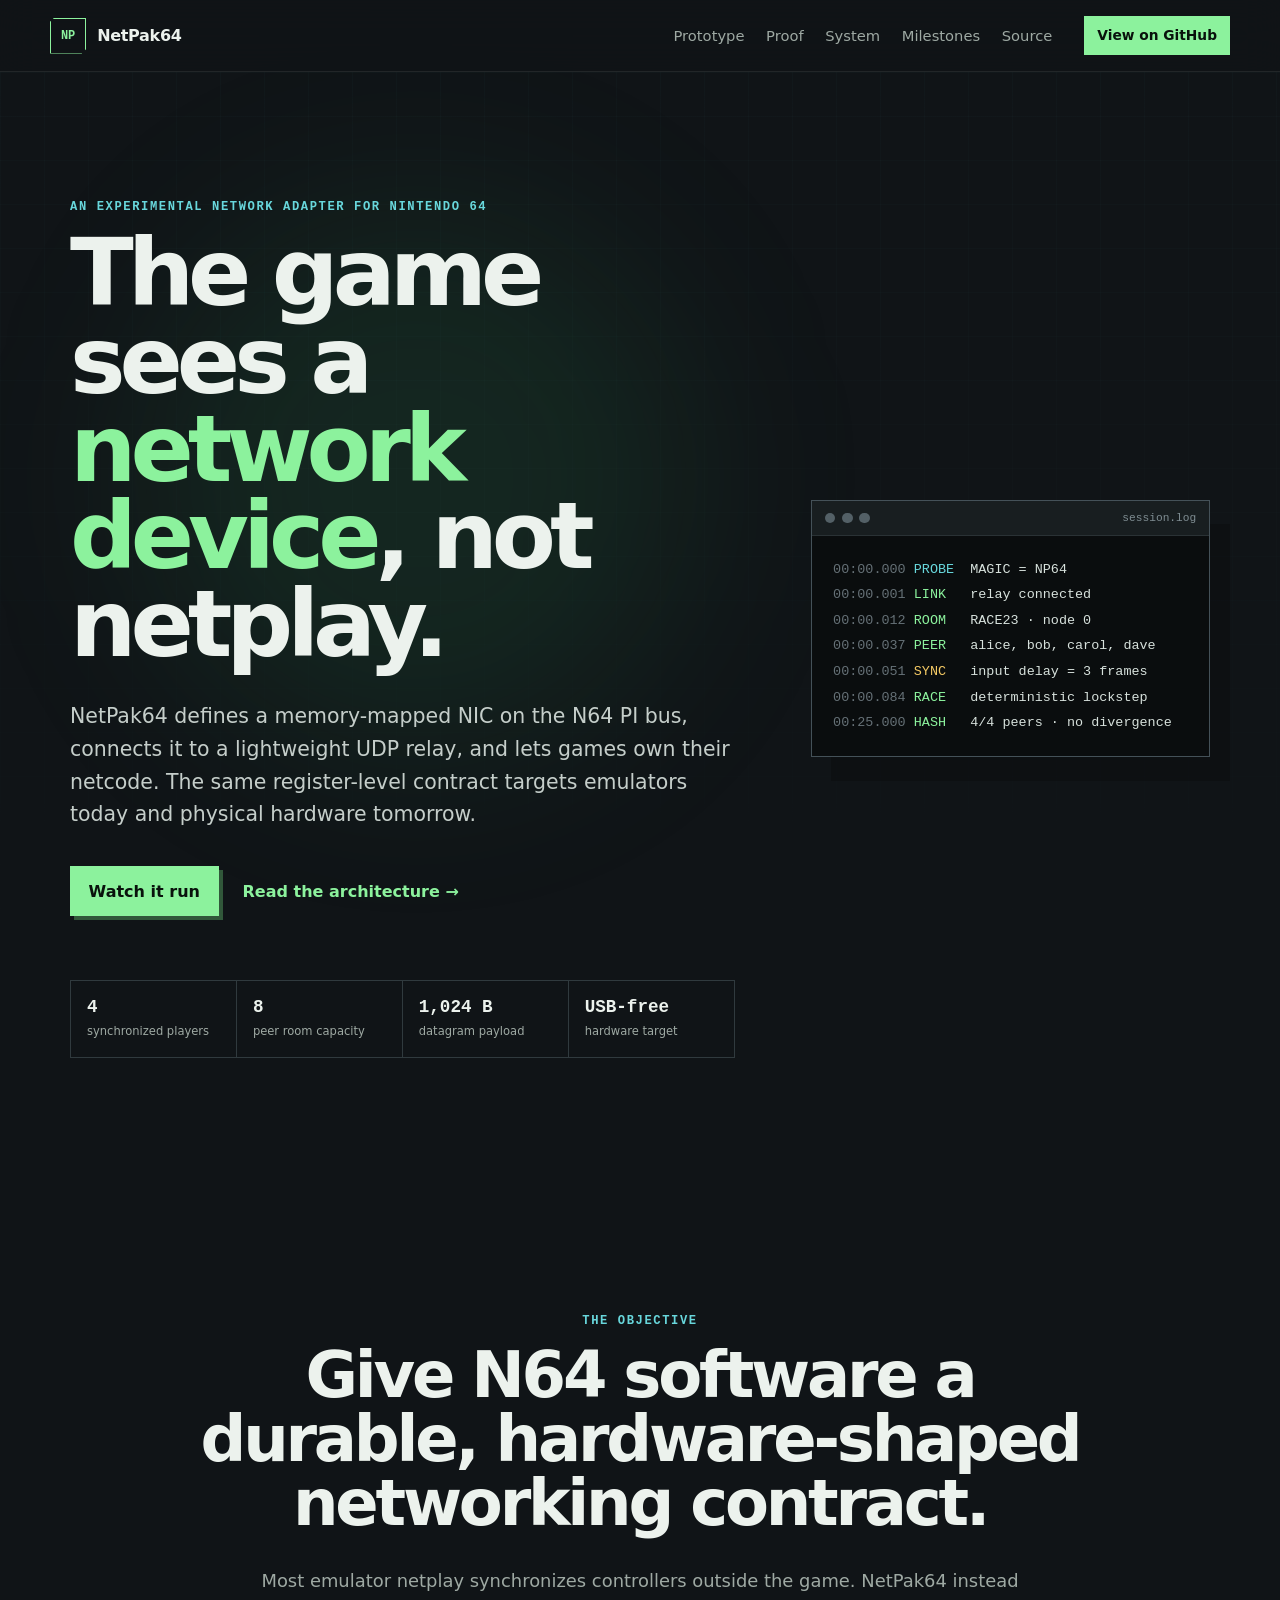
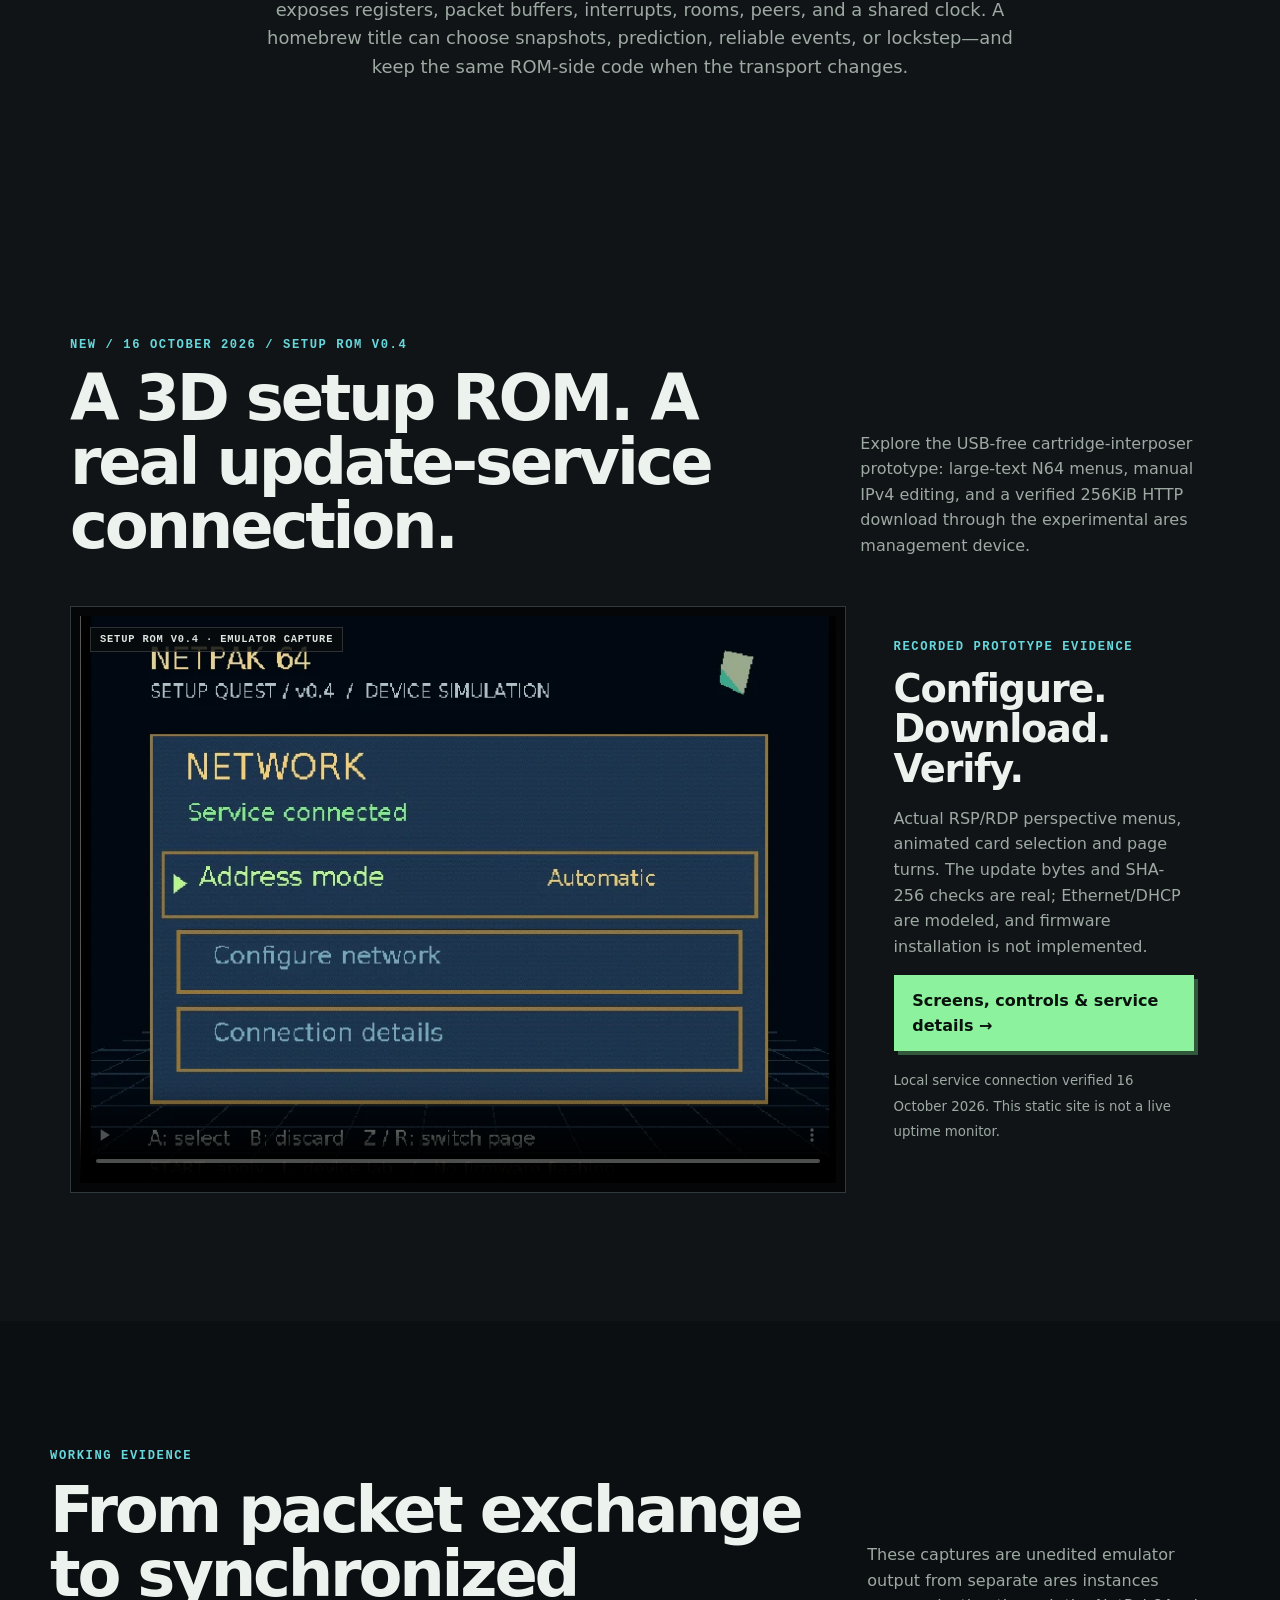
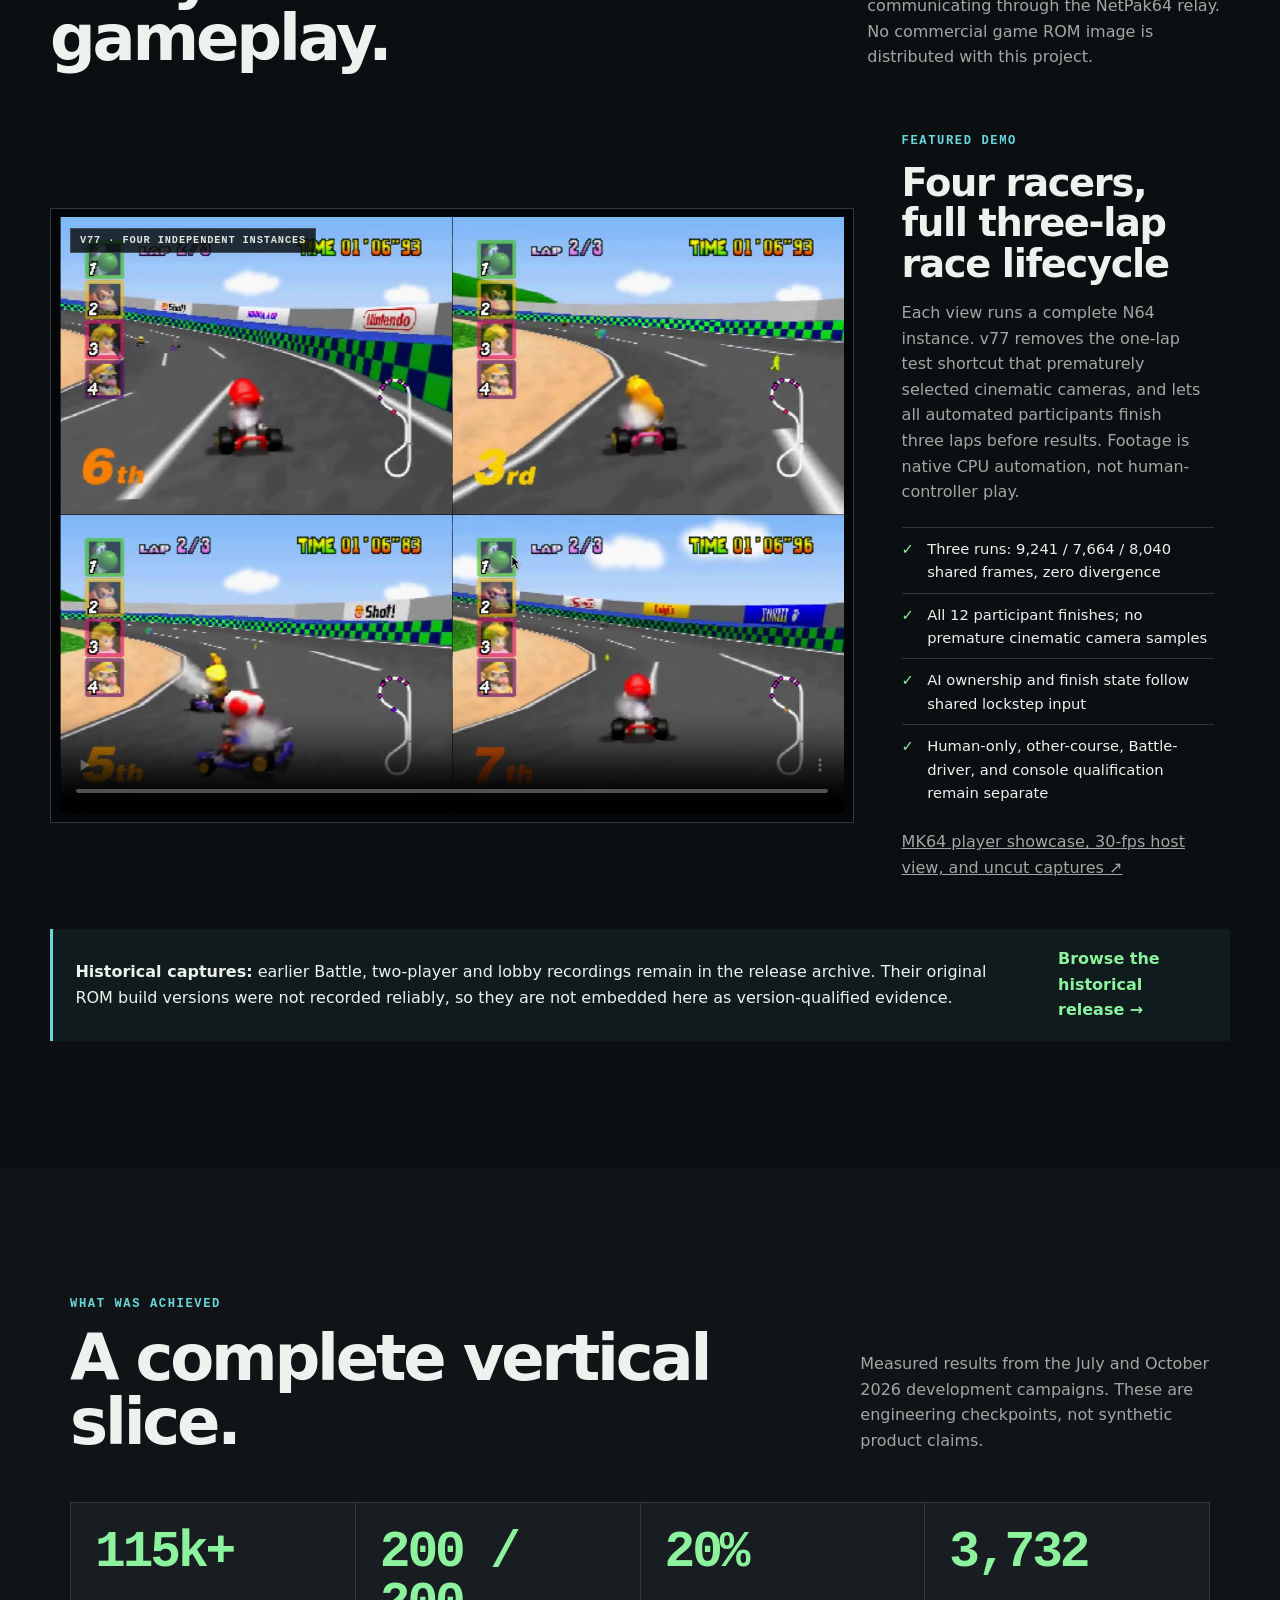
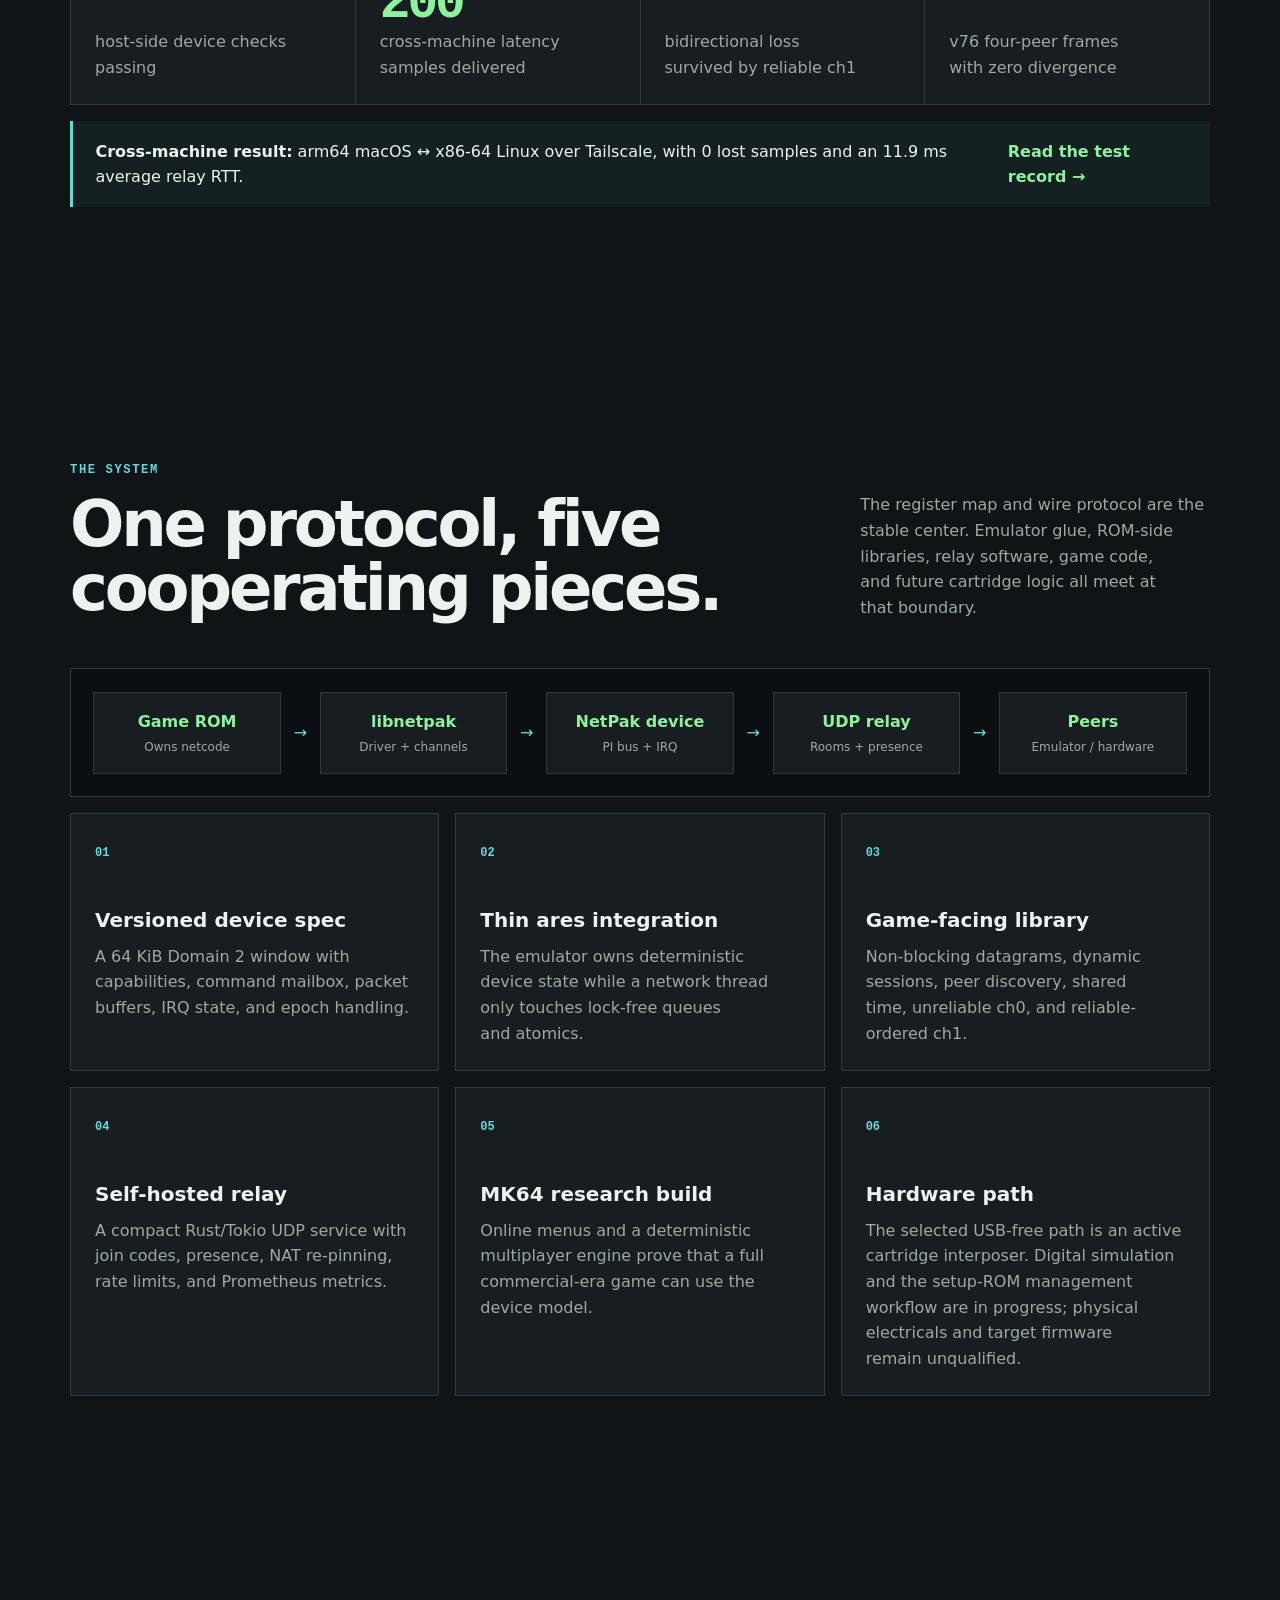
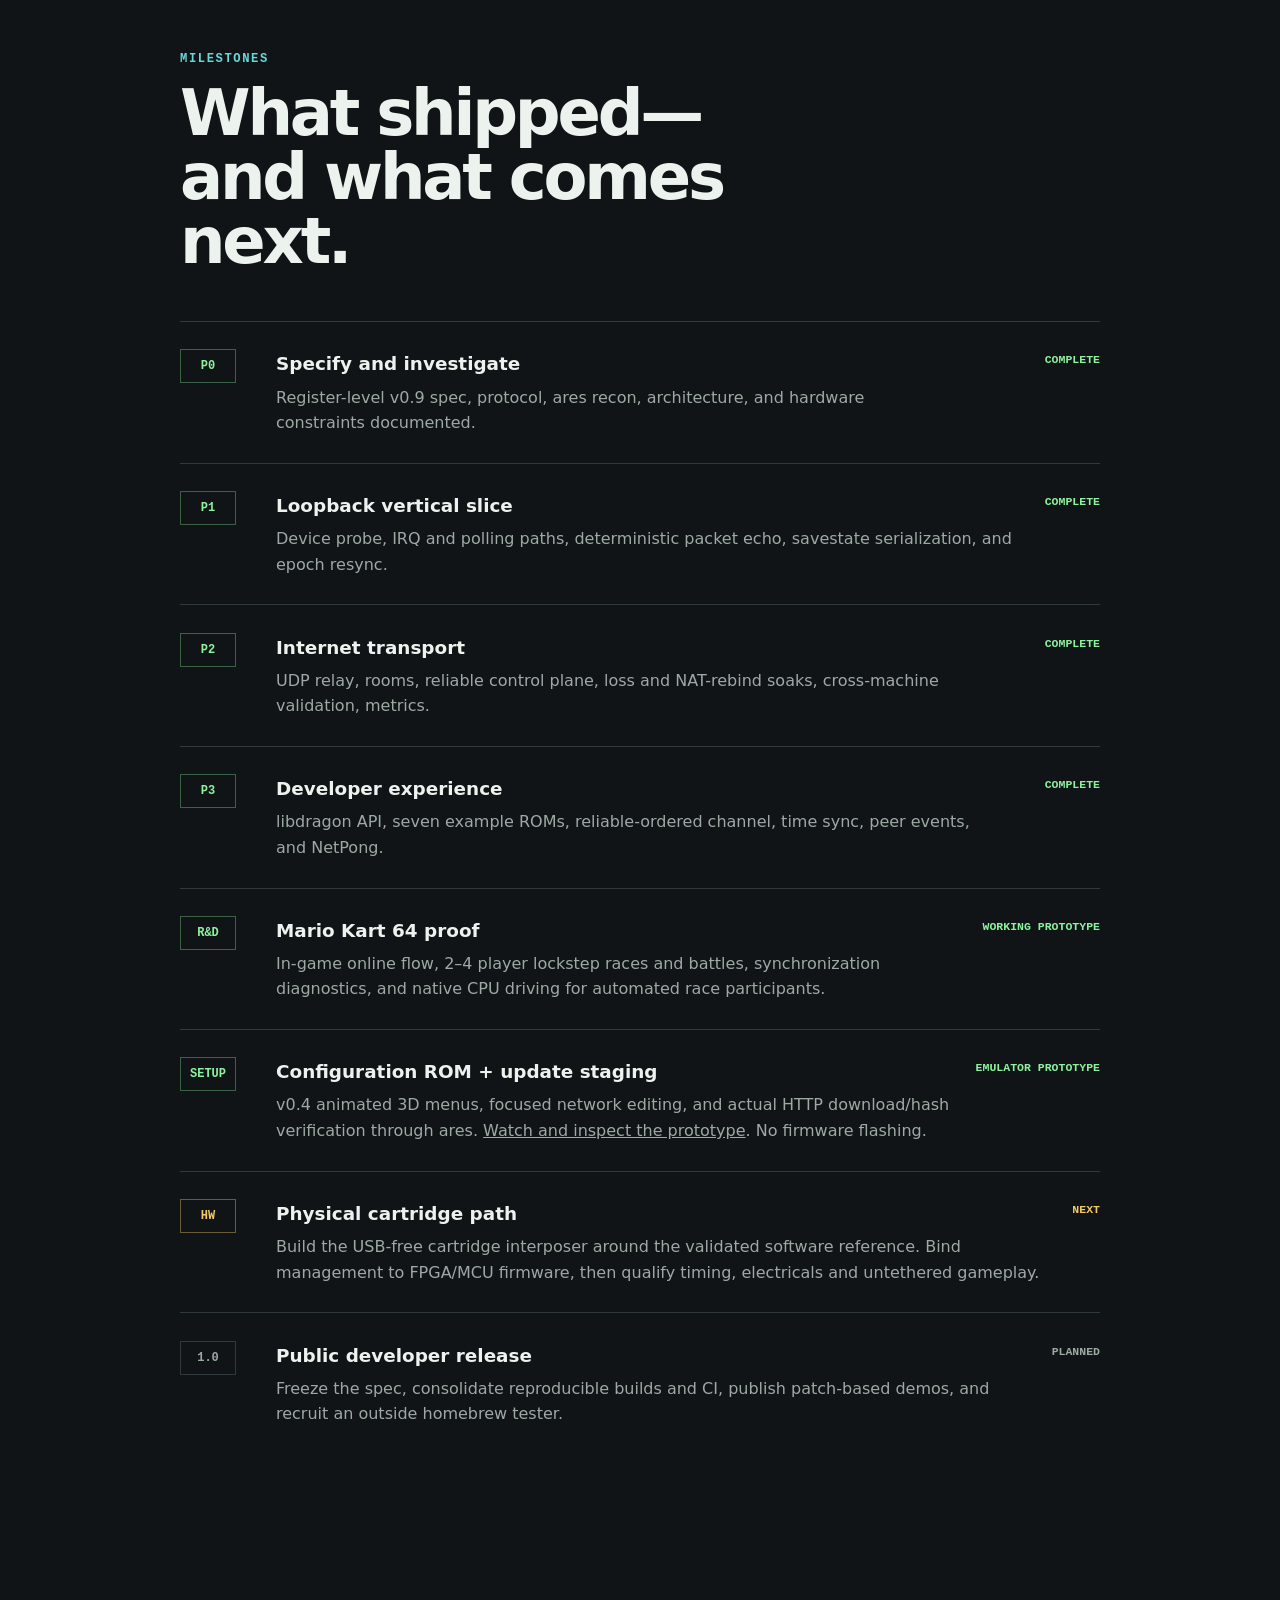
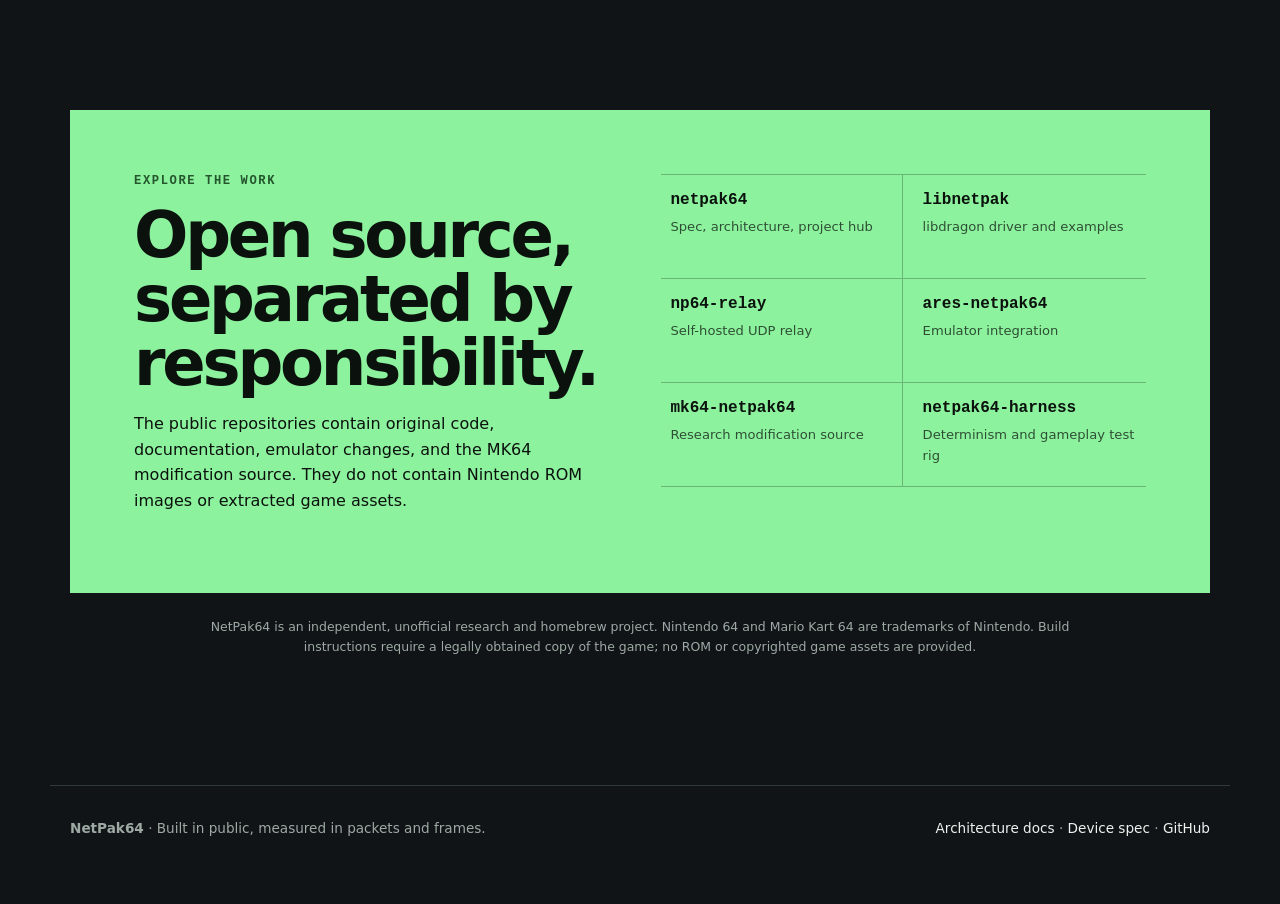
<file: docs/index.html>
<!doctype html>
<html lang="en">
<head>
  <meta charset="utf-8">
  <meta name="viewport" content="width=device-width, initial-scale=1">
  <meta name="description" content="NetPak64 is an experimental memory-mapped network device for Nintendo 64 homebrew, demonstrated with online Mario Kart 64 gameplay.">
  <meta name="theme-color" content="#101417">
  <meta property="og:title" content="NetPak64 — Networked Nintendo 64">
  <meta property="og:description" content="A memory-mapped N64 network device, from register-level spec to synchronized four-player gameplay.">
  <meta property="og:type" content="website">
  <meta property="og:url" content="https://jsuppe.github.io/netpak64/">
  <meta property="og:image" content="https://jsuppe.github.io/netpak64/assets/media/v77-three-lap-race.jpg">
  <meta name="twitter:card" content="summary_large_image">
  <title>NetPak64 — Networked Nintendo 64, from spec to gameplay</title>
  <link rel="stylesheet" href="assets/showcase.css?v=setup-v0.4">
</head>
<body>
  <a class="skip-link" href="#main">Skip to content</a>
  <header class="site-header">
    <a class="brand" href="#top" aria-label="NetPak64 home"><span class="brand-mark" aria-hidden="true">NP</span><span>NetPak64</span></a>
    <nav aria-label="Primary navigation"><a href="prototype.html">Prototype</a><a href="#proof">Proof</a><a href="#system">System</a><a href="#milestones">Milestones</a><a href="#source">Source</a></nav>
    <a class="button button-small" href="https://github.com/jsuppe/netpak64">View on GitHub</a>
  </header>

  <main id="main">
    <section class="hero" id="top">
      <div class="hero-grid" aria-hidden="true"></div>
      <div class="hero-copy reveal">
        <p class="eyebrow">An experimental network adapter for Nintendo 64</p>
        <h1>The game sees a <em>network device</em>, not netplay.</h1>
        <p class="lede">NetPak64 defines a memory-mapped NIC on the N64 PI bus, connects it to a lightweight UDP relay, and lets games own their netcode. The same register-level contract targets emulators today and physical hardware tomorrow.</p>
        <div class="hero-actions"><a class="button" href="#proof">Watch it run</a><a class="text-link" href="web/index.html">Read the architecture <span aria-hidden="true">→</span></a></div>
        <ul class="hero-facts" aria-label="Project highlights">
          <li><strong>4</strong><span>synchronized players</span></li><li><strong>8</strong><span>peer room capacity</span></li><li><strong>1,024 B</strong><span>datagram payload</span></li><li><strong>USB-free</strong><span>hardware target</span></li>
        </ul>
      </div>
      <aside class="hero-console reveal" aria-label="NetPak64 connection sequence">
        <div class="console-bar"><span></span><span></span><span></span><b>session.log</b></div>
        <pre><code><span class="dim">00:00.000</span> <span class="cyan">PROBE</span>  MAGIC = NP64
<span class="dim">00:00.001</span> <span class="green">LINK</span>   relay connected
<span class="dim">00:00.012</span> <span class="green">ROOM</span>   RACE23 · node 0
<span class="dim">00:00.037</span> <span class="green">PEER</span>   alice, bob, carol, dave
<span class="dim">00:00.051</span> <span class="gold">SYNC</span>   input delay = 3 frames
<span class="dim">00:00.084</span> <span class="green">RACE</span>   deterministic lockstep
<span class="dim">00:25.000</span> <span class="green">HASH</span>   4/4 peers · no divergence</code></pre>
      </aside>
    </section>

    <section class="statement section">
      <p class="section-kicker">The objective</p><h2>Give N64 software a durable, hardware-shaped networking contract.</h2>
      <p>Most emulator netplay synchronizes controllers outside the game. NetPak64 instead exposes registers, packet buffers, interrupts, rooms, peers, and a shared clock. A homebrew title can choose snapshots, prediction, reliable events, or lockstep—and keep the same ROM-side code when the transport changes.</p>
    </section>

    <section class="section" id="prototype">
      <div class="section-heading"><div><p class="section-kicker">New / 16 October 2026 / Setup ROM v0.4</p><h2>A 3D setup ROM. A real update-service connection.</h2></div><p>Explore the USB-free cartridge-interposer prototype: large-text N64 menus, manual IPv4 editing, and a verified 256KiB HTTP download through the experimental ares management device.</p></div>
      <article class="featured-demo"><div class="video-shell"><video controls playsinline preload="metadata" poster="assets/media/setup-v0.4/netpak-setup-v0.4-network.webp"><source src="https://github.com/jsuppe/netpak64/releases/download/setup-v0.4/netpak-setup-v0.4-3d-walkthrough.mp4?v=0.4" type="video/mp4"></video><span class="video-label">Setup ROM v0.4 · emulator capture</span></div><div class="demo-copy"><p class="eyebrow">Recorded prototype evidence</p><h3>Configure. Download. Verify.</h3><p>Actual RSP/RDP perspective menus, animated card selection and page turns. The update bytes and SHA-256 checks are real; Ethernet/DHCP are modeled, and firmware installation is not implemented.</p><a class="button" href="prototype.html">Screens, controls &amp; service details →</a><p><small>Local service connection verified 16 October 2026. This static site is not a live uptime monitor.</small></p></div></article>
    </section>

    <section class="section proof" id="proof">
      <div class="section-heading reveal"><div><p class="section-kicker">Working evidence</p><h2>From packet exchange to synchronized gameplay.</h2></div><p>These captures are unedited emulator output from separate ares instances communicating through the NetPak64 relay. No commercial game ROM image is distributed with this project.</p></div>
      <article class="featured-demo reveal">
        <div class="video-shell">
          <video controls playsinline preload="metadata" poster="assets/media/v77-three-lap-race.jpg"><source src="https://github.com/jsuppe/netpak64/releases/download/showcase-v77/netpak64-v77-four-peer-race.mp4" type="video/mp4">Your browser cannot play this demo. <a href="https://github.com/jsuppe/netpak64/releases/tag/showcase-v77">Download it here</a>.</video>
          <span class="video-label">v77 · four independent instances</span>
        </div>
        <div class="demo-copy"><p class="eyebrow">Featured demo</p><h3>Four racers, full three-lap race lifecycle</h3><p>Each view runs a complete N64 instance. v77 removes the one-lap test shortcut that prematurely selected cinematic cameras, and lets all automated participants finish three laps before results. Footage is native CPU automation, not human-controller play.</p>
          <ul class="check-list"><li>Three runs: 9,241 / 7,664 / 8,040 shared frames, zero divergence</li><li>All 12 participant finishes; no premature cinematic camera samples</li><li>AI ownership and finish state follow shared lockstep input</li><li>Human-only, other-course, Battle-driver, and console qualification remain separate</li></ul><p><a href="https://jsuppe.github.io/mk64-online/">MK64 player showcase, 30-fps host view, and uncut captures ↗</a></p>
        </div>
      </article>
      <div class="evidence-note"><p><strong>Historical captures:</strong> earlier Battle, two-player and lobby recordings remain in the release archive. Their original ROM build versions were not recorded reliably, so they are not embedded here as version-qualified evidence.</p><a class="text-link" href="https://github.com/jsuppe/netpak64/releases/tag/showcase-2026-10-12">Browse the historical release →</a></div>
    </section>

    <section class="section outcomes" aria-labelledby="outcomes-title">
      <div class="section-heading reveal"><div><p class="section-kicker">What was achieved</p><h2 id="outcomes-title">A complete vertical slice.</h2></div><p>Measured results from the July and October 2026 development campaigns. These are engineering checkpoints, not synthetic product claims.</p></div>
      <div class="metric-grid"><article class="metric reveal"><strong>115k+</strong><span>host-side device checks passing</span></article><article class="metric reveal"><strong>200 / 200</strong><span>cross-machine latency samples delivered</span></article><article class="metric reveal"><strong>20%</strong><span>bidirectional loss survived by reliable ch1</span></article><article class="metric reveal"><strong>3,732</strong><span>v76 four-peer frames with zero divergence</span></article></div>
      <div class="evidence-note reveal"><p><strong>Cross-machine result:</strong> arm64 macOS ↔ x86-64 Linux over Tailscale, with 0 lost samples and an 11.9 ms average relay RTT.</p><a class="text-link" href="https://github.com/jsuppe/netpak64/blob/master/ROADMAP.md">Read the test record <span aria-hidden="true">→</span></a></div>
    </section>

    <section class="section system" id="system">
      <div class="section-heading reveal"><div><p class="section-kicker">The system</p><h2>One protocol, five cooperating pieces.</h2></div><p>The register map and wire protocol are the stable center. Emulator glue, ROM-side libraries, relay software, game code, and future cartridge logic all meet at that boundary.</p></div>
      <div class="pipeline reveal" role="img" aria-label="Game ROM communicates through libnetpak to a memory-mapped NetPak64 device, then through a UDP relay to other emulators or future physical hardware"><div><b>Game ROM</b><span>Owns netcode</span></div><i aria-hidden="true">→</i><div><b>libnetpak</b><span>Driver + channels</span></div><i aria-hidden="true">→</i><div><b>NetPak device</b><span>PI bus + IRQ</span></div><i aria-hidden="true">→</i><div><b>UDP relay</b><span>Rooms + presence</span></div><i aria-hidden="true">→</i><div><b>Peers</b><span>Emulator / hardware</span></div></div>
      <div class="capability-grid">
        <article class="reveal"><span>01</span><h3>Versioned device spec</h3><p>A 64 KiB Domain 2 window with capabilities, command mailbox, packet buffers, IRQ state, and epoch handling.</p></article>
        <article class="reveal"><span>02</span><h3>Thin ares integration</h3><p>The emulator owns deterministic device state while a network thread only touches lock-free queues and atomics.</p></article>
        <article class="reveal"><span>03</span><h3>Game-facing library</h3><p>Non-blocking datagrams, dynamic sessions, peer discovery, shared time, unreliable ch0, and reliable-ordered ch1.</p></article>
        <article class="reveal"><span>04</span><h3>Self-hosted relay</h3><p>A compact Rust/Tokio UDP service with join codes, presence, NAT re-pinning, rate limits, and Prometheus metrics.</p></article>
        <article class="reveal"><span>05</span><h3>MK64 research build</h3><p>Online menus and a deterministic multiplayer engine prove that a full commercial-era game can use the device model.</p></article>
        <article class="reveal"><span>06</span><h3>Hardware path</h3><p>The selected USB-free path is an active cartridge interposer. Digital simulation and the setup-ROM management workflow are in progress; physical electricals and target firmware remain unqualified.</p></article>
      </div>
    </section>

    <section class="section milestones" id="milestones">
      <div class="section-heading reveal"><div><p class="section-kicker">Milestones</p><h2>What shipped—and what comes next.</h2></div></div>
      <ol class="timeline">
        <li class="done reveal"><span>P0</span><div><h3>Specify and investigate</h3><p>Register-level v0.9 spec, protocol, ares recon, architecture, and hardware constraints documented.</p></div><b>Complete</b></li>
        <li class="done reveal"><span>P1</span><div><h3>Loopback vertical slice</h3><p>Device probe, IRQ and polling paths, deterministic packet echo, savestate serialization, and epoch resync.</p></div><b>Complete</b></li>
        <li class="done reveal"><span>P2</span><div><h3>Internet transport</h3><p>UDP relay, rooms, reliable control plane, loss and NAT-rebind soaks, cross-machine validation, metrics.</p></div><b>Complete</b></li>
        <li class="done reveal"><span>P3</span><div><h3>Developer experience</h3><p>libdragon API, seven example ROMs, reliable-ordered channel, time sync, peer events, and NetPong.</p></div><b>Complete</b></li>
        <li class="done reveal"><span>R&amp;D</span><div><h3>Mario Kart 64 proof</h3><p>In-game online flow, 2–4 player lockstep races and battles, synchronization diagnostics, and native CPU driving for automated race participants.</p></div><b>Working prototype</b></li>
        <li class="done reveal"><span>SETUP</span><div><h3>Configuration ROM + update staging</h3><p>v0.4 animated 3D menus, focused network editing, and actual HTTP download/hash verification through ares. <a href="prototype.html">Watch and inspect the prototype</a>. No firmware flashing.</p></div><b>Emulator prototype</b></li>
        <li class="active reveal"><span>HW</span><div><h3>Physical cartridge path</h3><p>Build the USB-free cartridge interposer around the validated software reference. Bind management to FPGA/MCU firmware, then qualify timing, electricals and untethered gameplay.</p></div><b>Next</b></li>
        <li class="future reveal"><span>1.0</span><div><h3>Public developer release</h3><p>Freeze the spec, consolidate reproducible builds and CI, publish patch-based demos, and recruit an outside homebrew tester.</p></div><b>Planned</b></li>
      </ol>
    </section>

    <section class="section source" id="source">
      <div class="source-panel reveal"><div><p class="section-kicker">Explore the work</p><h2>Open source, separated by responsibility.</h2><p>The public repositories contain original code, documentation, emulator changes, and the MK64 modification source. They do not contain Nintendo ROM images or extracted game assets.</p></div>
        <div class="repo-list"><a href="https://github.com/jsuppe/netpak64"><b>netpak64</b><span>Spec, architecture, project hub</span></a><a href="https://github.com/jsuppe/libnetpak"><b>libnetpak</b><span>libdragon driver and examples</span></a><a href="https://github.com/jsuppe/np64-relay"><b>np64-relay</b><span>Self-hosted UDP relay</span></a><a href="https://github.com/jsuppe/ares-netpak64"><b>ares-netpak64</b><span>Emulator integration</span></a><a href="https://github.com/jsuppe/mk64-netpak64"><b>mk64-netpak64</b><span>Research modification source</span></a><a href="https://github.com/jsuppe/netpak64-harness"><b>netpak64-harness</b><span>Determinism and gameplay test rig</span></a></div>
      </div>
      <p class="legal">NetPak64 is an independent, unofficial research and homebrew project. Nintendo 64 and Mario Kart 64 are trademarks of Nintendo. Build instructions require a legally obtained copy of the game; no ROM or copyrighted game assets are provided.</p>
    </section>
  </main>
  <footer><p><strong>NetPak64</strong> · Built in public, measured in packets and frames.</p><p><a href="web/index.html">Architecture docs</a> · <a href="https://github.com/jsuppe/netpak64/blob/master/netpak-spec.md">Device spec</a> · <a href="https://github.com/jsuppe/netpak64">GitHub</a></p></footer>
  <script src="assets/showcase.js"></script>
</body>
</html>
</file>
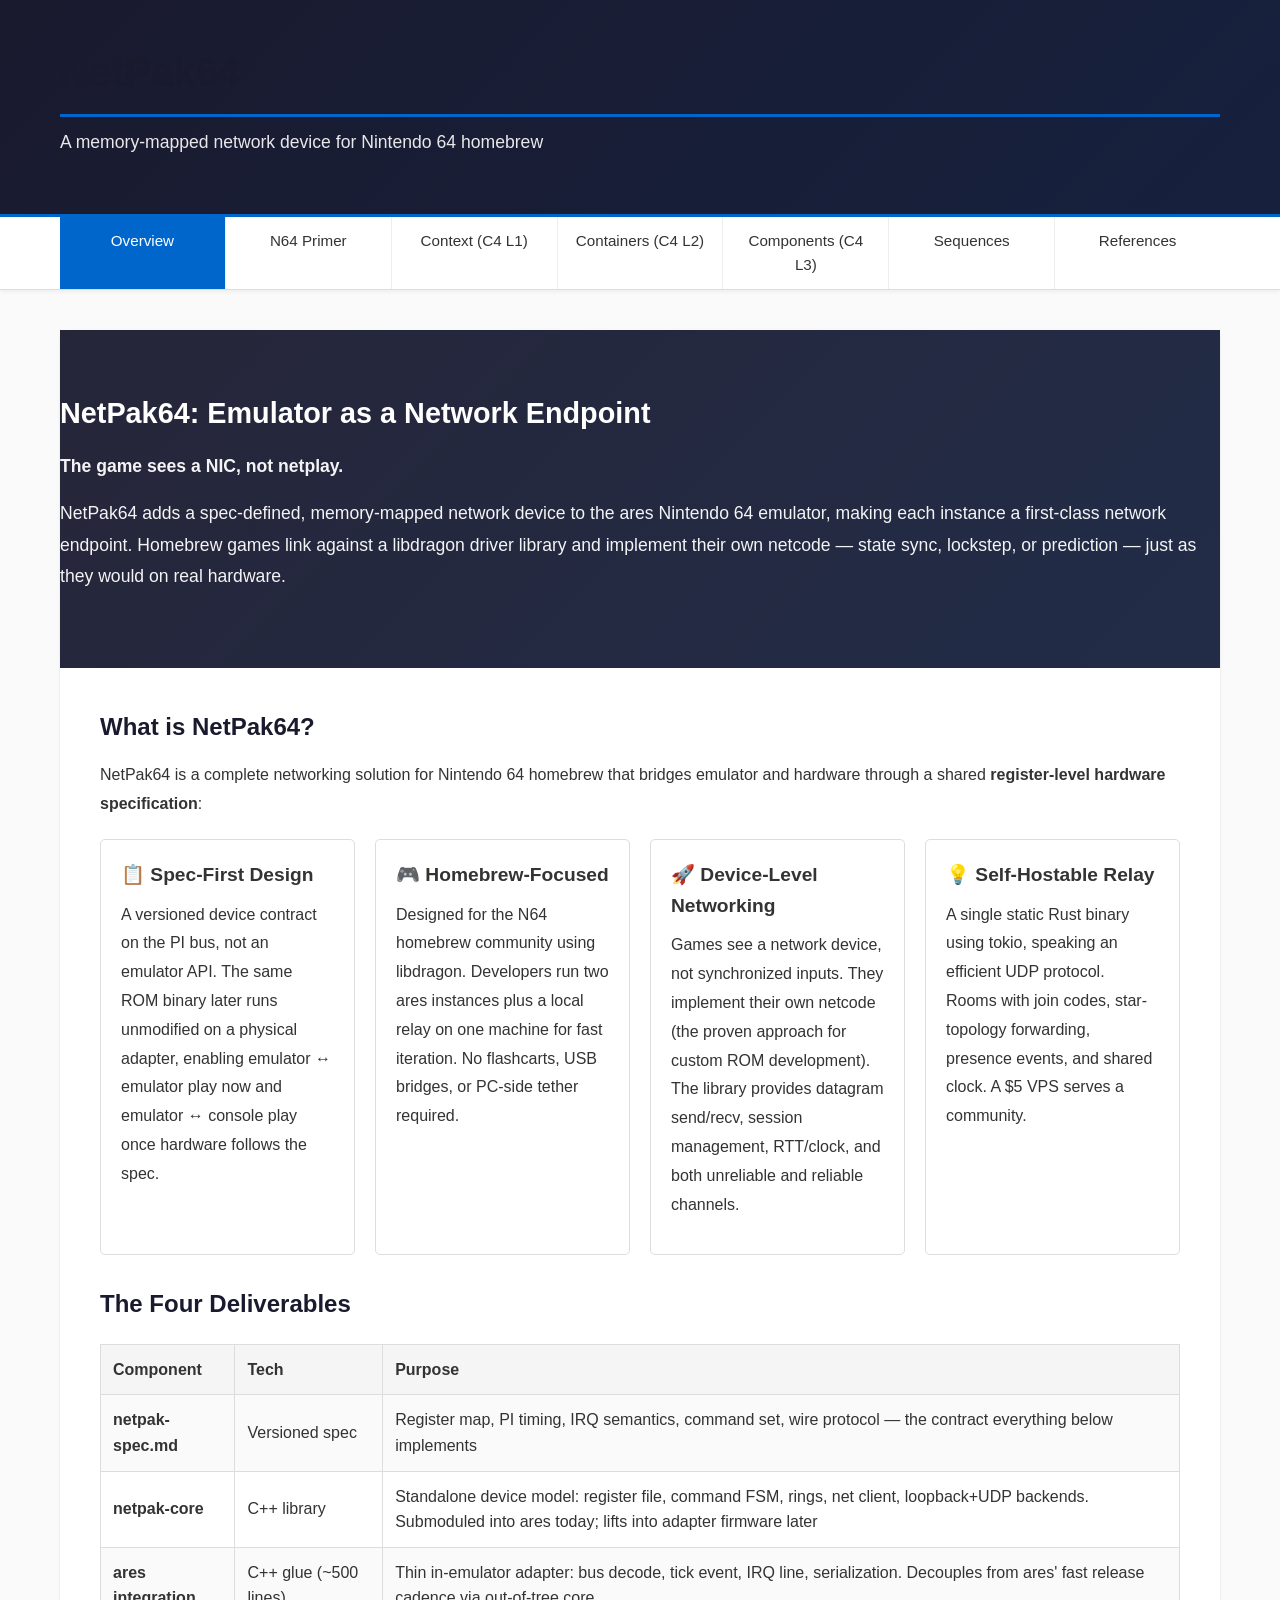
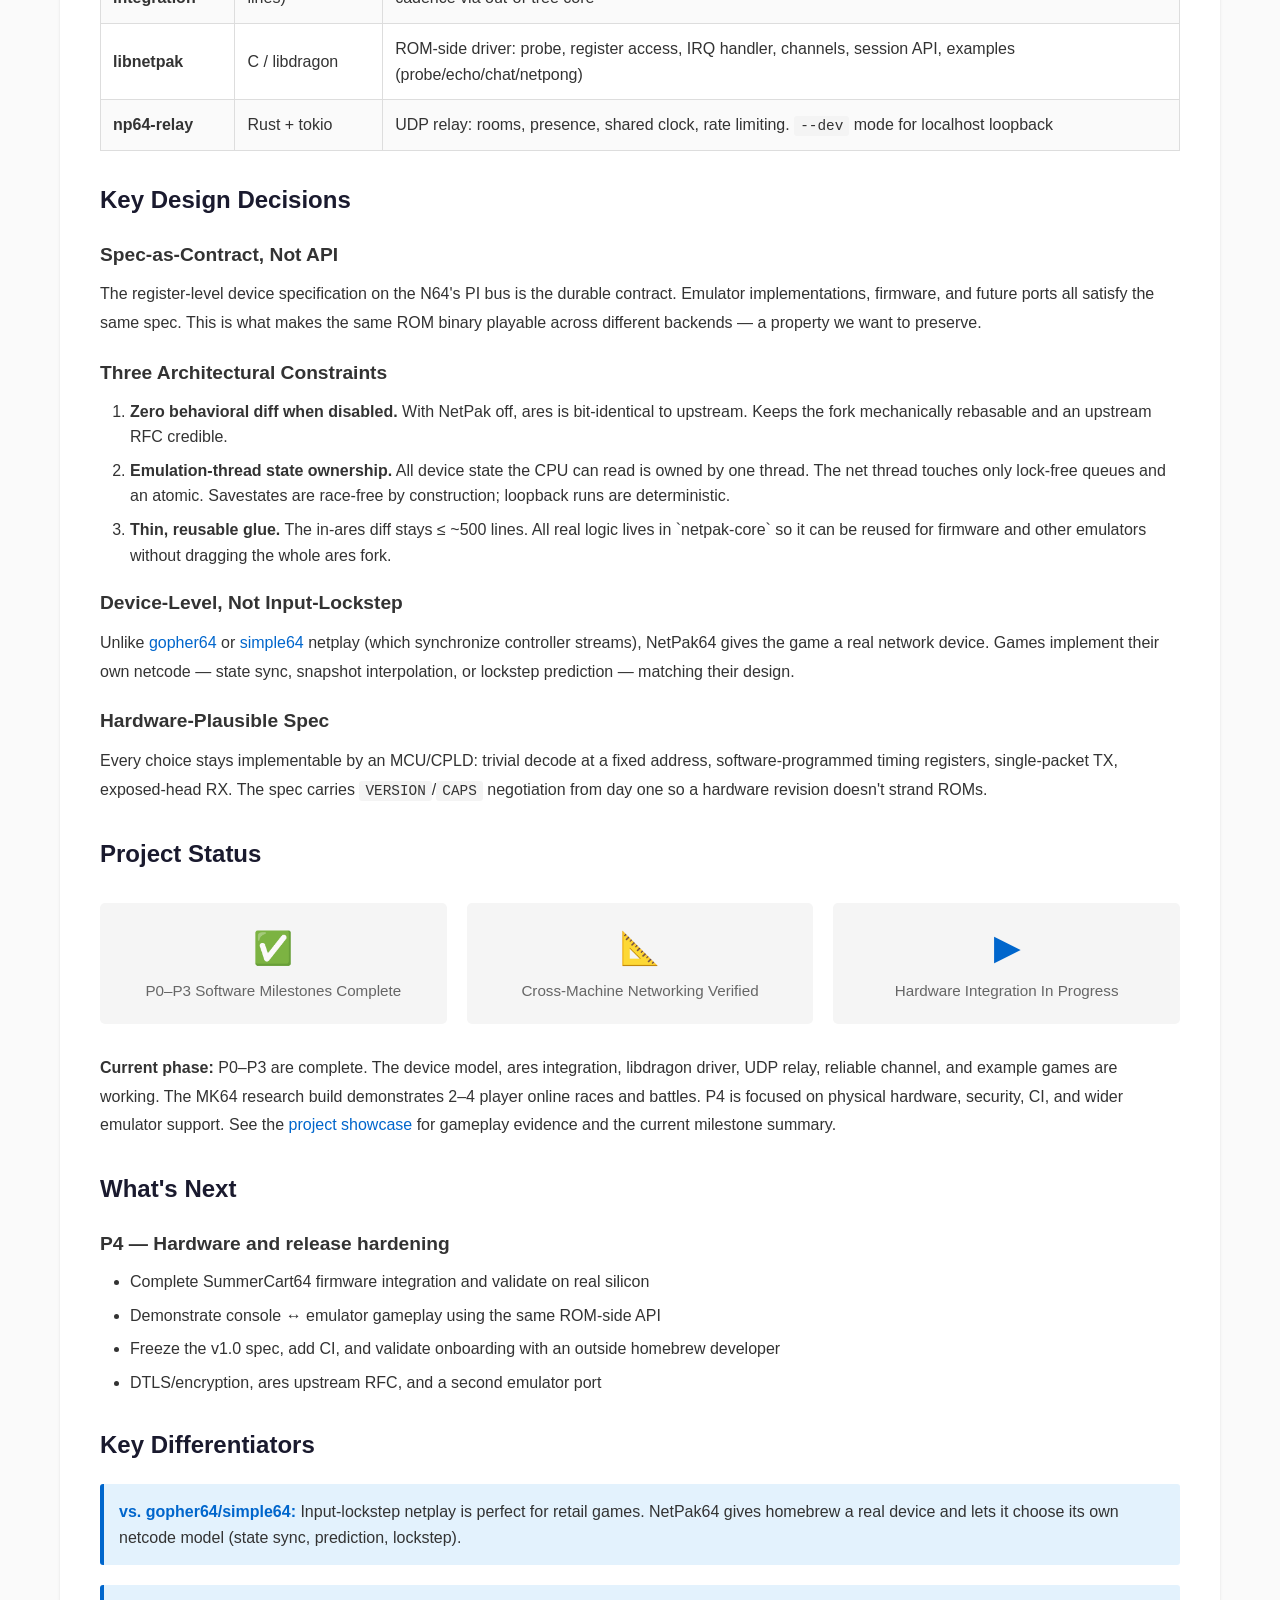
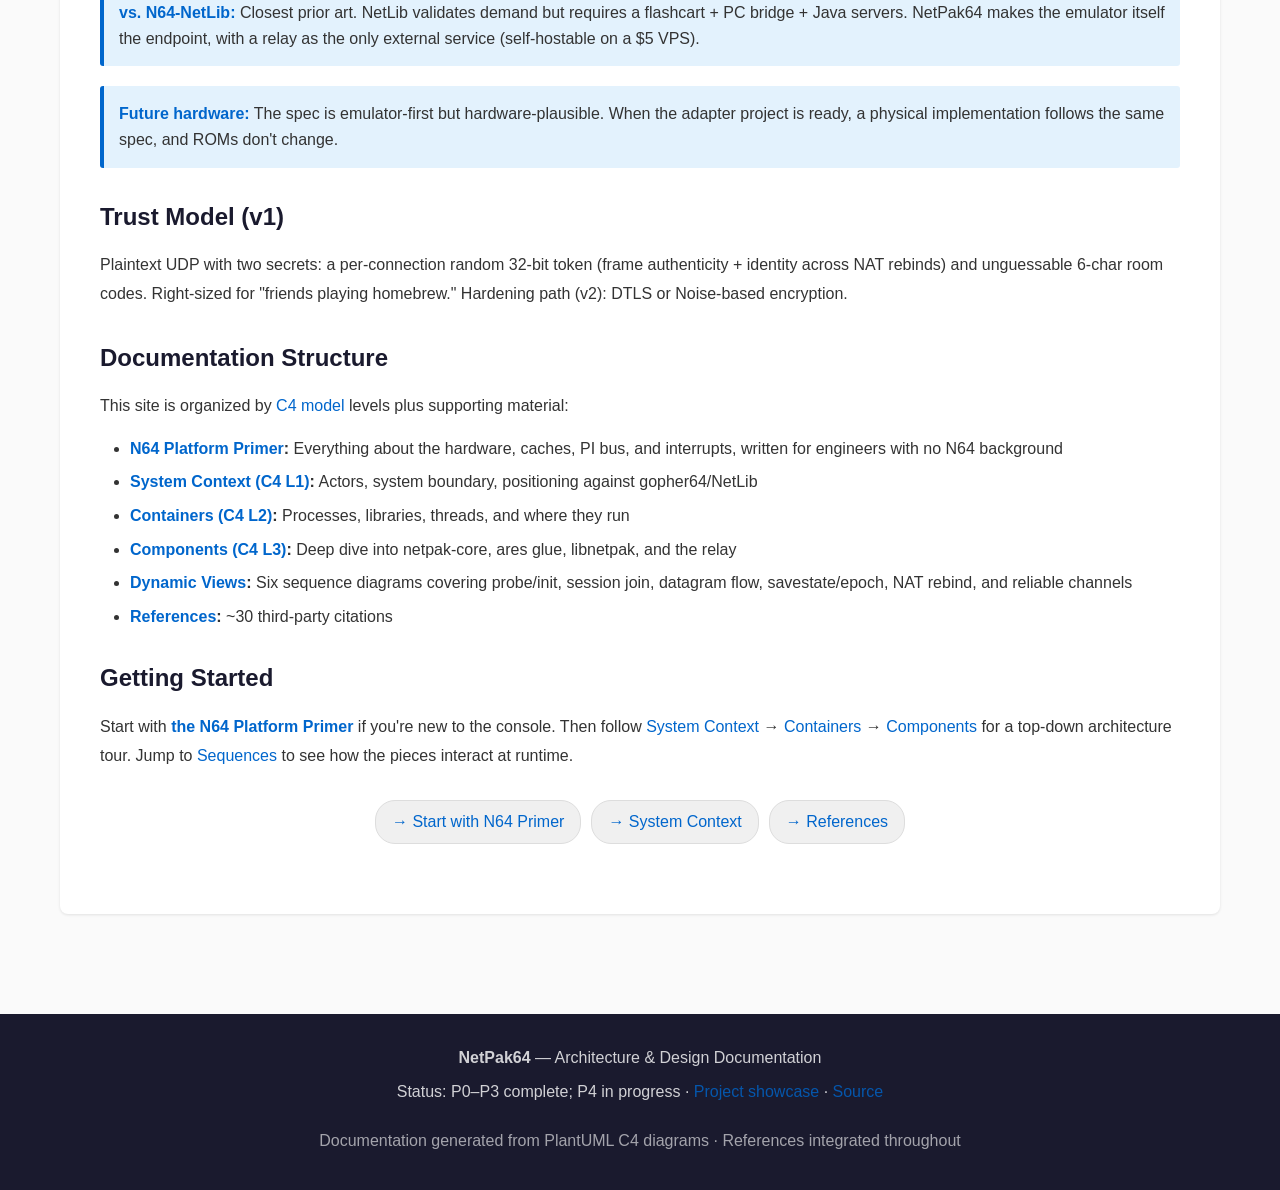
<file: docs/web/index.html>
<!DOCTYPE html>
<html lang="en">
<head>
  <meta charset="UTF-8">
  <meta name="viewport" content="width=device-width, initial-scale=1.0">
  <title>NetPak64 — Architecture & Documentation</title>
  <link rel="stylesheet" href="assets/style.css">
</head>
<body>
  <header>
    <div class="container">
      <h1>NetPak64</h1>
      <p>A memory-mapped network device for Nintendo 64 homebrew</p>
    </div>
  </header>

  <nav>
    <div class="container">
      <a href="index.html" class="active">Overview</a>
      <a href="00-primer.html">N64 Primer</a>
      <a href="01-context.html">Context (C4 L1)</a>
      <a href="02-containers.html">Containers (C4 L2)</a>
      <a href="03-components.html">Components (C4 L3)</a>
      <a href="04-dynamic.html">Sequences</a>
      <a href="05-references.html">References</a>
    </div>
  </nav>

  <main>
    <div class="container">
      <div class="content">
        <div class="intro-hero">
          <h2>NetPak64: Emulator as a Network Endpoint</h2>
          <p><strong>The game sees a NIC, not netplay.</strong></p>
          <p>NetPak64 adds a spec-defined, memory-mapped network device to the ares Nintendo 64 emulator, making each instance a first-class network endpoint. Homebrew games link against a libdragon driver library and implement their own netcode — state sync, lockstep, or prediction — just as they would on real hardware.</p>
        </div>

        <h2>What is NetPak64?</h2>
        <p>NetPak64 is a complete networking solution for Nintendo 64 homebrew that bridges emulator and hardware through a shared <strong>register-level hardware specification</strong>:</p>

        <div class="grid">
          <div class="card">
            <h3>📋 Spec-First Design</h3>
            <p>A versioned device contract on the PI bus, not an emulator API. The same ROM binary later runs unmodified on a physical adapter, enabling emulator ↔ emulator play now and emulator ↔ console play once hardware follows the spec.</p>
          </div>
          <div class="card">
            <h3>🎮 Homebrew-Focused</h3>
            <p>Designed for the N64 homebrew community using libdragon. Developers run two ares instances plus a local relay on one machine for fast iteration. No flashcarts, USB bridges, or PC-side tether required.</p>
          </div>
          <div class="card">
            <h3>🚀 Device-Level Networking</h3>
            <p>Games see a network device, not synchronized inputs. They implement their own netcode (the proven approach for custom ROM development). The library provides datagram send/recv, session management, RTT/clock, and both unreliable and reliable channels.</p>
          </div>
          <div class="card">
            <h3>💡 Self-Hostable Relay</h3>
            <p>A single static Rust binary using tokio, speaking an efficient UDP protocol. Rooms with join codes, star-topology forwarding, presence events, and shared clock. A $5 VPS serves a community.</p>
          </div>
        </div>

        <h2>The Four Deliverables</h2>
        <table>
          <tr>
            <th>Component</th>
            <th>Tech</th>
            <th>Purpose</th>
          </tr>
          <tr>
            <td><strong>netpak-spec.md</strong></td>
            <td>Versioned spec</td>
            <td>Register map, PI timing, IRQ semantics, command set, wire protocol — the contract everything below implements</td>
          </tr>
          <tr>
            <td><strong>netpak-core</strong></td>
            <td>C++ library</td>
            <td>Standalone device model: register file, command FSM, rings, net client, loopback+UDP backends. Submoduled into ares today; lifts into adapter firmware later</td>
          </tr>
          <tr>
            <td><strong>ares integration</strong></td>
            <td>C++ glue (~500 lines)</td>
            <td>Thin in-emulator adapter: bus decode, tick event, IRQ line, serialization. Decouples from ares' fast release cadence via out-of-tree core</td>
          </tr>
          <tr>
            <td><strong>libnetpak</strong></td>
            <td>C / libdragon</td>
            <td>ROM-side driver: probe, register access, IRQ handler, channels, session API, examples (probe/echo/chat/netpong)</td>
          </tr>
          <tr>
            <td><strong>np64-relay</strong></td>
            <td>Rust + tokio</td>
            <td>UDP relay: rooms, presence, shared clock, rate limiting. <code>--dev</code> mode for localhost loopback</td>
          </tr>
        </table>

        <h2>Key Design Decisions</h2>

        <h3>Spec-as-Contract, Not API</h3>
        <p>The register-level device specification on the N64's PI bus is the durable contract. Emulator implementations, firmware, and future ports all satisfy the same spec. This is what makes the same ROM binary playable across different backends — a property we want to preserve.</p>

        <h3>Three Architectural Constraints</h3>
        <ol>
          <li><strong>Zero behavioral diff when disabled.</strong> With NetPak off, ares is bit-identical to upstream. Keeps the fork mechanically rebasable and an upstream RFC credible.</li>
          <li><strong>Emulation-thread state ownership.</strong> All device state the CPU can read is owned by one thread. The net thread touches only lock-free queues and an atomic. Savestates are race-free by construction; loopback runs are deterministic.</li>
          <li><strong>Thin, reusable glue.</strong> The in-ares diff stays ≤ ~500 lines. All real logic lives in `netpak-core` so it can be reused for firmware and other emulators without dragging the whole ares fork.</li>
        </ol>

        <h3>Device-Level, Not Input-Lockstep</h3>
        <p>Unlike <a href="https://github.com/gopher64/gopher64">gopher64</a> or <a href="https://github.com/simple64/simple64">simple64</a> netplay (which synchronize controller streams), NetPak64 gives the game a real network device. Games implement their own netcode — state sync, snapshot interpolation, or lockstep prediction — matching their design.</p>

        <h3>Hardware-Plausible Spec</h3>
        <p>Every choice stays implementable by an MCU/CPLD: trivial decode at a fixed address, software-programmed timing registers, single-packet TX, exposed-head RX. The spec carries <code>VERSION</code>/<code>CAPS</code> negotiation from day one so a hardware revision doesn't strand ROMs.</p>

        <h2>Project Status</h2>

        <div class="stats">
          <div class="stat">
            <div class="stat-number">✅</div>
            <div class="stat-label">P0–P3 Software Milestones Complete</div>
          </div>
          <div class="stat">
            <div class="stat-number">📐</div>
            <div class="stat-label">Cross-Machine Networking Verified</div>
          </div>
          <div class="stat">
            <div class="stat-number">▶</div>
            <div class="stat-label">Hardware Integration In Progress</div>
          </div>
        </div>

        <p><strong>Current phase:</strong> P0–P3 are complete. The device model,
        ares integration, libdragon driver, UDP relay, reliable channel, and
        example games are working. The MK64 research build demonstrates 2–4
        player online races and battles. P4 is focused on physical hardware,
        security, CI, and wider emulator support. See the
        <a href="../index.html">project showcase</a> for gameplay evidence and
        the current milestone summary.</p>

        <h2>What's Next</h2>

        <h3>P4 — Hardware and release hardening</h3>
        <ul>
          <li>Complete SummerCart64 firmware integration and validate on real silicon</li>
          <li>Demonstrate console ↔ emulator gameplay using the same ROM-side API</li>
          <li>Freeze the v1.0 spec, add CI, and validate onboarding with an outside homebrew developer</li>
          <li>DTLS/encryption, ares upstream RFC, and a second emulator port</li>
        </ul>

        <h2>Key Differentiators</h2>

        <div class="callout">
          <strong>vs. gopher64/simple64:</strong> Input-lockstep netplay is perfect for retail games. NetPak64 gives homebrew a real device and lets it choose its own netcode model (state sync, prediction, lockstep).
        </div>

        <div class="callout">
          <strong>vs. N64-NetLib:</strong> Closest prior art. NetLib validates demand but requires a flashcart + PC bridge + Java servers. NetPak64 makes the emulator itself the endpoint, with a relay as the only external service (self-hostable on a $5 VPS).
        </div>

        <div class="callout">
          <strong>Future hardware:</strong> The spec is emulator-first but hardware-plausible. When the adapter project is ready, a physical implementation follows the same spec, and ROMs don't change.
        </div>

        <h2>Trust Model (v1)</h2>
        <p>Plaintext UDP with two secrets: a per-connection random 32-bit token (frame authenticity + identity across NAT rebinds) and unguessable 6-char room codes. Right-sized for "friends playing homebrew." Hardening path (v2): DTLS or Noise-based encryption.</p>

        <h2>Documentation Structure</h2>
        <p>This site is organized by <a href="https://c4model.com/">C4 model</a> levels plus supporting material:</p>
        <ul>
          <li><strong><a href="00-primer.html">N64 Platform Primer</a>:</strong> Everything about the hardware, caches, PI bus, and interrupts, written for engineers with no N64 background</li>
          <li><strong><a href="01-context.html">System Context (C4 L1)</a>:</strong> Actors, system boundary, positioning against gopher64/NetLib</li>
          <li><strong><a href="02-containers.html">Containers (C4 L2)</a>:</strong> Processes, libraries, threads, and where they run</li>
          <li><strong><a href="03-components.html">Components (C4 L3)</a>:</strong> Deep dive into netpak-core, ares glue, libnetpak, and the relay</li>
          <li><strong><a href="04-dynamic.html">Dynamic Views</a>:</strong> Six sequence diagrams covering probe/init, session join, datagram flow, savestate/epoch, NAT rebind, and reliable channels</li>
          <li><strong><a href="05-references.html">References</a>:</strong> ~30 third-party citations</li>
        </ul>

        <h2>Getting Started</h2>
        <p>Start with <a href="00-primer.html"><strong>the N64 Platform Primer</strong></a> if you're new to the console. Then follow <a href="01-context.html">System Context</a> → <a href="02-containers.html">Containers</a> → <a href="03-components.html">Components</a> for a top-down architecture tour. Jump to <a href="04-dynamic.html">Sequences</a> to see how the pieces interact at runtime.</p>

        <div class="section-nav">
          <a href="00-primer.html">→ Start with N64 Primer</a>
          <a href="01-context.html">→ System Context</a>
          <a href="05-references.html">→ References</a>
        </div>
      </div>
    </div>
  </main>

  <footer>
    <div class="container">
      <p><strong>NetPak64</strong> — Architecture & Design Documentation</p>
      <p>Status: P0–P3 complete; P4 in progress · <a href="../index.html" style="color: #0066cc;">Project showcase</a> · <a href="https://github.com/jsuppe/netpak64" style="color: #0066cc;">Source</a></p>
      <p style="margin-top: 20px; opacity: 0.6;">Documentation generated from PlantUML C4 diagrams · References integrated throughout</p>
    </div>
  </footer>
</body>
</html>
</file>
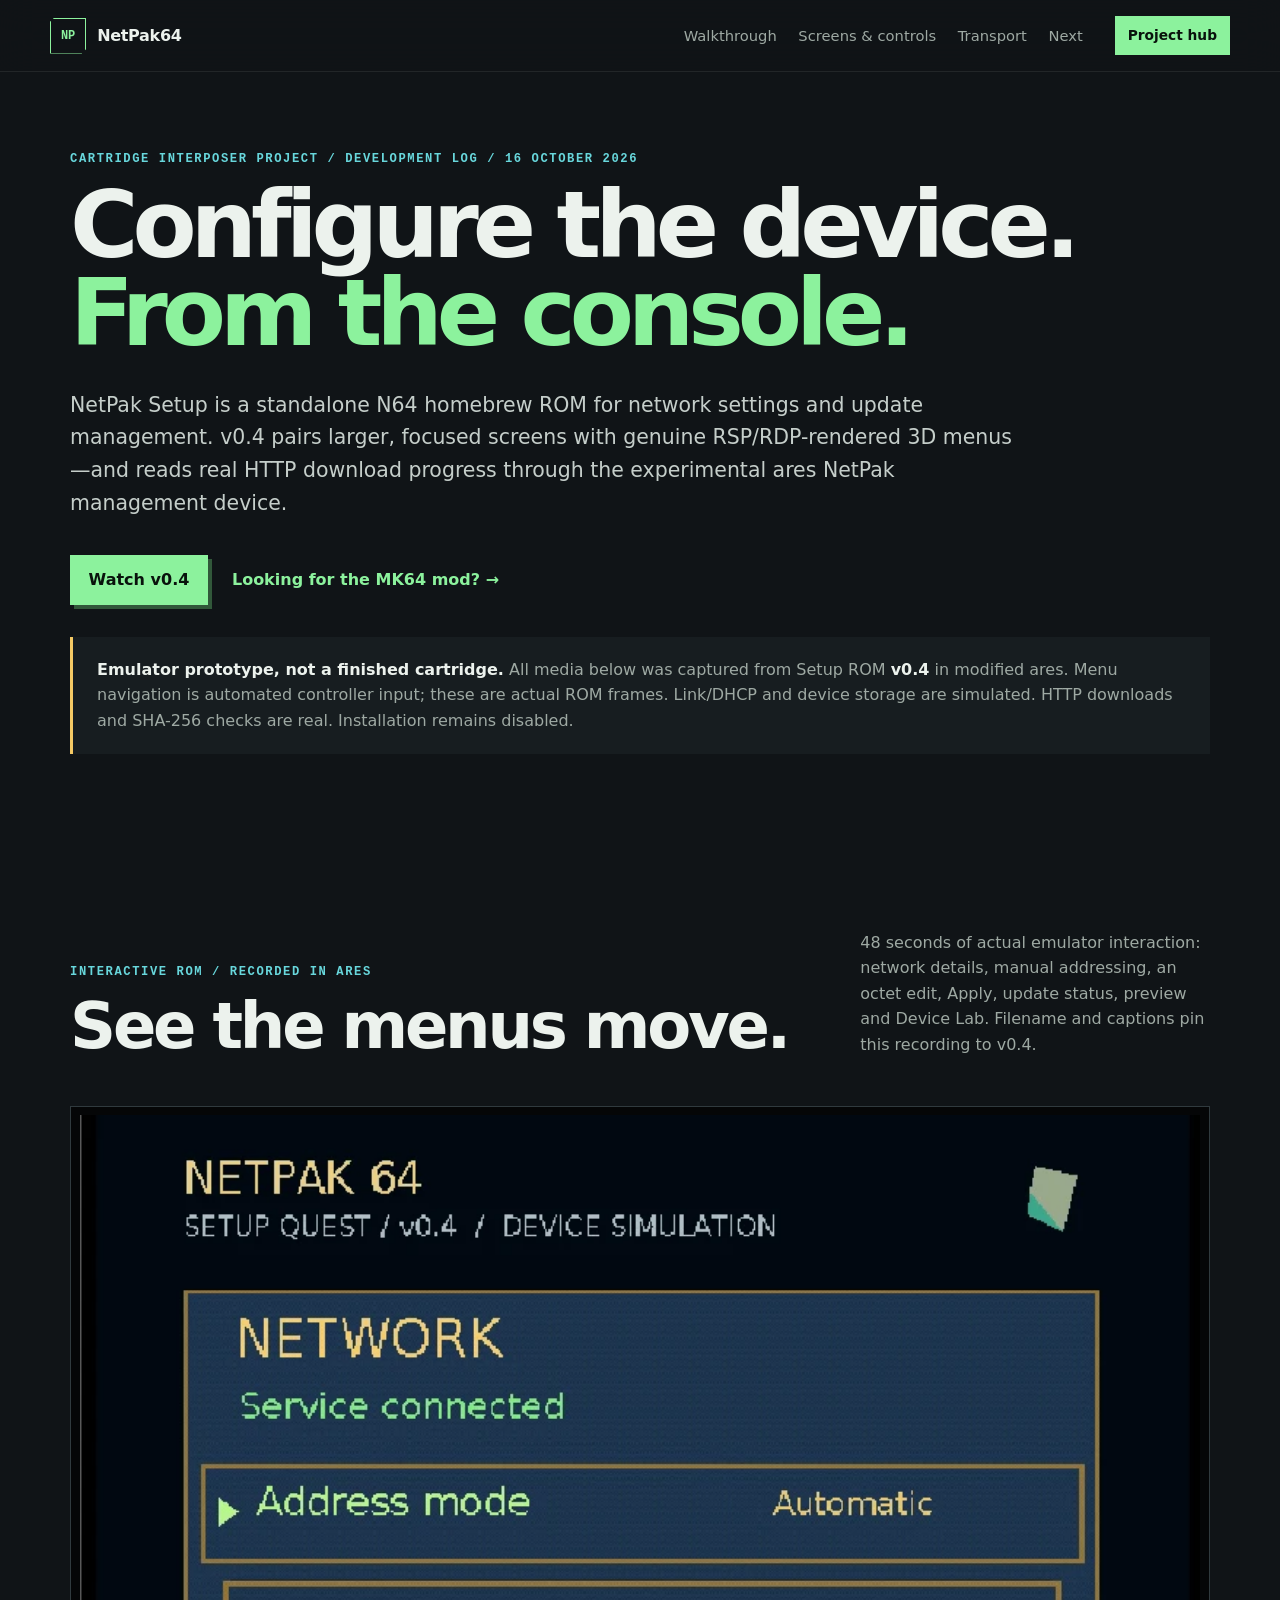
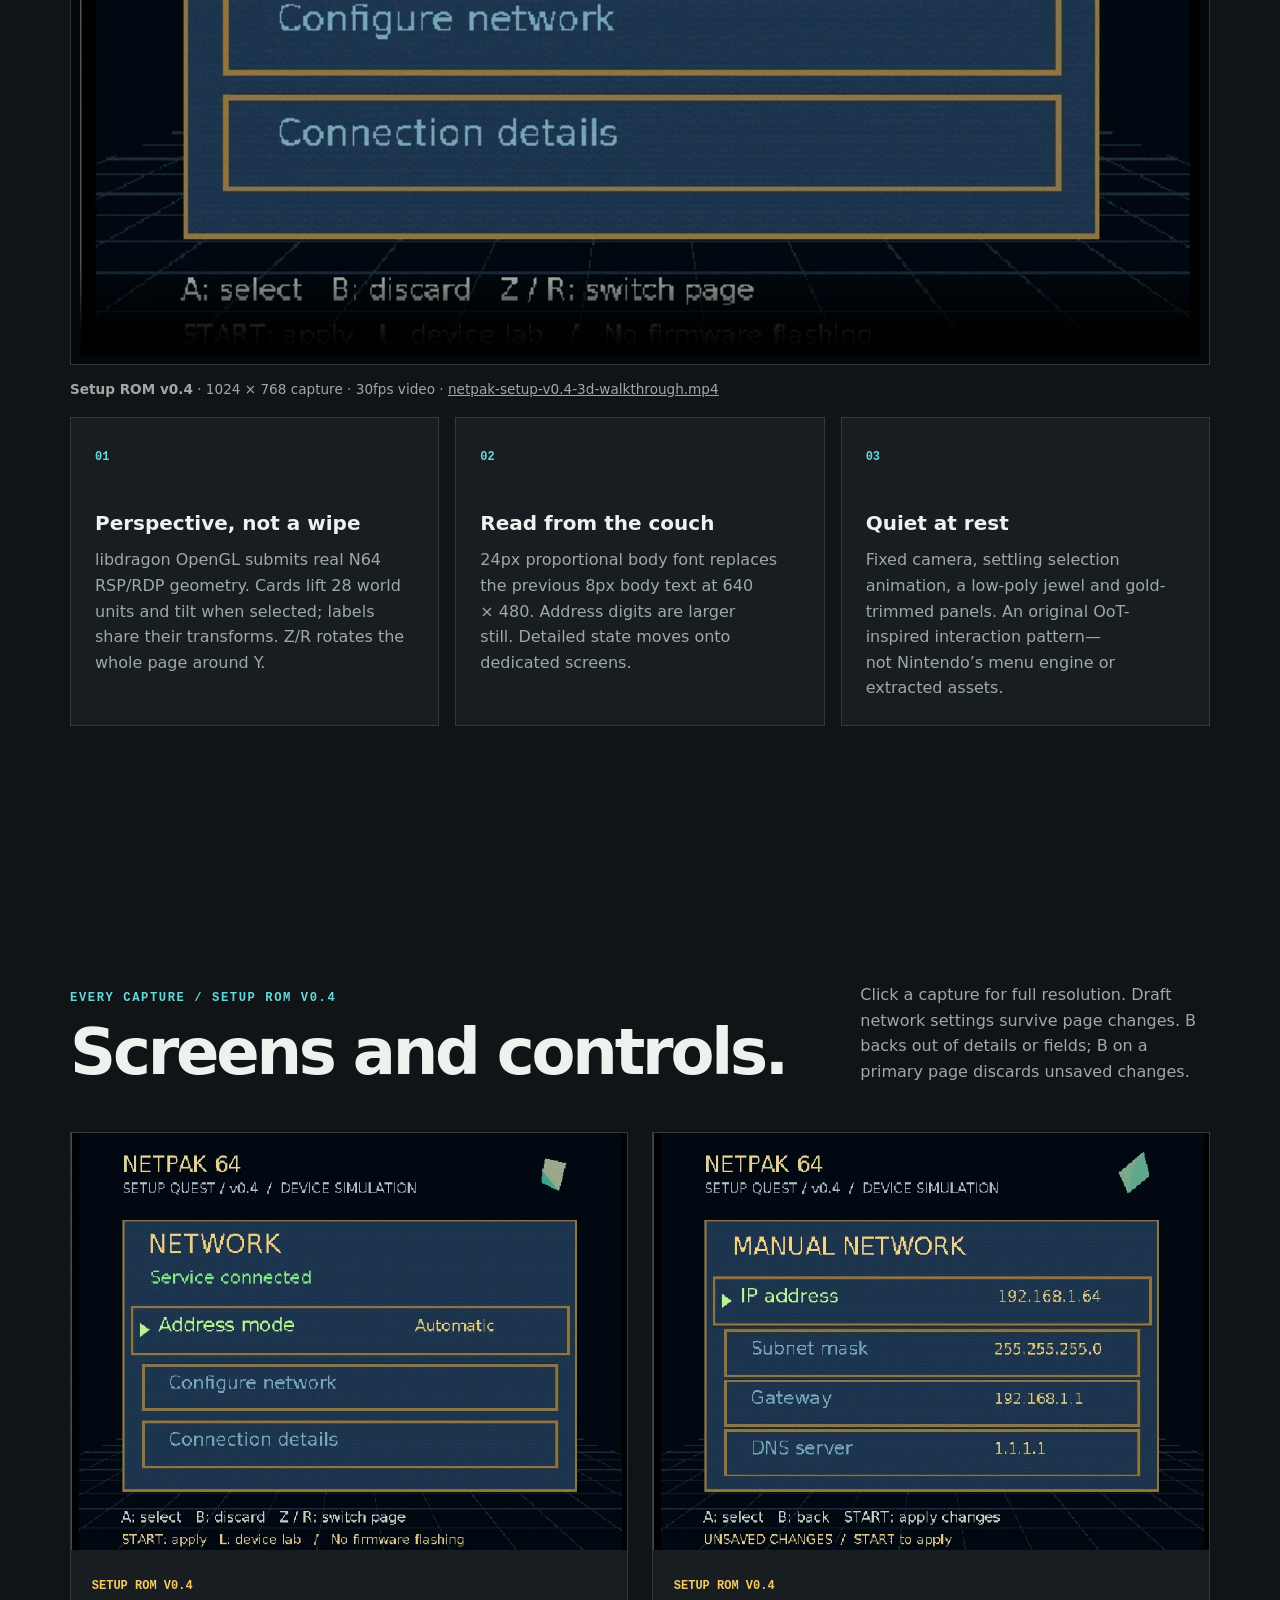
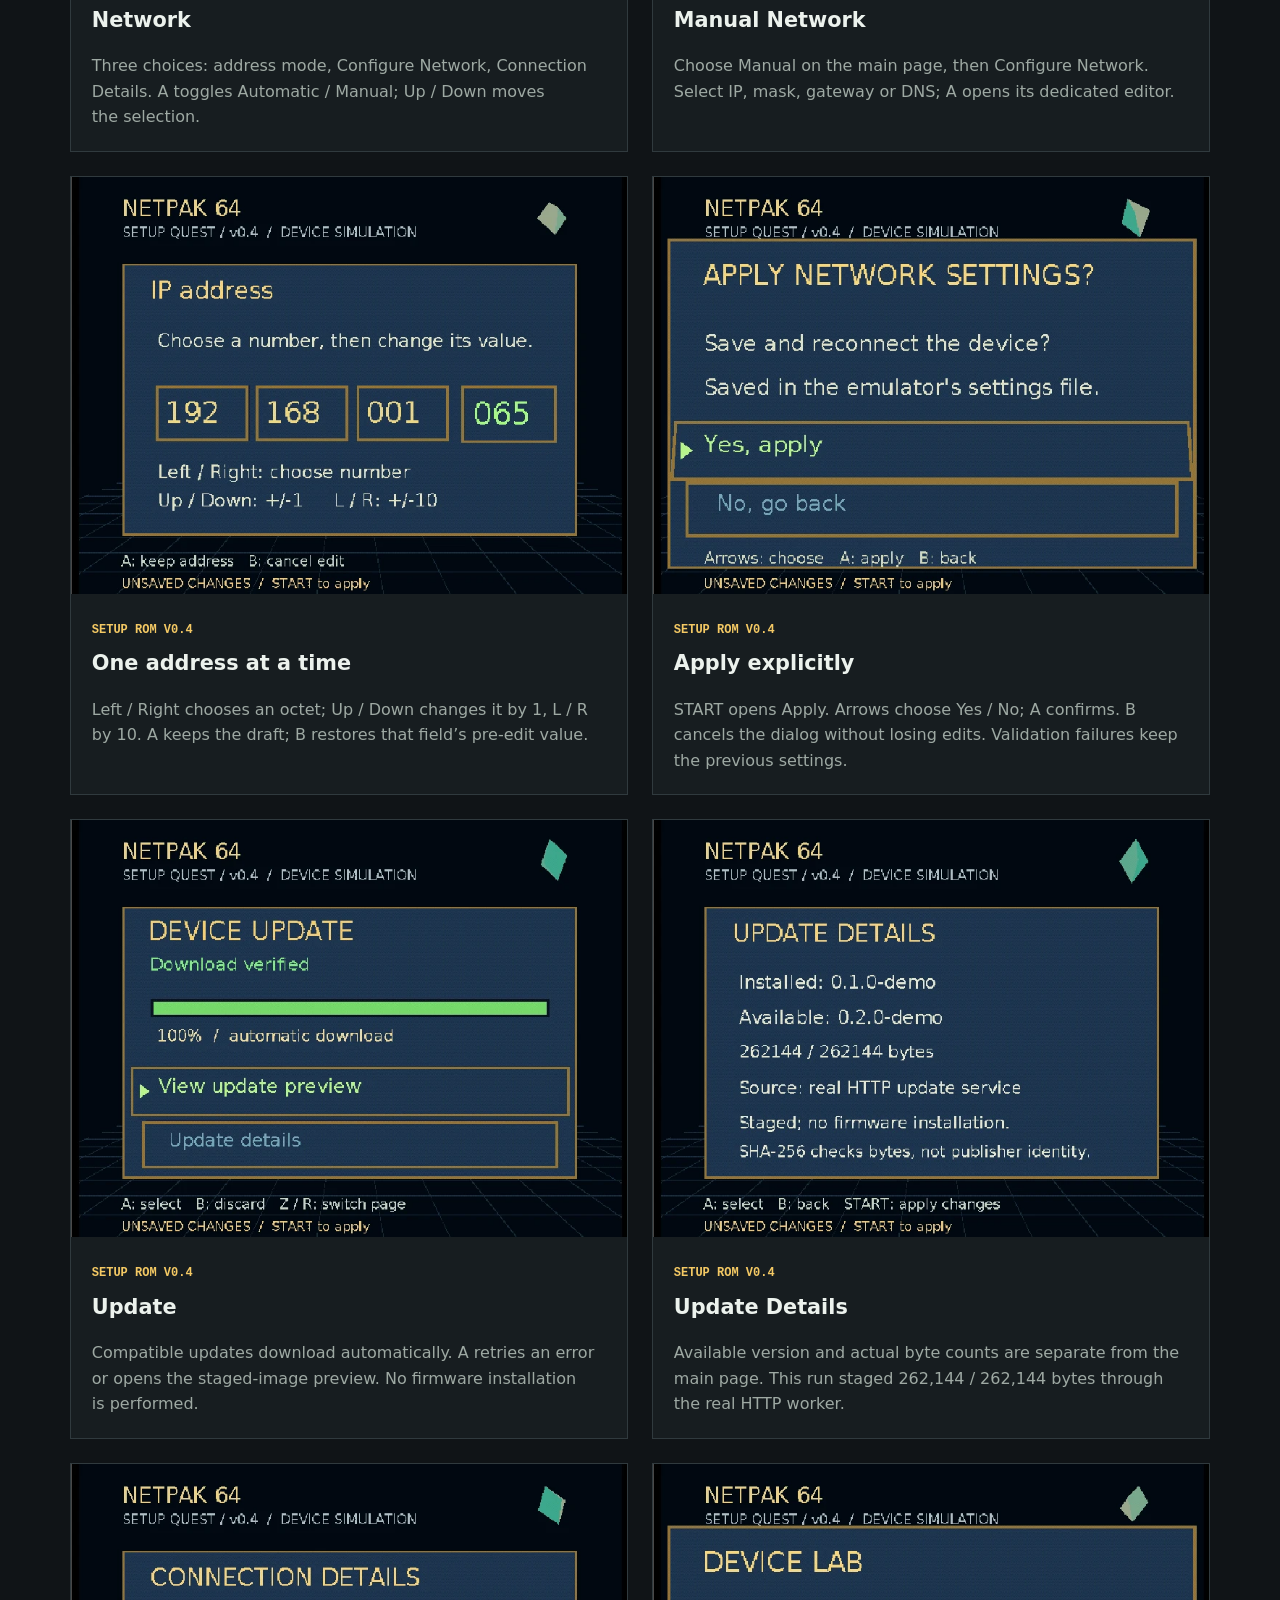
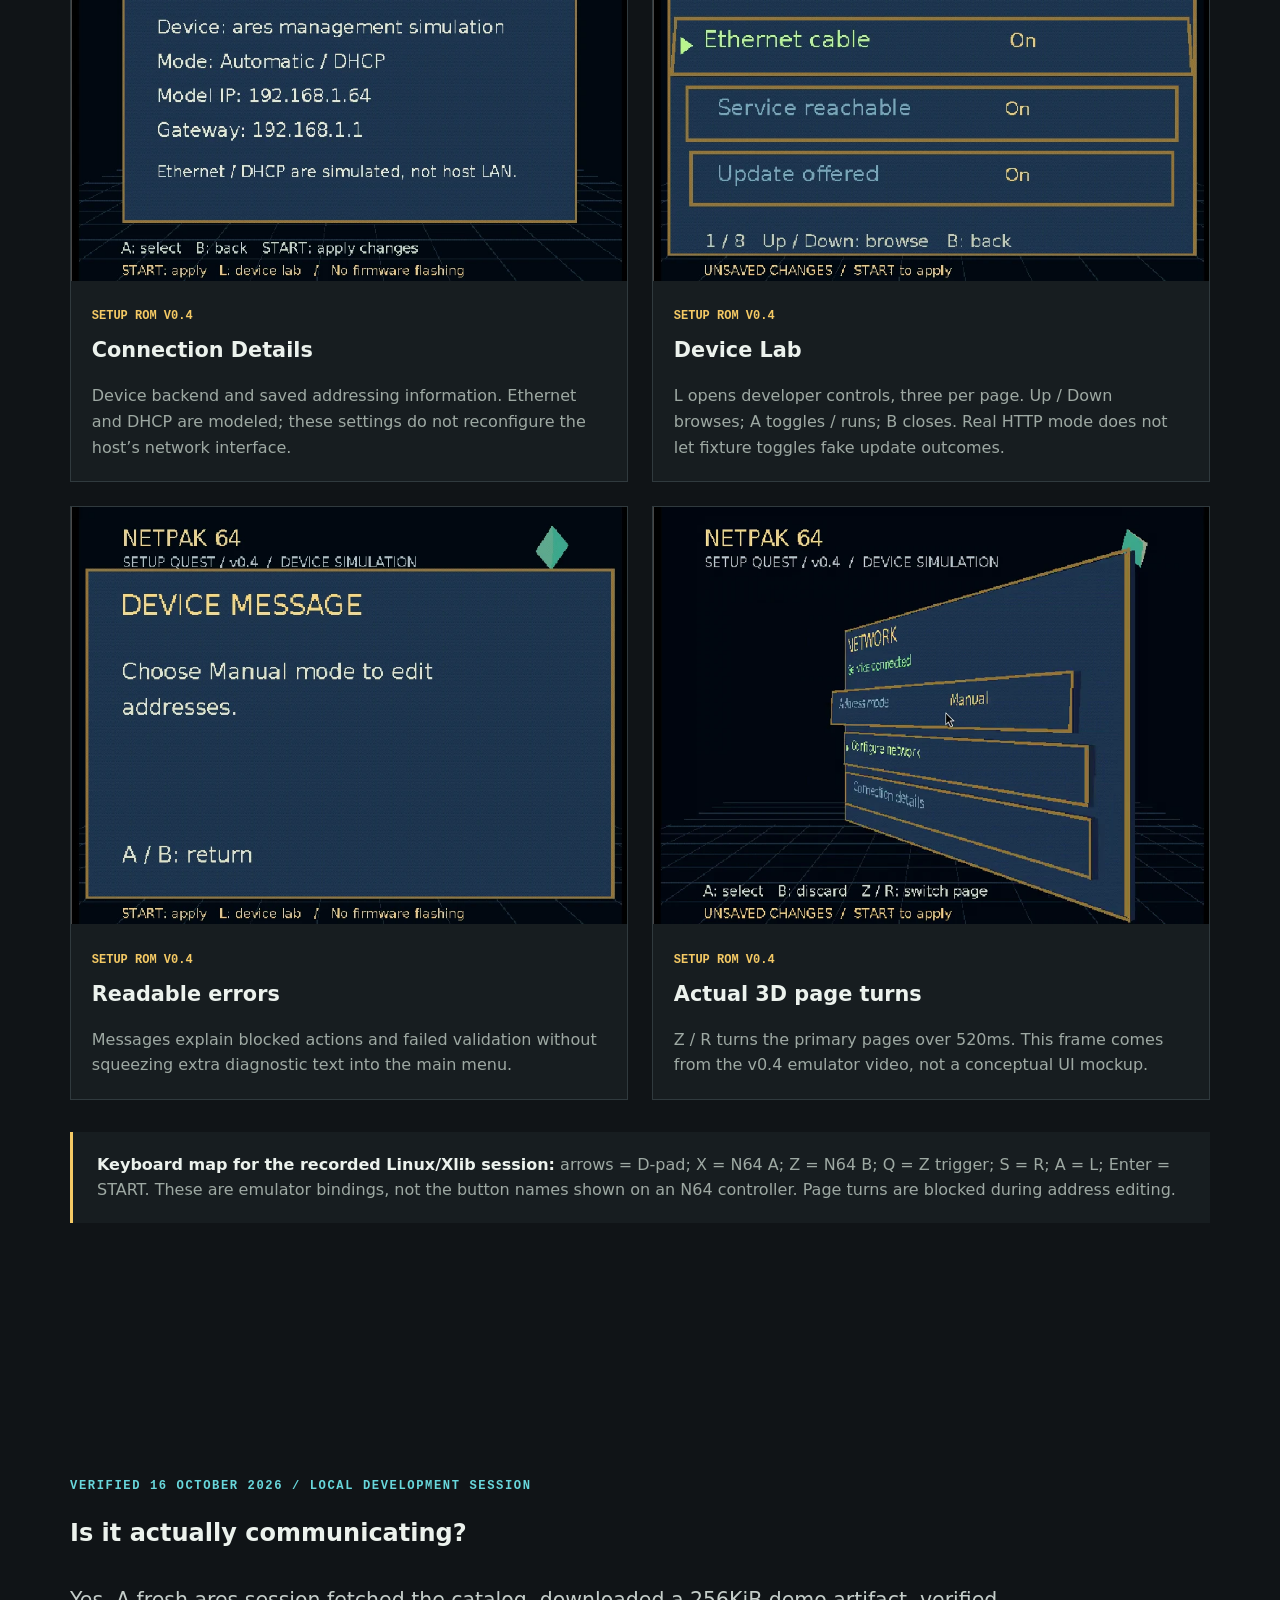
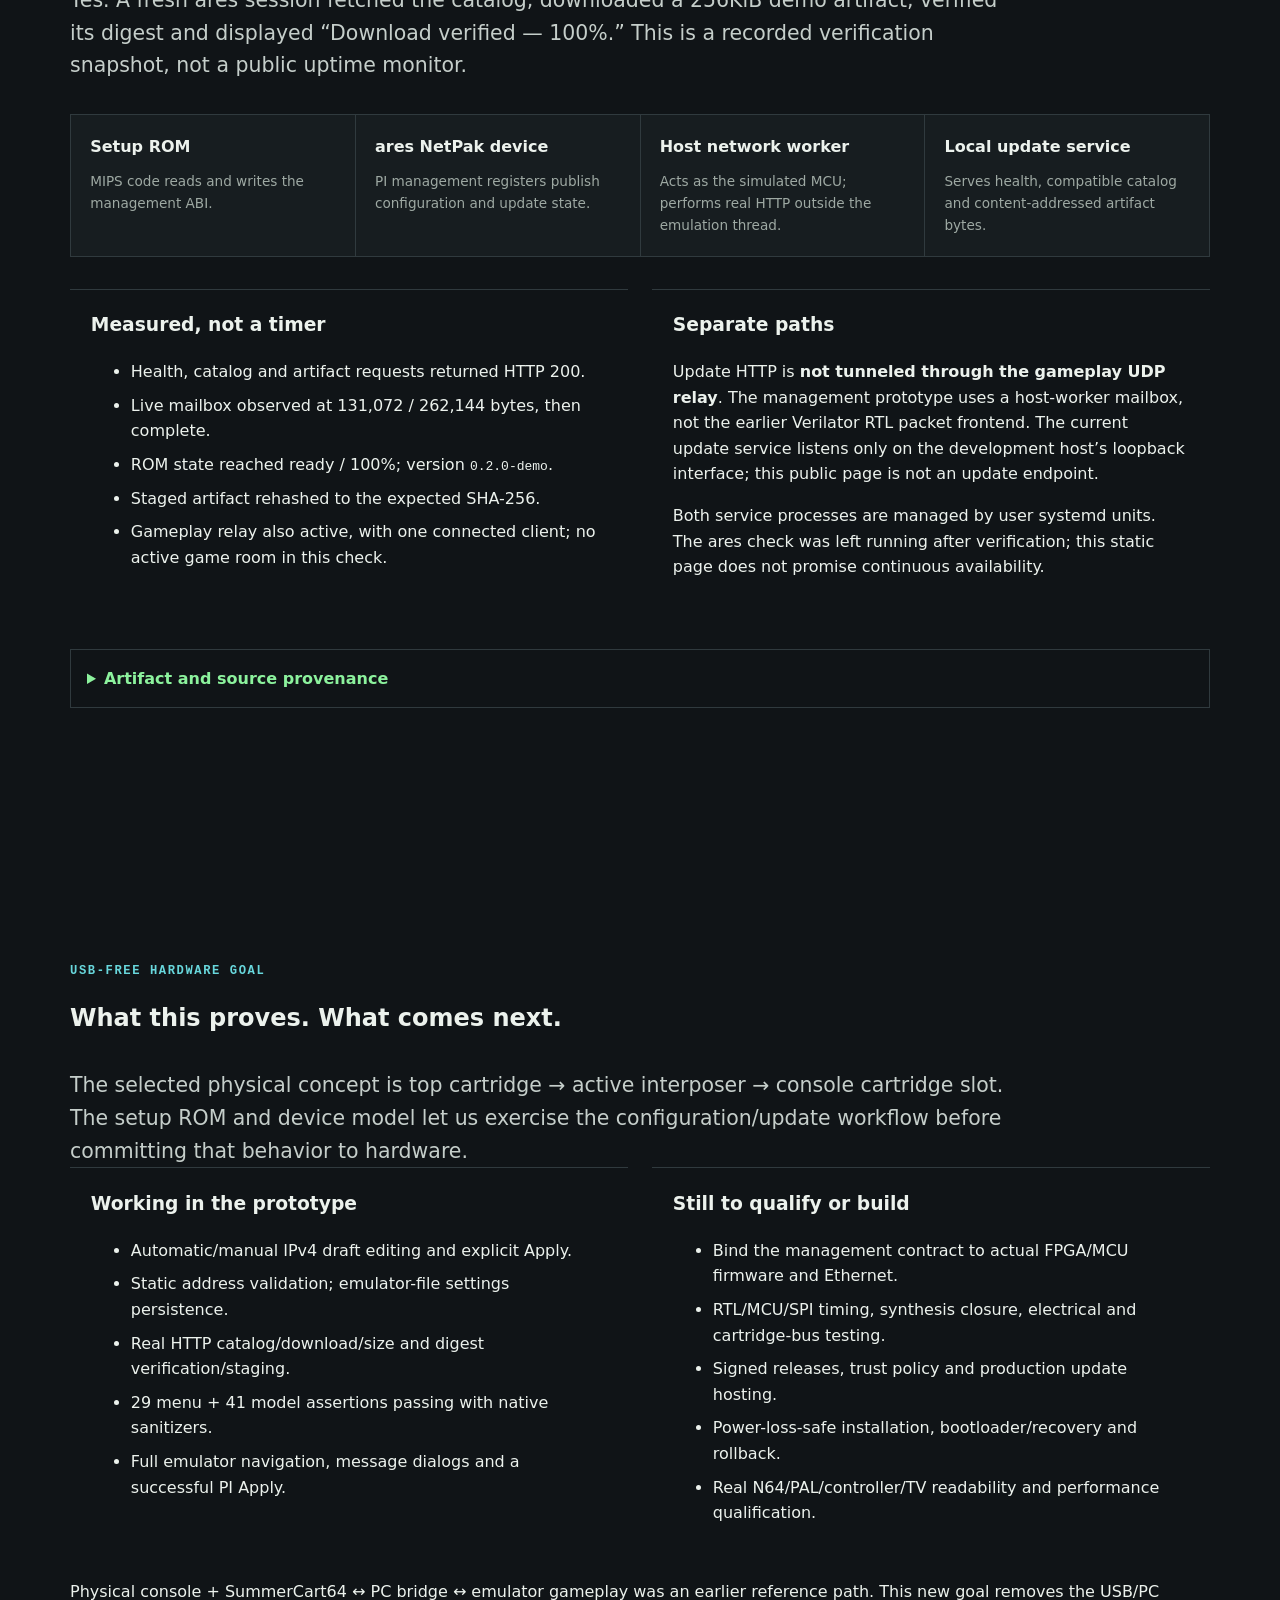
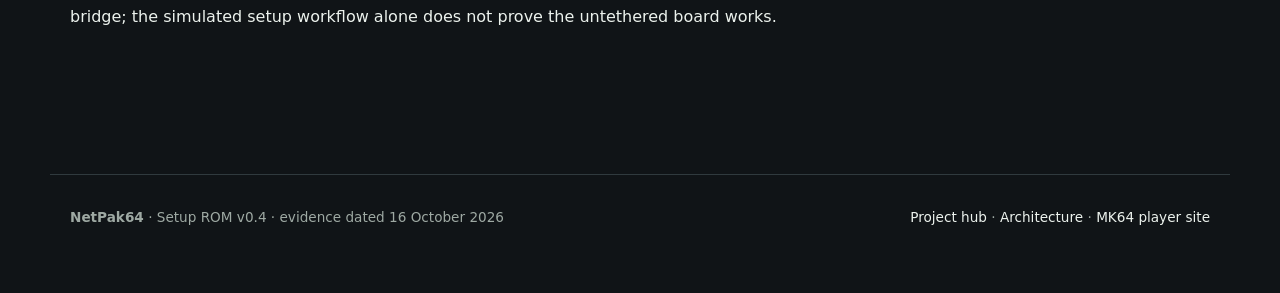
<file: docs/prototype.html>
<!doctype html>
<html lang="en"><head>
<meta charset="utf-8"><meta name="viewport" content="width=device-width, initial-scale=1">
<title>NetPak64 prototype — 3D setup ROM &amp; update service</title>
<meta name="description" content="NetPak Setup v0.4: real N64 3D menus, network configuration, and verified HTTP update staging through a modified ares device model.">
<meta name="theme-color" content="#101417"><link rel="canonical" href="https://jsuppe.github.io/netpak64/prototype.html">
<meta property="og:title" content="NetPak64 — Setup ROM v0.4"><meta property="og:type" content="website">
<meta property="og:image" content="https://jsuppe.github.io/netpak64/assets/media/setup-v0.4/netpak-setup-v0.4-network.webp">
<link rel="stylesheet" href="assets/showcase.css?v=setup-v0.4"><link rel="stylesheet" href="assets/prototype-v0.4.css">
</head><body>
<a class="skip-link" href="#main">Skip to content</a>
<header class="site-header"><a class="brand" href="./"><span class="brand-mark" aria-hidden="true">NP</span><span>NetPak64</span></a><nav aria-label="Primary navigation"><a href="#walkthrough">Walkthrough</a><a href="#screens">Screens &amp; controls</a><a href="#transport">Transport</a><a href="#next">Next</a></nav><a class="button button-small" href="./">Project hub</a></header>
<main id="main">
<section class="section prototype-intro"><p class="eyebrow">Cartridge interposer project / development log / 16 October 2026</p><h1>Configure the device.<br><em>From the console.</em></h1>
<p class="lede">NetPak Setup is a standalone N64 homebrew ROM for network settings and update management. v0.4 pairs larger, focused screens with genuine RSP/RDP-rendered 3D menus—and reads real HTTP download progress through the experimental ares NetPak management device.</p>
<div class="hero-actions"><a class="button" href="#walkthrough">Watch v0.4</a><a class="text-link" href="https://jsuppe.github.io/mk64-online/">Looking for the MK64 mod? →</a></div>
<aside class="scope-note"><strong>Emulator prototype, not a finished cartridge.</strong> All media below was captured from Setup ROM <strong>v0.4</strong> in modified ares. Menu navigation is automated controller input; these are actual ROM frames. Link/DHCP and device storage are simulated. HTTP downloads and SHA-256 checks are real. Installation remains disabled.</aside></section>
<section class="section" id="walkthrough"><div class="section-heading"><div><p class="section-kicker">Interactive ROM / recorded in ares</p><h2>See the menus move.</h2></div><p>48 seconds of actual emulator interaction: network details, manual addressing, an octet edit, Apply, update status, preview and Device Lab. Filename and captions pin this recording to v0.4.</p></div>
<div class="video-shell"><video controls playsinline preload="metadata" poster="assets/media/setup-v0.4/netpak-setup-v0.4-network.webp"><source src="https://github.com/jsuppe/netpak64/releases/download/setup-v0.4/netpak-setup-v0.4-3d-walkthrough.mp4?v=0.4" type="video/mp4">Download the <a href="https://github.com/jsuppe/netpak64/releases/download/setup-v0.4/netpak-setup-v0.4-3d-walkthrough.mp4?v=0.4">v0.4 walkthrough</a>.</video></div>
<p class="media-caption"><strong>Setup ROM v0.4</strong> · 1024 × 768 capture · 30fps video · <a href="https://github.com/jsuppe/netpak64/releases/download/setup-v0.4/netpak-setup-v0.4-3d-walkthrough.mp4?v=0.4">netpak-setup-v0.4-3d-walkthrough.mp4</a></p>
<div class="capability-grid"><article><span>01</span><h3>Perspective, not a wipe</h3><p>libdragon OpenGL submits real N64 RSP/RDP geometry. Cards lift 28 world units and tilt when selected; labels share their transforms. Z/R rotates the whole page around Y.</p></article><article><span>02</span><h3>Read from the couch</h3><p>24px proportional body font replaces the previous 8px body text at 640 × 480. Address digits are larger still. Detailed state moves onto dedicated screens.</p></article><article><span>03</span><h3>Quiet at rest</h3><p>Fixed camera, settling selection animation, a low-poly jewel and gold-trimmed panels. An original OoT-inspired interaction pattern—not Nintendo’s menu engine or extracted assets.</p></article></div></section>
<section class="section" id="screens"><div class="section-heading"><div><p class="section-kicker">Every capture / Setup ROM v0.4</p><h2>Screens and controls.</h2></div><p>Click a capture for full resolution. Draft network settings survive page changes. B backs out of details or fields; B on a primary page discards unsaved changes.</p></div><div class="capture-grid"><figure class="capture-card"><a href="assets/media/setup-v0.4/netpak-setup-v0.4-network.webp"><img src="assets/media/setup-v0.4/netpak-setup-v0.4-network.webp" alt="NetPak Setup v0.4 — Network" width="768" height="576" loading="lazy"></a><figcaption><span class="capture-version">Setup ROM v0.4</span><h3>Network</h3><p>Three choices: address mode, Configure Network, Connection Details. A toggles Automatic / Manual; Up / Down moves the selection.</p></figcaption></figure>
<figure class="capture-card"><a href="assets/media/setup-v0.4/netpak-setup-v0.4-manual-fields.webp"><img src="assets/media/setup-v0.4/netpak-setup-v0.4-manual-fields.webp" alt="NetPak Setup v0.4 — Manual Network" width="768" height="576" loading="lazy"></a><figcaption><span class="capture-version">Setup ROM v0.4</span><h3>Manual Network</h3><p>Choose Manual on the main page, then Configure Network. Select IP, mask, gateway or DNS; A opens its dedicated editor.</p></figcaption></figure>
<figure class="capture-card"><a href="assets/media/setup-v0.4/netpak-setup-v0.4-address-editor.webp"><img src="assets/media/setup-v0.4/netpak-setup-v0.4-address-editor.webp" alt="NetPak Setup v0.4 — One address at a time" width="768" height="576" loading="lazy"></a><figcaption><span class="capture-version">Setup ROM v0.4</span><h3>One address at a time</h3><p>Left / Right chooses an octet; Up / Down changes it by 1, L / R by 10. A keeps the draft; B restores that field’s pre-edit value.</p></figcaption></figure>
<figure class="capture-card"><a href="assets/media/setup-v0.4/netpak-setup-v0.4-apply-dialog.webp"><img src="assets/media/setup-v0.4/netpak-setup-v0.4-apply-dialog.webp" alt="NetPak Setup v0.4 — Apply explicitly" width="768" height="576" loading="lazy"></a><figcaption><span class="capture-version">Setup ROM v0.4</span><h3>Apply explicitly</h3><p>START opens Apply. Arrows choose Yes / No; A confirms. B cancels the dialog without losing edits. Validation failures keep the previous settings.</p></figcaption></figure>
<figure class="capture-card"><a href="assets/media/setup-v0.4/netpak-setup-v0.4-update.webp"><img src="assets/media/setup-v0.4/netpak-setup-v0.4-update.webp" alt="NetPak Setup v0.4 — Update" width="768" height="576" loading="lazy"></a><figcaption><span class="capture-version">Setup ROM v0.4</span><h3>Update</h3><p>Compatible updates download automatically. A retries an error or opens the staged-image preview. No firmware installation is performed.</p></figcaption></figure>
<figure class="capture-card"><a href="assets/media/setup-v0.4/netpak-setup-v0.4-update-details.webp"><img src="assets/media/setup-v0.4/netpak-setup-v0.4-update-details.webp" alt="NetPak Setup v0.4 — Update Details" width="768" height="576" loading="lazy"></a><figcaption><span class="capture-version">Setup ROM v0.4</span><h3>Update Details</h3><p>Available version and actual byte counts are separate from the main page. This run staged 262,144 / 262,144 bytes through the real HTTP worker.</p></figcaption></figure>
<figure class="capture-card"><a href="assets/media/setup-v0.4/netpak-setup-v0.4-connection-details.webp"><img src="assets/media/setup-v0.4/netpak-setup-v0.4-connection-details.webp" alt="NetPak Setup v0.4 — Connection Details" width="768" height="576" loading="lazy"></a><figcaption><span class="capture-version">Setup ROM v0.4</span><h3>Connection Details</h3><p>Device backend and saved addressing information. Ethernet and DHCP are modeled; these settings do not reconfigure the host’s network interface.</p></figcaption></figure>
<figure class="capture-card"><a href="assets/media/setup-v0.4/netpak-setup-v0.4-device-lab.webp"><img src="assets/media/setup-v0.4/netpak-setup-v0.4-device-lab.webp" alt="NetPak Setup v0.4 — Device Lab" width="768" height="576" loading="lazy"></a><figcaption><span class="capture-version">Setup ROM v0.4</span><h3>Device Lab</h3><p>L opens developer controls, three per page. Up / Down browses; A toggles / runs; B closes. Real HTTP mode does not let fixture toggles fake update outcomes.</p></figcaption></figure>
<figure class="capture-card"><a href="assets/media/setup-v0.4/netpak-setup-v0.4-readable-message.webp"><img src="assets/media/setup-v0.4/netpak-setup-v0.4-readable-message.webp" alt="NetPak Setup v0.4 — Readable errors" width="768" height="576" loading="lazy"></a><figcaption><span class="capture-version">Setup ROM v0.4</span><h3>Readable errors</h3><p>Messages explain blocked actions and failed validation without squeezing extra diagnostic text into the main menu.</p></figcaption></figure>
<figure class="capture-card"><a href="assets/media/setup-v0.4/netpak-setup-v0.4-page-turn.webp"><img src="assets/media/setup-v0.4/netpak-setup-v0.4-page-turn.webp" alt="NetPak Setup v0.4 — Actual 3D page turns" width="768" height="576" loading="lazy"></a><figcaption><span class="capture-version">Setup ROM v0.4</span><h3>Actual 3D page turns</h3><p>Z / R turns the primary pages over 520ms. This frame comes from the v0.4 emulator video, not a conceptual UI mockup.</p></figcaption></figure></div>
<div class="scope-note"><strong>Keyboard map for the recorded Linux/Xlib session:</strong> arrows = D-pad; X = N64 A; Z = N64 B; Q = Z trigger; S = R; A = L; Enter = START. These are emulator bindings, not the button names shown on an N64 controller. Page turns are blocked during address editing.</div></section>
<section class="section" id="transport"><p class="section-kicker">Verified 16 October 2026 / local development session</p><h2>Is it actually communicating?</h2>
<p class="lede">Yes. A fresh ares session fetched the catalog, downloaded a 256KiB demo artifact, verified its digest and displayed “Download verified — 100%.” This is a recorded verification snapshot, not a public uptime monitor.</p>
<ol class="transport-path"><li><strong>Setup ROM</strong><span>MIPS code reads and writes the management ABI.</span></li><li><strong>ares NetPak device</strong><span>PI management registers publish configuration and update state.</span></li><li><strong>Host network worker</strong><span>Acts as the simulated MCU; performs real HTTP outside the emulation thread.</span></li><li><strong>Local update service</strong><span>Serves health, compatible catalog and content-addressed artifact bytes.</span></li></ol>
<div class="detail-grid"><article><h3>Measured, not a timer</h3><ul><li>Health, catalog and artifact requests returned HTTP 200.</li><li>Live mailbox observed at 131,072 / 262,144 bytes, then complete.</li><li>ROM state reached ready / 100%; version <code>0.2.0-demo</code>.</li><li>Staged artifact rehashed to the expected SHA-256.</li><li>Gameplay relay also active, with one connected client; no active game room in this check.</li></ul></article>
<article><h3>Separate paths</h3><p>Update HTTP is <strong>not tunneled through the gameplay UDP relay</strong>. The management prototype uses a host-worker mailbox, not the earlier Verilator RTL packet frontend. The current update service listens only on the development host’s loopback interface; this public page is not an update endpoint.</p><p>Both service processes are managed by user systemd units. The ares check was left running after verification; this static page does not promise continuous availability.</p></article></div>
<details><summary>Artifact and source provenance</summary><p>Media build: <strong>Setup ROM v0.4</strong>; local prototype source commit <code>5cd0df7</code>. The prototype source checkout is not yet a published repository. <a href="assets/media/setup-v0.4/netpak-setup-v0.4-media-manifest.json">Versioned media manifest</a>. Captured with the isolated ares management/HTTP integration.</p><p>ROM SHA-256: <code class="digest">5af8e1864251b2d88d5c21cd9e2a3a46ef12903a32e8b30baba36ce10b5f6a7e</code></p><p>Demo artifact SHA-256: <code class="digest">825ac7e39ee23edb998005e281c948c3269f13d47bea7226cf39073586966320</code></p><p>The server marks the artifact <code>kind=simulation</code>, <code>installable=false</code>. SHA-256 validates bytes against this catalog; it does not authenticate a firmware publisher. No commercial game ROM is distributed here.</p></details></section>
<section class="section" id="next"><p class="section-kicker">USB-free hardware goal</p><h2>What this proves. What comes next.</h2>
<p class="lede">The selected physical concept is top cartridge → active interposer → console cartridge slot. The setup ROM and device model let us exercise the configuration/update workflow before committing that behavior to hardware.</p>
<div class="detail-grid"><article><h3>Working in the prototype</h3><ul><li>Automatic/manual IPv4 draft editing and explicit Apply.</li><li>Static address validation; emulator-file settings persistence.</li><li>Real HTTP catalog/download/size and digest verification/staging.</li><li>29 menu + 41 model assertions passing with native sanitizers.</li><li>Full emulator navigation, message dialogs and a successful PI Apply.</li></ul></article><article><h3>Still to qualify or build</h3><ul><li>Bind the management contract to actual FPGA/MCU firmware and Ethernet.</li><li>RTL/MCU/SPI timing, synthesis closure, electrical and cartridge-bus testing.</li><li>Signed releases, trust policy and production update hosting.</li><li>Power-loss-safe installation, bootloader/recovery and rollback.</li><li>Real N64/PAL/controller/TV readability and performance qualification.</li></ul></article></div>
<p>Physical console + SummerCart64 ↔ PC bridge ↔ emulator gameplay was an earlier reference path. This new goal removes the USB/PC bridge; the simulated setup workflow alone does not prove the untethered board works.</p></section>
</main><footer><p><strong>NetPak64</strong> · Setup ROM v0.4 · evidence dated 16 October 2026</p><p><a href="./">Project hub</a> · <a href="web/index.html">Architecture</a> · <a href="https://jsuppe.github.io/mk64-online/">MK64 player site</a></p></footer>
</body></html>
</file>
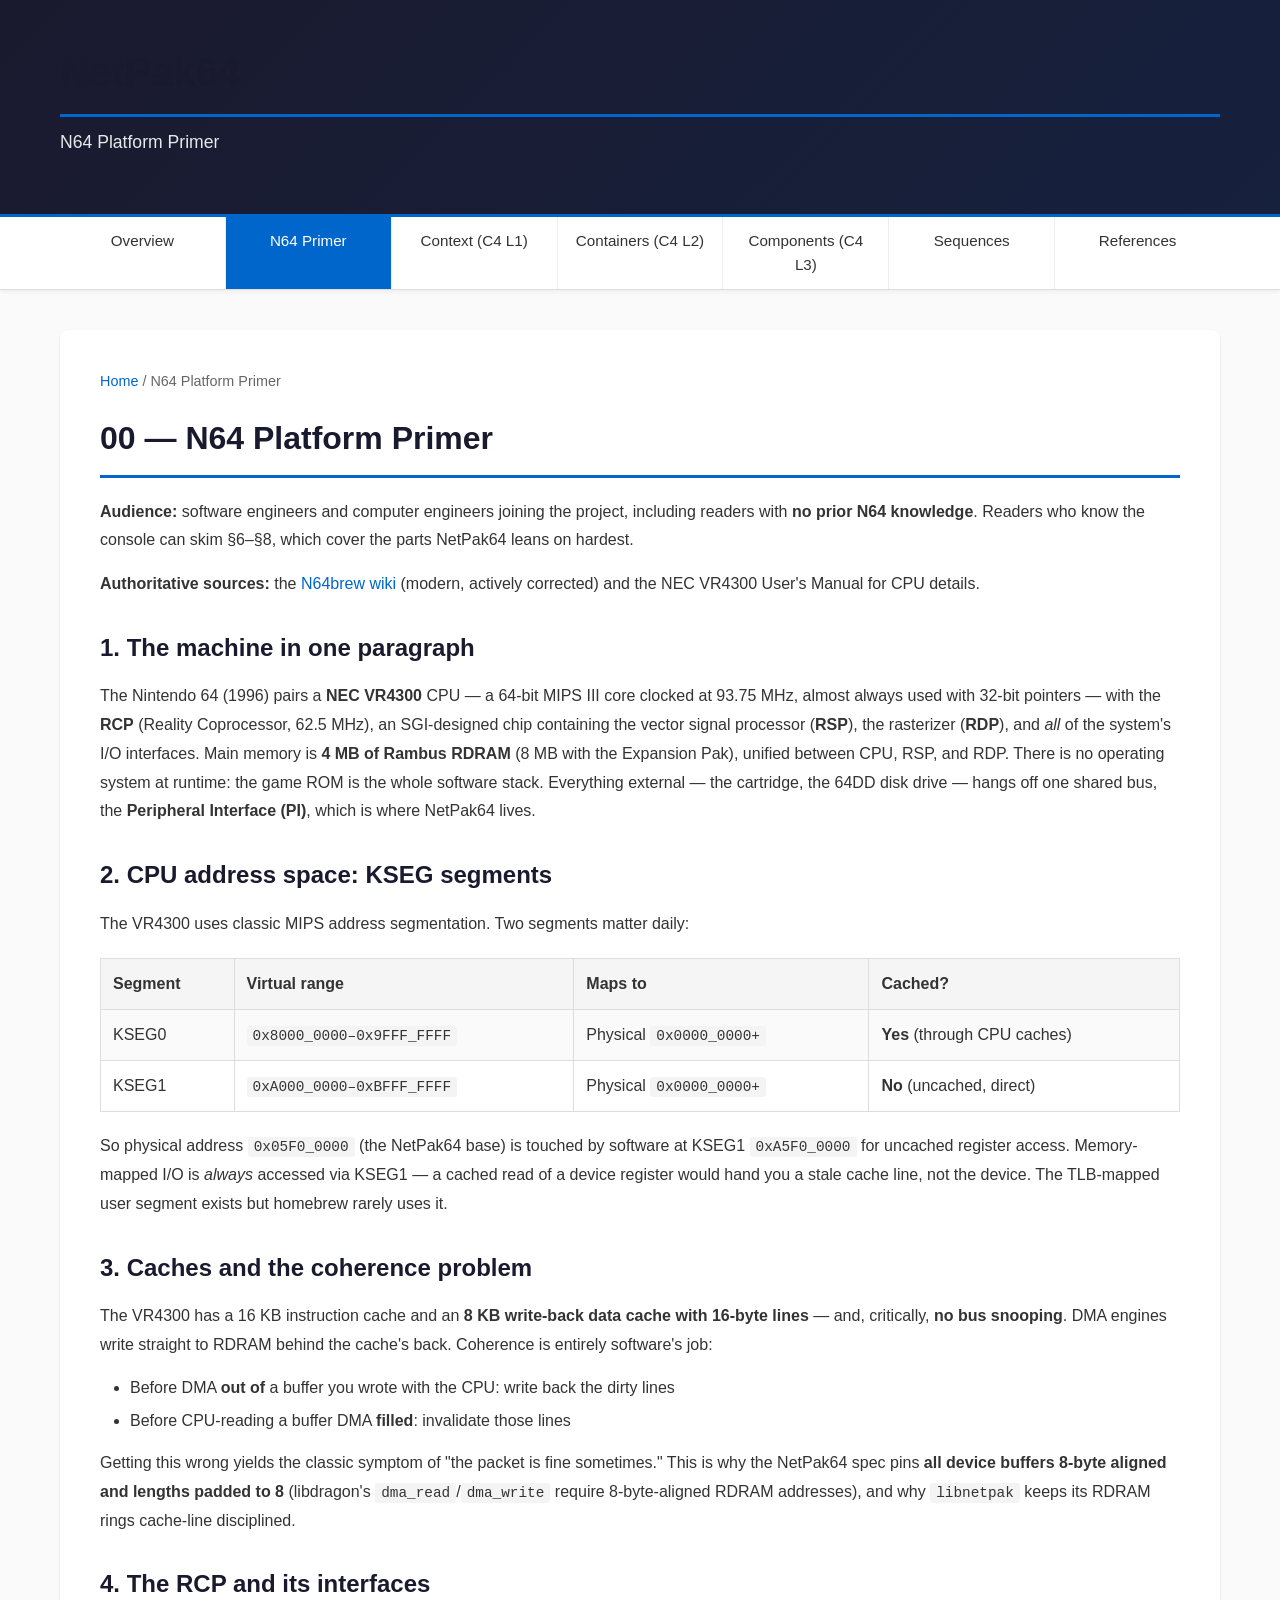
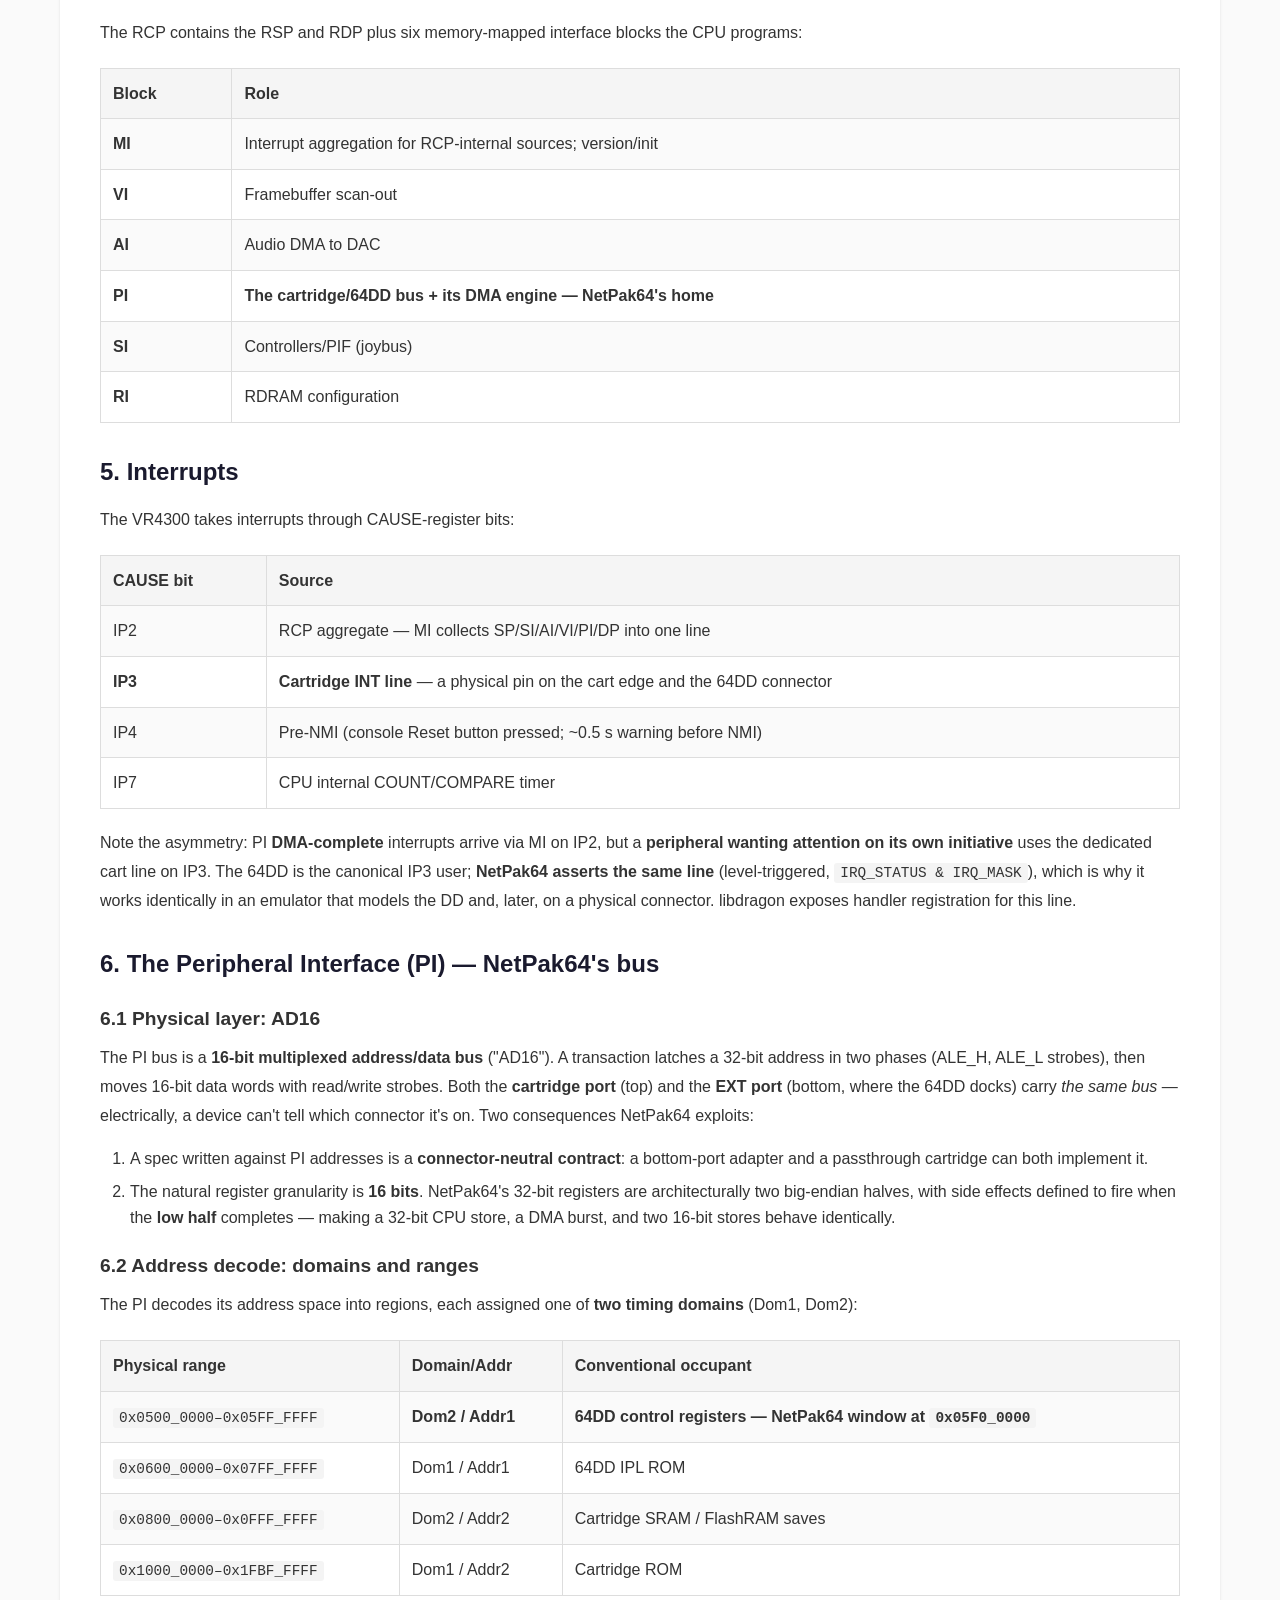
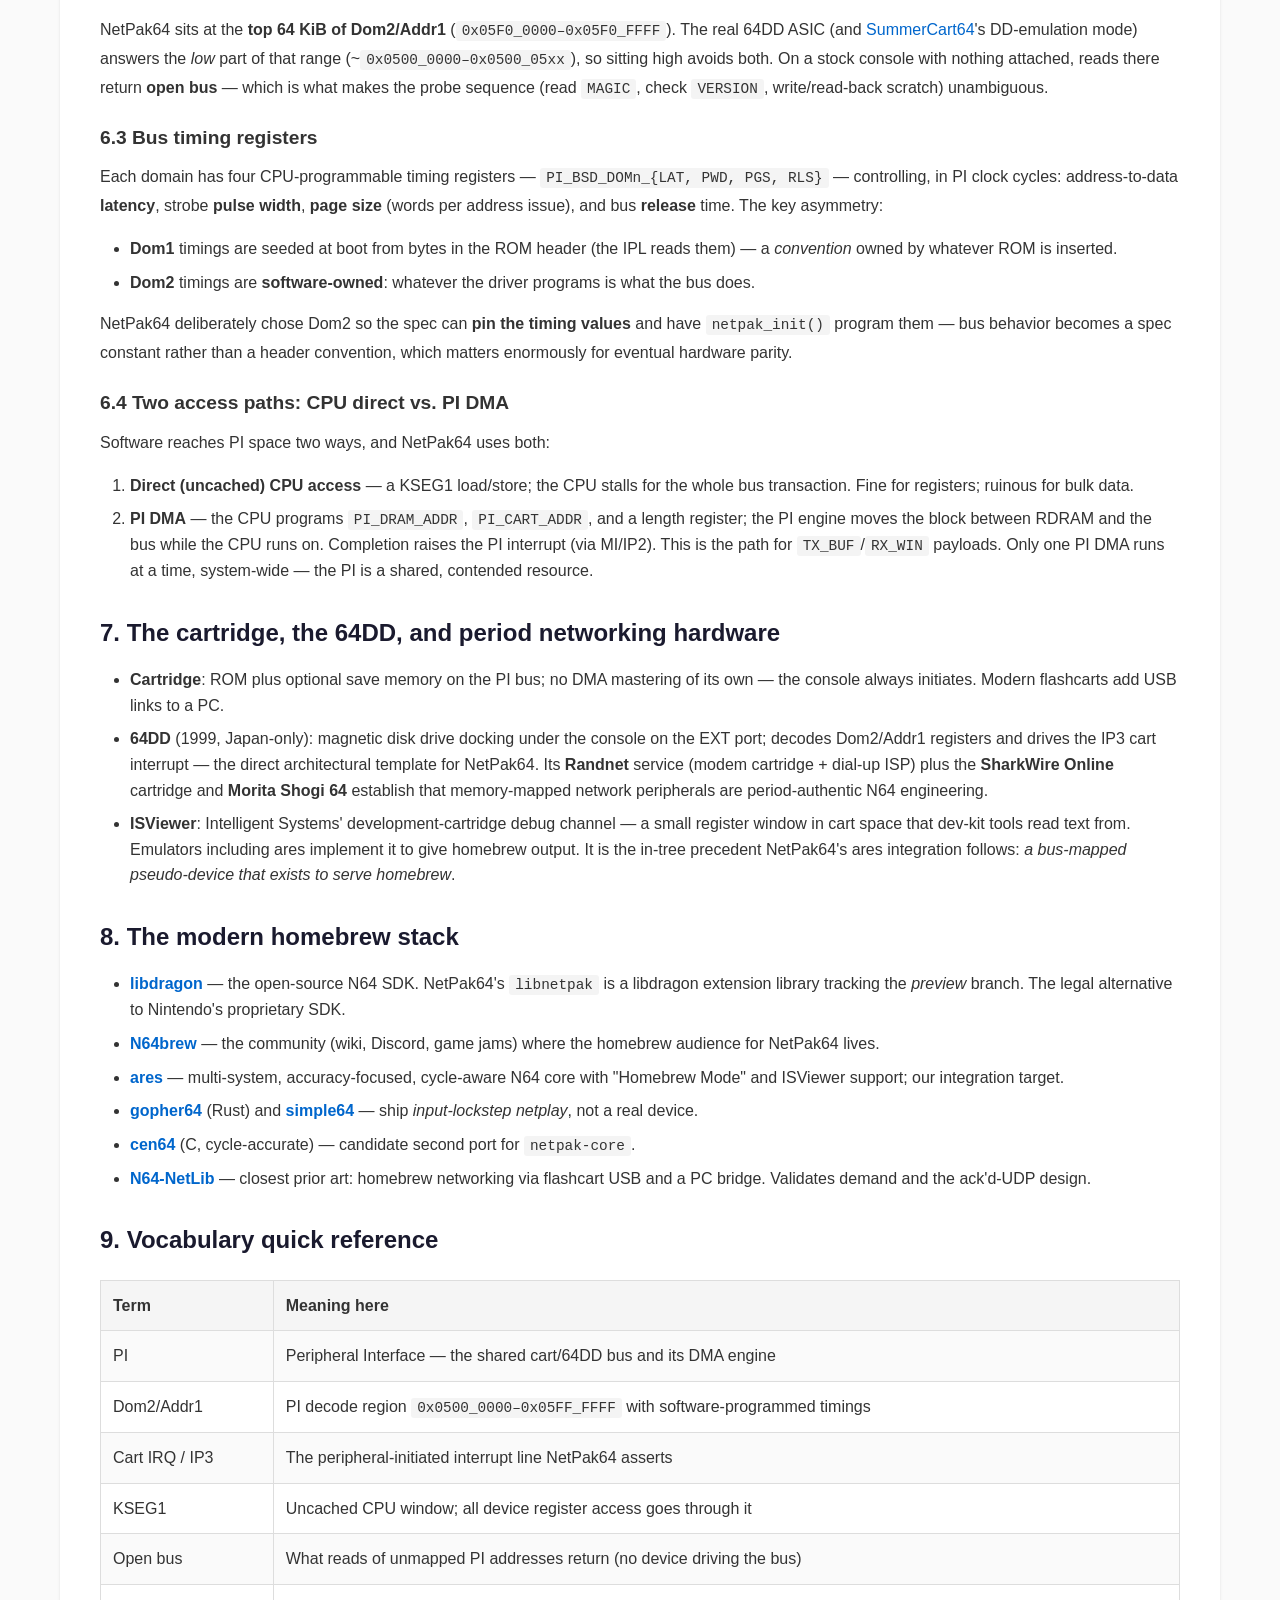
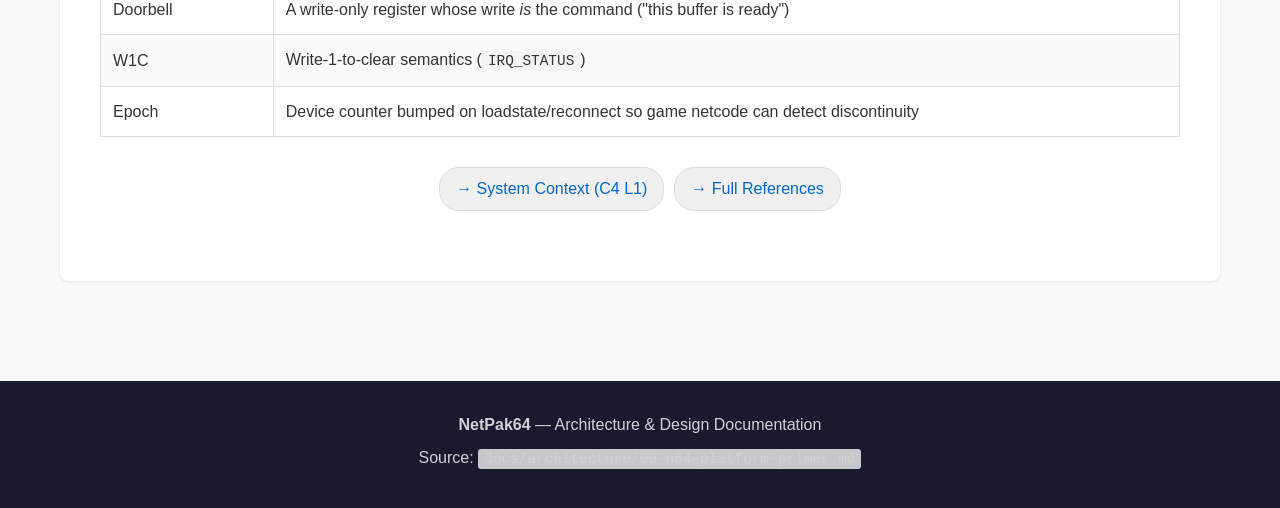
<file: docs/web/00-primer.html>
<!DOCTYPE html>
<html lang="en">
<head>
  <meta charset="UTF-8">
  <meta name="viewport" content="width=device-width, initial-scale=1.0">
  <title>N64 Platform Primer — NetPak64</title>
  <link rel="stylesheet" href="assets/style.css">
</head>
<body>
  <header>
    <div class="container">
      <h1>NetPak64</h1>
      <p>N64 Platform Primer</p>
    </div>
  </header>

  <nav>
    <div class="container">
      <a href="index.html">Overview</a>
      <a href="00-primer.html" class="active">N64 Primer</a>
      <a href="01-context.html">Context (C4 L1)</a>
      <a href="02-containers.html">Containers (C4 L2)</a>
      <a href="03-components.html">Components (C4 L3)</a>
      <a href="04-dynamic.html">Sequences</a>
      <a href="05-references.html">References</a>
    </div>
  </nav>

  <main>
    <div class="container">
      <div class="content">
        <div class="breadcrumb"><a href="index.html">Home</a> / N64 Platform Primer</div>

        <h1>00 — N64 Platform Primer</h1>

        <p><strong>Audience:</strong> software engineers and computer engineers joining the project, including readers with <strong>no prior N64 knowledge</strong>. Readers who know the console can skim §6–§8, which cover the parts NetPak64 leans on hardest.</p>

        <p><strong>Authoritative sources:</strong> the <a href="https://n64brew.dev/wiki/Main_Page">N64brew wiki</a> (modern, actively corrected) and the NEC VR4300 User's Manual for CPU details.</p>

        <h2>1. The machine in one paragraph</h2>

        <p>The Nintendo 64 (1996) pairs a <strong>NEC VR4300</strong> CPU — a 64-bit MIPS III core clocked at 93.75 MHz, almost always used with 32-bit pointers — with the <strong>RCP</strong> (Reality Coprocessor, 62.5 MHz), an SGI-designed chip containing the vector signal processor (<strong>RSP</strong>), the rasterizer (<strong>RDP</strong>), and <em>all</em> of the system's I/O interfaces. Main memory is <strong>4 MB of Rambus RDRAM</strong> (8 MB with the Expansion Pak), unified between CPU, RSP, and RDP. There is no operating system at runtime: the game ROM is the whole software stack. Everything external — the cartridge, the 64DD disk drive — hangs off one shared bus, the <strong>Peripheral Interface (PI)</strong>, which is where NetPak64 lives.</p>

        <h2>2. CPU address space: KSEG segments</h2>

        <p>The VR4300 uses classic MIPS address segmentation. Two segments matter daily:</p>

        <table>
          <tr>
            <th>Segment</th>
            <th>Virtual range</th>
            <th>Maps to</th>
            <th>Cached?</th>
          </tr>
          <tr>
            <td>KSEG0</td>
            <td><code>0x8000_0000–0x9FFF_FFFF</code></td>
            <td>Physical <code>0x0000_0000+</code></td>
            <td><strong>Yes</strong> (through CPU caches)</td>
          </tr>
          <tr>
            <td>KSEG1</td>
            <td><code>0xA000_0000–0xBFFF_FFFF</code></td>
            <td>Physical <code>0x0000_0000+</code></td>
            <td><strong>No</strong> (uncached, direct)</td>
          </tr>
        </table>

        <p>So physical address <code>0x05F0_0000</code> (the NetPak64 base) is touched by software at KSEG1 <code>0xA5F0_0000</code> for uncached register access. Memory-mapped I/O is <em>always</em> accessed via KSEG1 — a cached read of a device register would hand you a stale cache line, not the device. The TLB-mapped user segment exists but homebrew rarely uses it.</p>

        <h2>3. Caches and the coherence problem</h2>

        <p>The VR4300 has a 16 KB instruction cache and an <strong>8 KB write-back data cache with 16-byte lines</strong> — and, critically, <strong>no bus snooping</strong>. DMA engines write straight to RDRAM behind the cache's back. Coherence is entirely software's job:</p>

        <ul>
          <li>Before DMA <strong>out of</strong> a buffer you wrote with the CPU: write back the dirty lines</li>
          <li>Before CPU-reading a buffer DMA <strong>filled</strong>: invalidate those lines</li>
        </ul>

        <p>Getting this wrong yields the classic symptom of "the packet is fine sometimes." This is why the NetPak64 spec pins <strong>all device buffers 8-byte aligned and lengths padded to 8</strong> (libdragon's <code>dma_read</code>/<code>dma_write</code> require 8-byte-aligned RDRAM addresses), and why <code>libnetpak</code> keeps its RDRAM rings cache-line disciplined.</p>

        <h2>4. The RCP and its interfaces</h2>

        <p>The RCP contains the RSP and RDP plus six memory-mapped interface blocks the CPU programs:</p>

        <table>
          <tr>
            <th>Block</th>
            <th>Role</th>
          </tr>
          <tr>
            <td><strong>MI</strong></td>
            <td>Interrupt aggregation for RCP-internal sources; version/init</td>
          </tr>
          <tr>
            <td><strong>VI</strong></td>
            <td>Framebuffer scan-out</td>
          </tr>
          <tr>
            <td><strong>AI</strong></td>
            <td>Audio DMA to DAC</td>
          </tr>
          <tr>
            <td><strong>PI</strong></td>
            <td><strong>The cartridge/64DD bus + its DMA engine — NetPak64's home</strong></td>
          </tr>
          <tr>
            <td><strong>SI</strong></td>
            <td>Controllers/PIF (joybus)</td>
          </tr>
          <tr>
            <td><strong>RI</strong></td>
            <td>RDRAM configuration</td>
          </tr>
        </table>

        <h2>5. Interrupts</h2>

        <p>The VR4300 takes interrupts through CAUSE-register bits:</p>

        <table>
          <tr>
            <th>CAUSE bit</th>
            <th>Source</th>
          </tr>
          <tr>
            <td>IP2</td>
            <td>RCP aggregate — MI collects SP/SI/AI/VI/PI/DP into one line</td>
          </tr>
          <tr>
            <td><strong>IP3</strong></td>
            <td><strong>Cartridge INT line</strong> — a physical pin on the cart edge and the 64DD connector</td>
          </tr>
          <tr>
            <td>IP4</td>
            <td>Pre-NMI (console Reset button pressed; ~0.5 s warning before NMI)</td>
          </tr>
          <tr>
            <td>IP7</td>
            <td>CPU internal COUNT/COMPARE timer</td>
          </tr>
        </table>

        <p>Note the asymmetry: PI <strong>DMA-complete</strong> interrupts arrive via MI on IP2, but a <strong>peripheral wanting attention on its own initiative</strong> uses the dedicated cart line on IP3. The 64DD is the canonical IP3 user; <strong>NetPak64 asserts the same line</strong> (level-triggered, <code>IRQ_STATUS & IRQ_MASK</code>), which is why it works identically in an emulator that models the DD and, later, on a physical connector. libdragon exposes handler registration for this line.</p>

        <h2>6. The Peripheral Interface (PI) — NetPak64's bus</h2>

        <h3>6.1 Physical layer: AD16</h3>

        <p>The PI bus is a <strong>16-bit multiplexed address/data bus</strong> ("AD16"). A transaction latches a 32-bit address in two phases (ALE_H, ALE_L strobes), then moves 16-bit data words with read/write strobes. Both the <strong>cartridge port</strong> (top) and the <strong>EXT port</strong> (bottom, where the 64DD docks) carry <em>the same bus</em> — electrically, a device can't tell which connector it's on. Two consequences NetPak64 exploits:</p>

        <ol>
          <li>A spec written against PI addresses is a <strong>connector-neutral contract</strong>: a bottom-port adapter and a passthrough cartridge can both implement it.</li>
          <li>The natural register granularity is <strong>16 bits</strong>. NetPak64's 32-bit registers are architecturally two big-endian halves, with side effects defined to fire when the <strong>low half</strong> completes — making a 32-bit CPU store, a DMA burst, and two 16-bit stores behave identically.</li>
        </ol>

        <h3>6.2 Address decode: domains and ranges</h3>

        <p>The PI decodes its address space into regions, each assigned one of <strong>two timing domains</strong> (Dom1, Dom2):</p>

        <table>
          <tr>
            <th>Physical range</th>
            <th>Domain/Addr</th>
            <th>Conventional occupant</th>
          </tr>
          <tr>
            <td><code>0x0500_0000–0x05FF_FFFF</code></td>
            <td><strong>Dom2 / Addr1</strong></td>
            <td><strong>64DD control registers — NetPak64 window at <code>0x05F0_0000</code></strong></td>
          </tr>
          <tr>
            <td><code>0x0600_0000–0x07FF_FFFF</code></td>
            <td>Dom1 / Addr1</td>
            <td>64DD IPL ROM</td>
          </tr>
          <tr>
            <td><code>0x0800_0000–0x0FFF_FFFF</code></td>
            <td>Dom2 / Addr2</td>
            <td>Cartridge SRAM / FlashRAM saves</td>
          </tr>
          <tr>
            <td><code>0x1000_0000–0x1FBF_FFFF</code></td>
            <td>Dom1 / Addr2</td>
            <td>Cartridge ROM</td>
          </tr>
        </table>

        <p>NetPak64 sits at the <strong>top 64 KiB of Dom2/Addr1</strong> (<code>0x05F0_0000–0x05F0_FFFF</code>). The real 64DD ASIC (and <a href="https://github.com/Polprzewodnikowy/SummerCart64">SummerCart64</a>'s DD-emulation mode) answers the <em>low</em> part of that range (~<code>0x0500_0000–0x0500_05xx</code>), so sitting high avoids both. On a stock console with nothing attached, reads there return <strong>open bus</strong> — which is what makes the probe sequence (read <code>MAGIC</code>, check <code>VERSION</code>, write/read-back scratch) unambiguous.</p>

        <h3>6.3 Bus timing registers</h3>

        <p>Each domain has four CPU-programmable timing registers — <code>PI_BSD_DOMn_{LAT, PWD, PGS, RLS}</code> — controlling, in PI clock cycles: address-to-data <strong>latency</strong>, strobe <strong>pulse width</strong>, <strong>page size</strong> (words per address issue), and bus <strong>release</strong> time. The key asymmetry:</p>

        <ul>
          <li><strong>Dom1</strong> timings are seeded at boot from bytes in the ROM header (the IPL reads them) — a <em>convention</em> owned by whatever ROM is inserted.</li>
          <li><strong>Dom2</strong> timings are <strong>software-owned</strong>: whatever the driver programs is what the bus does.</li>
        </ul>

        <p>NetPak64 deliberately chose Dom2 so the spec can <strong>pin the timing values</strong> and have <code>netpak_init()</code> program them — bus behavior becomes a spec constant rather than a header convention, which matters enormously for eventual hardware parity.</p>

        <h3>6.4 Two access paths: CPU direct vs. PI DMA</h3>

        <p>Software reaches PI space two ways, and NetPak64 uses both:</p>

        <ol>
          <li><strong>Direct (uncached) CPU access</strong> — a KSEG1 load/store; the CPU stalls for the whole bus transaction. Fine for registers; ruinous for bulk data.</li>
          <li><strong>PI DMA</strong> — the CPU programs <code>PI_DRAM_ADDR</code>, <code>PI_CART_ADDR</code>, and a length register; the PI engine moves the block between RDRAM and the bus while the CPU runs on. Completion raises the PI interrupt (via MI/IP2). This is the path for <code>TX_BUF</code>/<code>RX_WIN</code> payloads. Only one PI DMA runs at a time, system-wide — the PI is a shared, contended resource.</li>
        </ol>

        <h2>7. The cartridge, the 64DD, and period networking hardware</h2>

        <ul>
          <li><strong>Cartridge</strong>: ROM plus optional save memory on the PI bus; no DMA mastering of its own — the console always initiates. Modern flashcarts add USB links to a PC.</li>
          <li><strong>64DD</strong> (1999, Japan-only): magnetic disk drive docking under the console on the EXT port; decodes Dom2/Addr1 registers and drives the IP3 cart interrupt — the direct architectural template for NetPak64. Its <strong>Randnet</strong> service (modem cartridge + dial-up ISP) plus the <strong>SharkWire Online</strong> cartridge and <strong>Morita Shogi 64</strong> establish that memory-mapped network peripherals are period-authentic N64 engineering.</li>
          <li><strong>ISViewer</strong>: Intelligent Systems' development-cartridge debug channel — a small register window in cart space that dev-kit tools read text from. Emulators including ares implement it to give homebrew output. It is the in-tree precedent NetPak64's ares integration follows: <em>a bus-mapped pseudo-device that exists to serve homebrew</em>.</li>
        </ul>

        <h2>8. The modern homebrew stack</h2>

        <ul>
          <li><strong><a href="https://libdragon.dev">libdragon</a></strong> — the open-source N64 SDK. NetPak64's <code>libnetpak</code> is a libdragon extension library tracking the <em>preview</em> branch. The legal alternative to Nintendo's proprietary SDK.</li>
          <li><strong><a href="https://n64brew.dev">N64brew</a></strong> — the community (wiki, Discord, game jams) where the homebrew audience for NetPak64 lives.</li>
          <li><strong><a href="https://ares-emu.net">ares</a></strong> — multi-system, accuracy-focused, cycle-aware N64 core with "Homebrew Mode" and ISViewer support; our integration target.</li>
          <li><strong><a href="https://github.com/gopher64/gopher64">gopher64</a></strong> (Rust) and <strong><a href="https://github.com/simple64/simple64">simple64</a></strong> — ship <em>input-lockstep netplay</em>, not a real device.</li>
          <li><strong><a href="https://github.com/n64dev/cen64">cen64</a></strong> (C, cycle-accurate) — candidate second port for <code>netpak-core</code>.</li>
          <li><strong><a href="https://github.com/buu342/N64-NetLib">N64-NetLib</a></strong> — closest prior art: homebrew networking via flashcart USB and a PC bridge. Validates demand and the ack'd-UDP design.</li>
        </ul>

        <h2>9. Vocabulary quick reference</h2>

        <table>
          <tr>
            <th>Term</th>
            <th>Meaning here</th>
          </tr>
          <tr>
            <td>PI</td>
            <td>Peripheral Interface — the shared cart/64DD bus and its DMA engine</td>
          </tr>
          <tr>
            <td>Dom2/Addr1</td>
            <td>PI decode region <code>0x0500_0000–0x05FF_FFFF</code> with software-programmed timings</td>
          </tr>
          <tr>
            <td>Cart IRQ / IP3</td>
            <td>The peripheral-initiated interrupt line NetPak64 asserts</td>
          </tr>
          <tr>
            <td>KSEG1</td>
            <td>Uncached CPU window; all device register access goes through it</td>
          </tr>
          <tr>
            <td>Open bus</td>
            <td>What reads of unmapped PI addresses return (no device driving the bus)</td>
          </tr>
          <tr>
            <td>Doorbell</td>
            <td>A write-only register whose write <em>is</em> the command ("this buffer is ready")</td>
          </tr>
          <tr>
            <td>W1C</td>
            <td>Write-1-to-clear semantics (<code>IRQ_STATUS</code>)</td>
          </tr>
          <tr>
            <td>Epoch</td>
            <td>Device counter bumped on loadstate/reconnect so game netcode can detect discontinuity</td>
          </tr>
        </table>

        <div class="section-nav">
          <a href="01-context.html">→ System Context (C4 L1)</a>
          <a href="05-references.html">→ Full References</a>
        </div>
      </div>
    </div>
  </main>

  <footer>
    <div class="container">
      <p><strong>NetPak64</strong> — Architecture & Design Documentation</p>
      <p>Source: <code>docs/architecture/00-n64-platform-primer.md</code></p>
    </div>
  </footer>
</body>
</html>
</file>
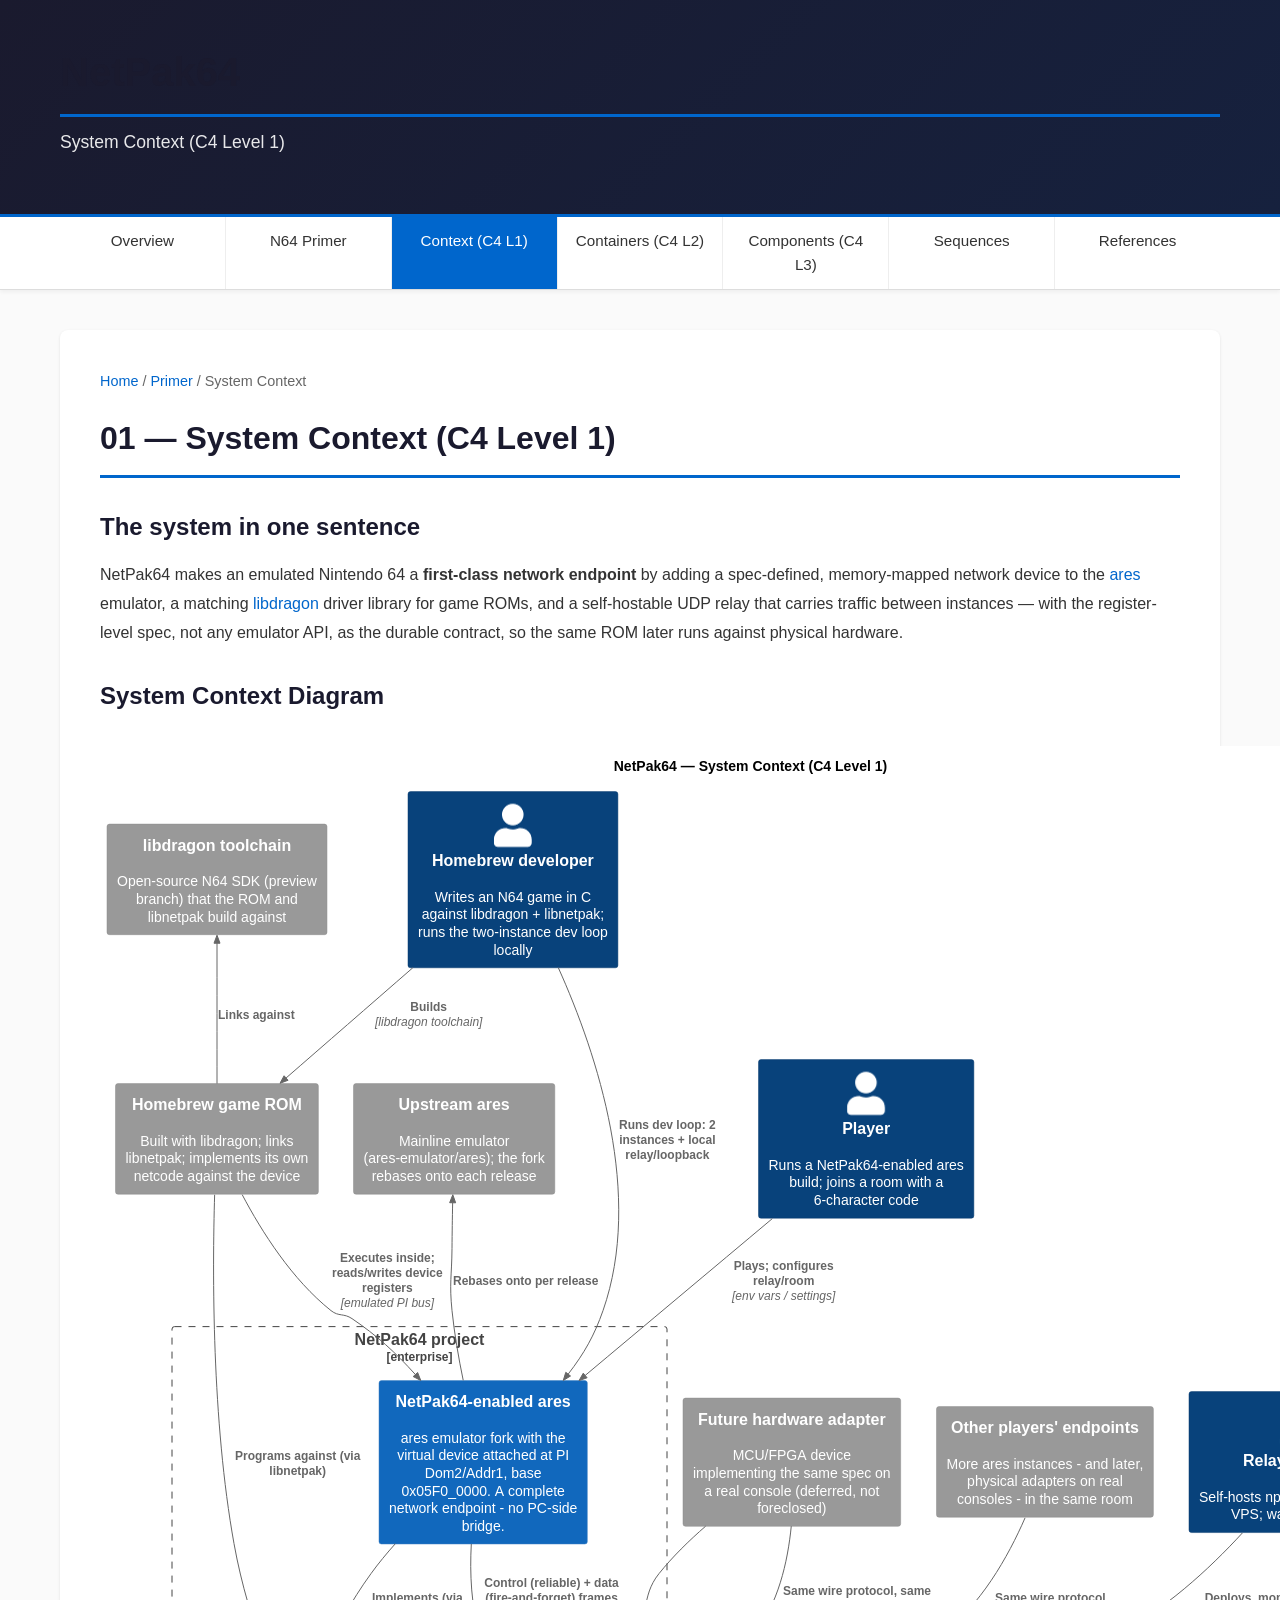
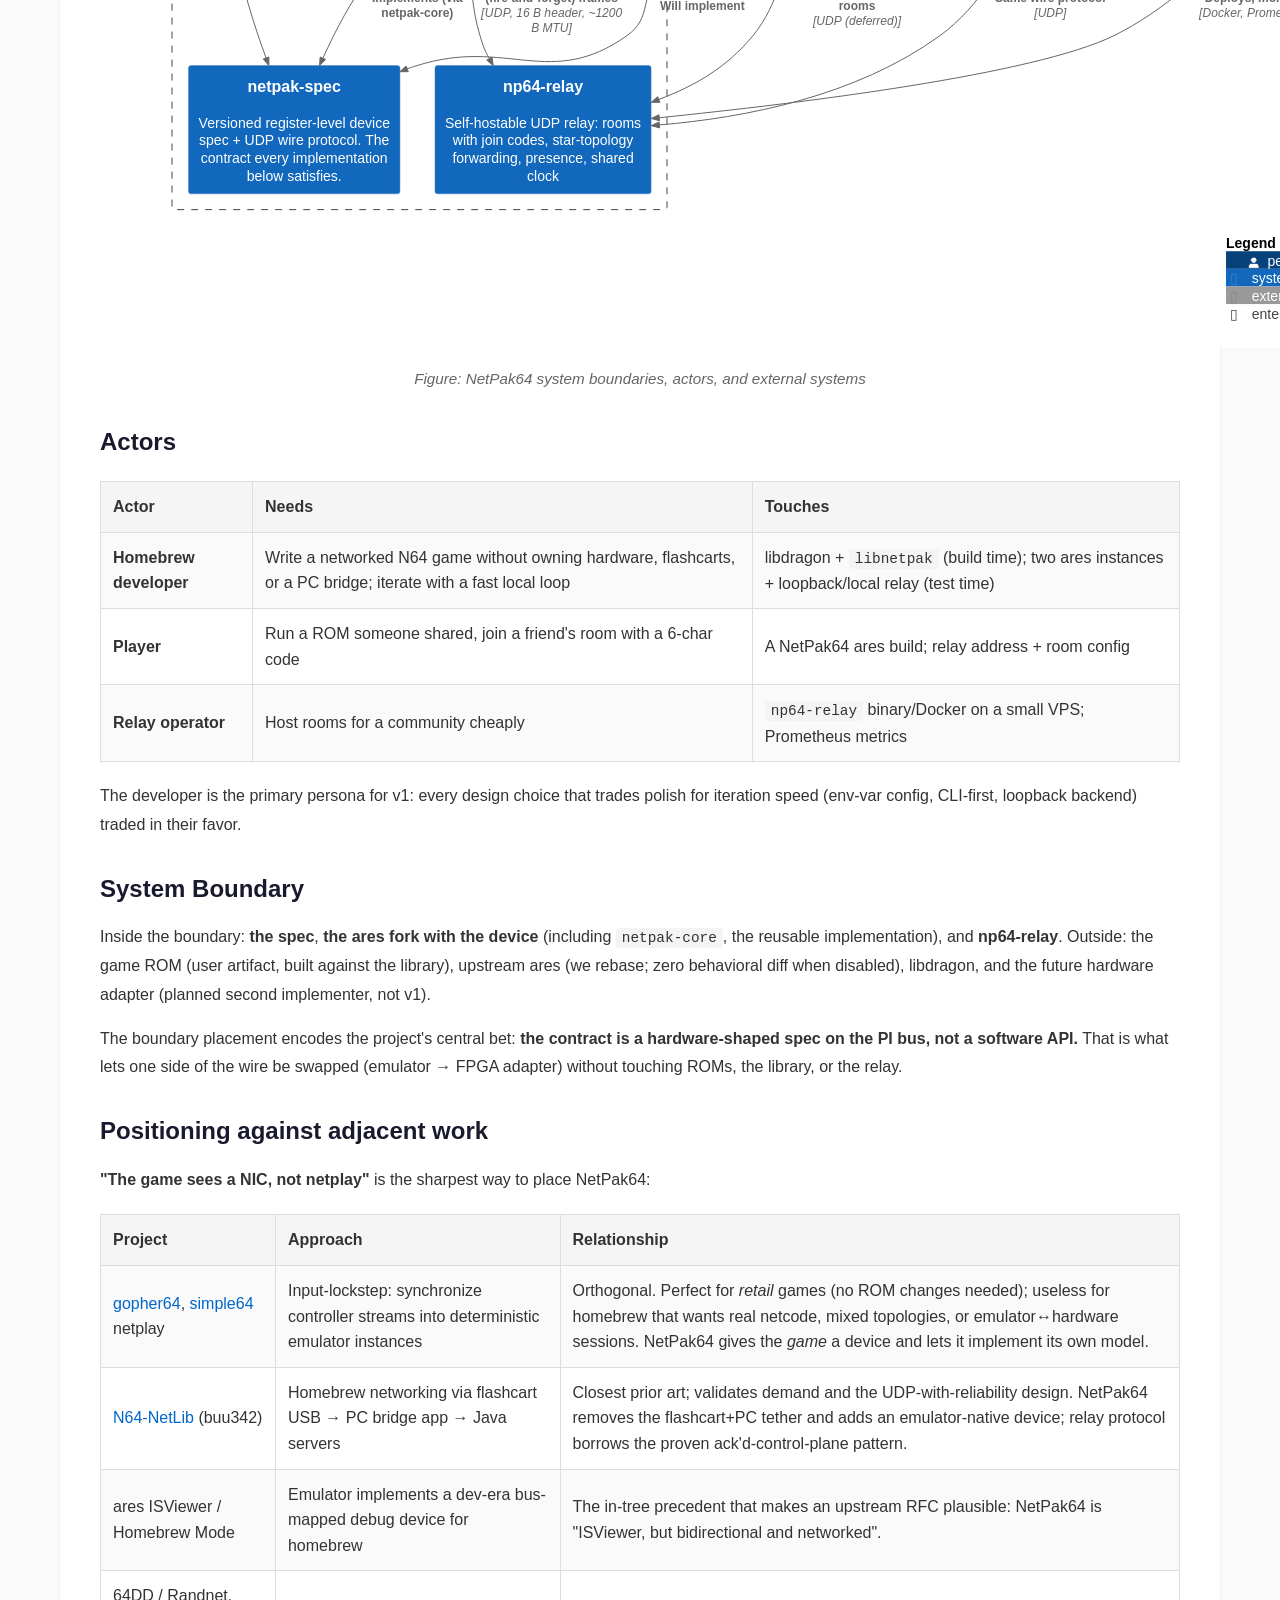
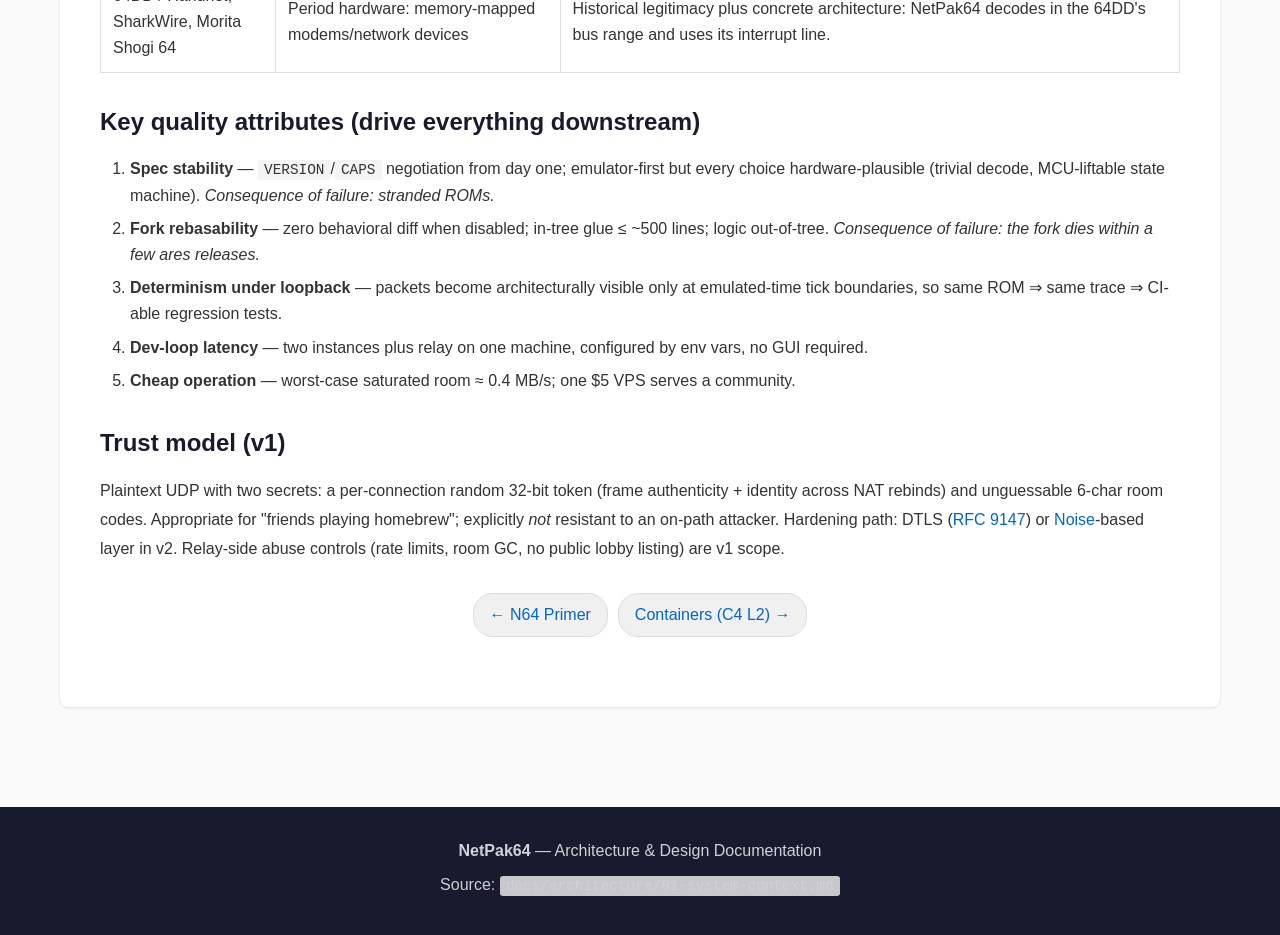
<file: docs/web/01-context.html>
<!DOCTYPE html>
<html lang="en">
<head>
  <meta charset="UTF-8">
  <meta name="viewport" content="width=device-width, initial-scale=1.0">
  <title>System Context (C4 L1) — NetPak64</title>
  <link rel="stylesheet" href="assets/style.css">
</head>
<body>
  <header>
    <div class="container">
      <h1>NetPak64</h1>
      <p>System Context (C4 Level 1)</p>
    </div>
  </header>

  <nav>
    <div class="container">
      <a href="index.html">Overview</a>
      <a href="00-primer.html">N64 Primer</a>
      <a href="01-context.html" class="active">Context (C4 L1)</a>
      <a href="02-containers.html">Containers (C4 L2)</a>
      <a href="03-components.html">Components (C4 L3)</a>
      <a href="04-dynamic.html">Sequences</a>
      <a href="05-references.html">References</a>
    </div>
  </nav>

  <main>
    <div class="container">
      <div class="content">
        <div class="breadcrumb"><a href="index.html">Home</a> / <a href="00-primer.html">Primer</a> / System Context</div>

        <h1>01 — System Context (C4 Level 1)</h1>

        <h2>The system in one sentence</h2>

        <p>NetPak64 makes an emulated Nintendo 64 a <strong>first-class network endpoint</strong> by adding a spec-defined, memory-mapped network device to the <a href="https://ares-emu.net">ares</a> emulator, a matching <a href="https://libdragon.dev">libdragon</a> driver library for game ROMs, and a self-hostable UDP relay that carries traffic between instances — with the register-level spec, not any emulator API, as the durable contract, so the same ROM later runs against physical hardware.</p>

        <h2>System Context Diagram</h2>

        <div class="diagram">
          <img src="../architecture/diagrams/c4-context.svg" alt="C4 Context Diagram - System boundaries and actors">
          <p class="diagram-caption">Figure: NetPak64 system boundaries, actors, and external systems</p>
        </div>

        <h2>Actors</h2>

        <table>
          <tr>
            <th>Actor</th>
            <th>Needs</th>
            <th>Touches</th>
          </tr>
          <tr>
            <td><strong>Homebrew developer</strong></td>
            <td>Write a networked N64 game without owning hardware, flashcarts, or a PC bridge; iterate with a fast local loop</td>
            <td>libdragon + <code>libnetpak</code> (build time); two ares instances + loopback/local relay (test time)</td>
          </tr>
          <tr>
            <td><strong>Player</strong></td>
            <td>Run a ROM someone shared, join a friend's room with a 6-char code</td>
            <td>A NetPak64 ares build; relay address + room config</td>
          </tr>
          <tr>
            <td><strong>Relay operator</strong></td>
            <td>Host rooms for a community cheaply</td>
            <td><code>np64-relay</code> binary/Docker on a small VPS; Prometheus metrics</td>
          </tr>
        </table>

        <p>The developer is the primary persona for v1: every design choice that trades polish for iteration speed (env-var config, CLI-first, loopback backend) traded in their favor.</p>

        <h2>System Boundary</h2>

        <p>Inside the boundary: <strong>the spec</strong>, <strong>the ares fork with the device</strong> (including <code>netpak-core</code>, the reusable implementation), and <strong>np64-relay</strong>. Outside: the game ROM (user artifact, built against the library), upstream ares (we rebase; zero behavioral diff when disabled), libdragon, and the future hardware adapter (planned second implementer, not v1).</p>

        <p>The boundary placement encodes the project's central bet: <strong>the contract is a hardware-shaped spec on the PI bus, not a software API.</strong> That is what lets one side of the wire be swapped (emulator → FPGA adapter) without touching ROMs, the library, or the relay.</p>

        <h2>Positioning against adjacent work</h2>

        <p><strong>"The game sees a NIC, not netplay"</strong> is the sharpest way to place NetPak64:</p>

        <table>
          <tr>
            <th>Project</th>
            <th>Approach</th>
            <th>Relationship</th>
          </tr>
          <tr>
            <td><a href="https://github.com/gopher64/gopher64">gopher64</a>, <a href="https://github.com/simple64/simple64">simple64</a> netplay</td>
            <td>Input-lockstep: synchronize controller streams into deterministic emulator instances</td>
            <td>Orthogonal. Perfect for <em>retail</em> games (no ROM changes needed); useless for homebrew that wants real netcode, mixed topologies, or emulator↔hardware sessions. NetPak64 gives the <em>game</em> a device and lets it implement its own model.</td>
          </tr>
          <tr>
            <td><a href="https://github.com/buu342/N64-NetLib">N64-NetLib</a> (buu342)</td>
            <td>Homebrew networking via flashcart USB → PC bridge app → Java servers</td>
            <td>Closest prior art; validates demand and the UDP-with-reliability design. NetPak64 removes the flashcart+PC tether and adds an emulator-native device; relay protocol borrows the proven ack'd-control-plane pattern.</td>
          </tr>
          <tr>
            <td>ares ISViewer / Homebrew Mode</td>
            <td>Emulator implements a dev-era bus-mapped debug device for homebrew</td>
            <td>The in-tree precedent that makes an upstream RFC plausible: NetPak64 is "ISViewer, but bidirectional and networked".</td>
          </tr>
          <tr>
            <td>64DD / Randnet, SharkWire, Morita Shogi 64</td>
            <td>Period hardware: memory-mapped modems/network devices</td>
            <td>Historical legitimacy plus concrete architecture: NetPak64 decodes in the 64DD's bus range and uses its interrupt line.</td>
          </tr>
        </table>

        <h2>Key quality attributes (drive everything downstream)</h2>

        <ol>
          <li><strong>Spec stability</strong> — <code>VERSION</code>/<code>CAPS</code> negotiation from day one; emulator-first but every choice hardware-plausible (trivial decode, MCU-liftable state machine). <em>Consequence of failure: stranded ROMs.</em></li>
          <li><strong>Fork rebasability</strong> — zero behavioral diff when disabled; in-tree glue ≤ ~500 lines; logic out-of-tree. <em>Consequence of failure: the fork dies within a few ares releases.</em></li>
          <li><strong>Determinism under loopback</strong> — packets become architecturally visible only at emulated-time tick boundaries, so same ROM ⇒ same trace ⇒ CI-able regression tests.</li>
          <li><strong>Dev-loop latency</strong> — two instances plus relay on one machine, configured by env vars, no GUI required.</li>
          <li><strong>Cheap operation</strong> — worst-case saturated room ≈ 0.4 MB/s; one $5 VPS serves a community.</li>
        </ol>

        <h2>Trust model (v1)</h2>

        <p>Plaintext UDP with two secrets: a per-connection random 32-bit token (frame authenticity + identity across NAT rebinds) and unguessable 6-char room codes. Appropriate for "friends playing homebrew"; explicitly <em>not</em> resistant to an on-path attacker. Hardening path: DTLS (<a href="https://www.rfc-editor.org/rfc/rfc9147">RFC 9147</a>) or <a href="https://noiseprotocol.org">Noise</a>-based layer in v2. Relay-side abuse controls (rate limits, room GC, no public lobby listing) are v1 scope.</p>

        <div class="section-nav">
          <a href="00-primer.html">← N64 Primer</a>
          <a href="02-containers.html">Containers (C4 L2) →</a>
        </div>
      </div>
    </div>
  </main>

  <footer>
    <div class="container">
      <p><strong>NetPak64</strong> — Architecture & Design Documentation</p>
      <p>Source: <code>docs/architecture/01-system-context.md</code></p>
    </div>
  </footer>
</body>
</html>
</file>
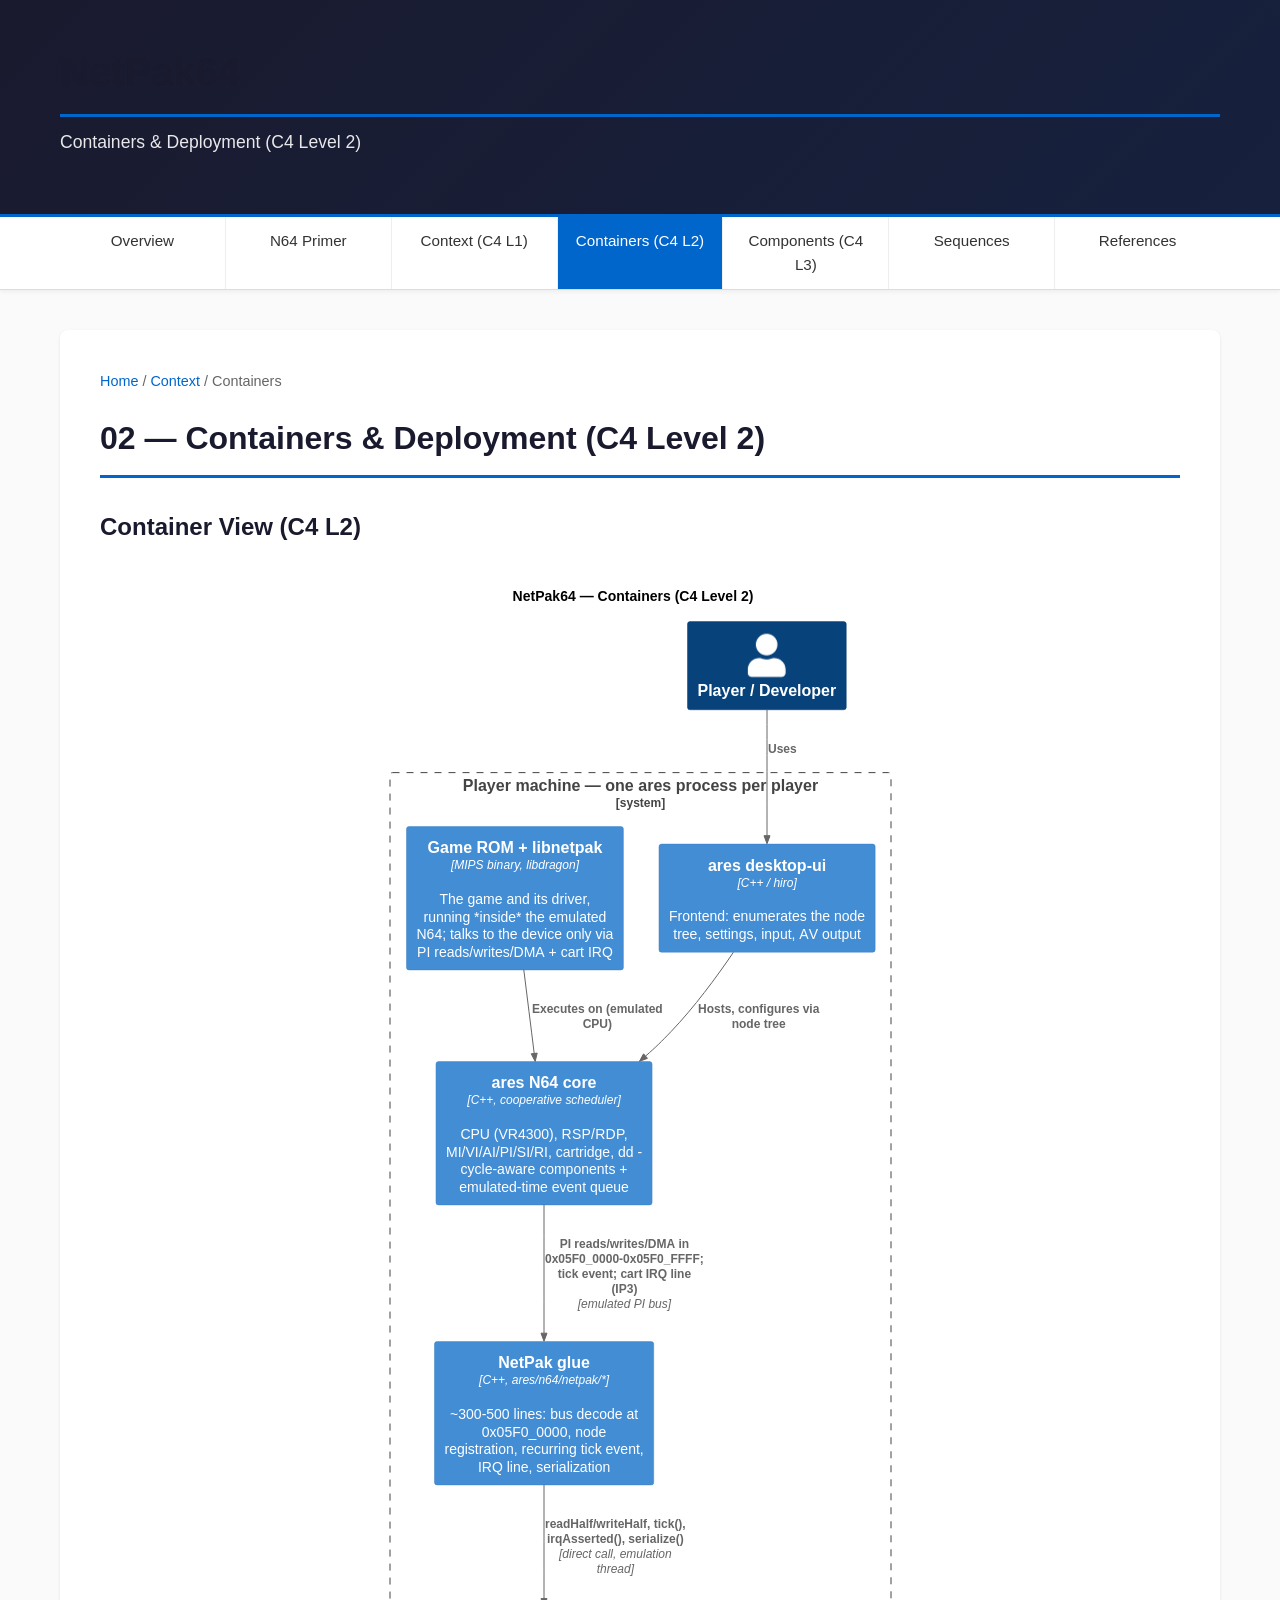
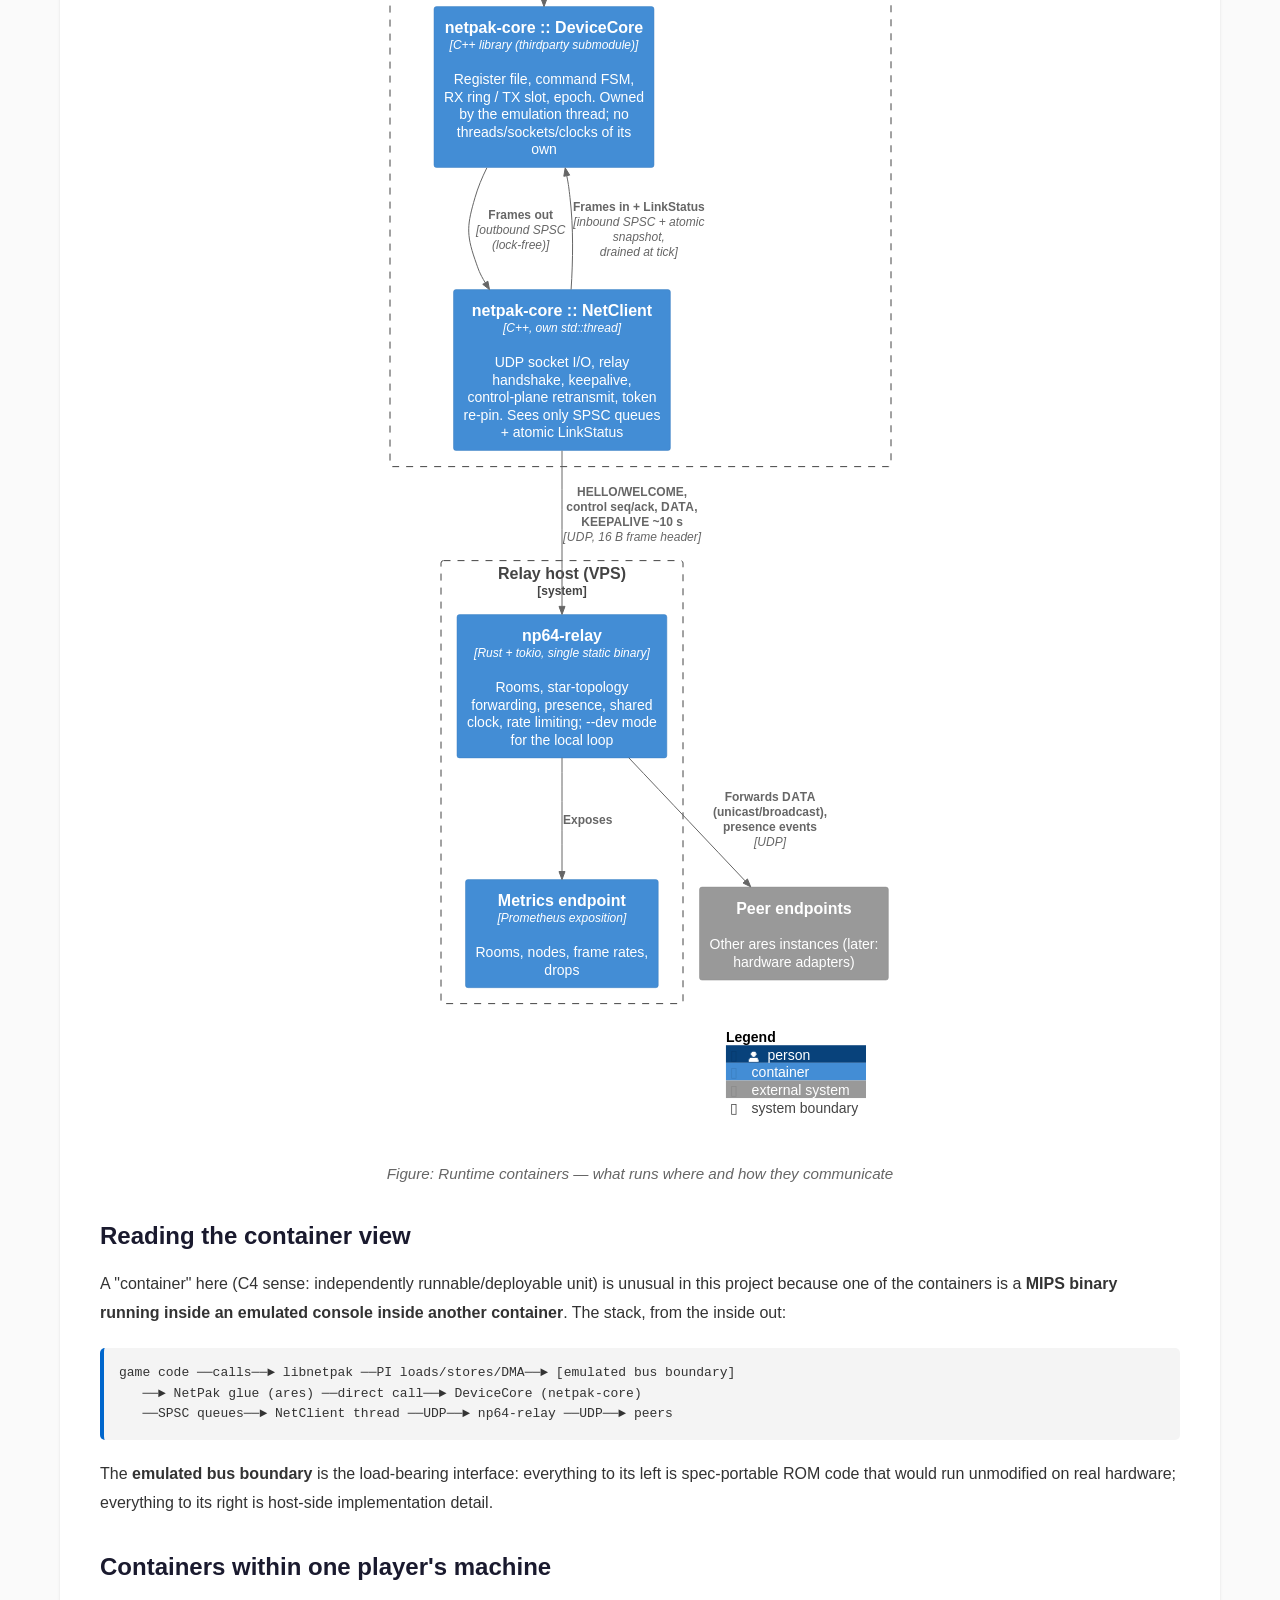
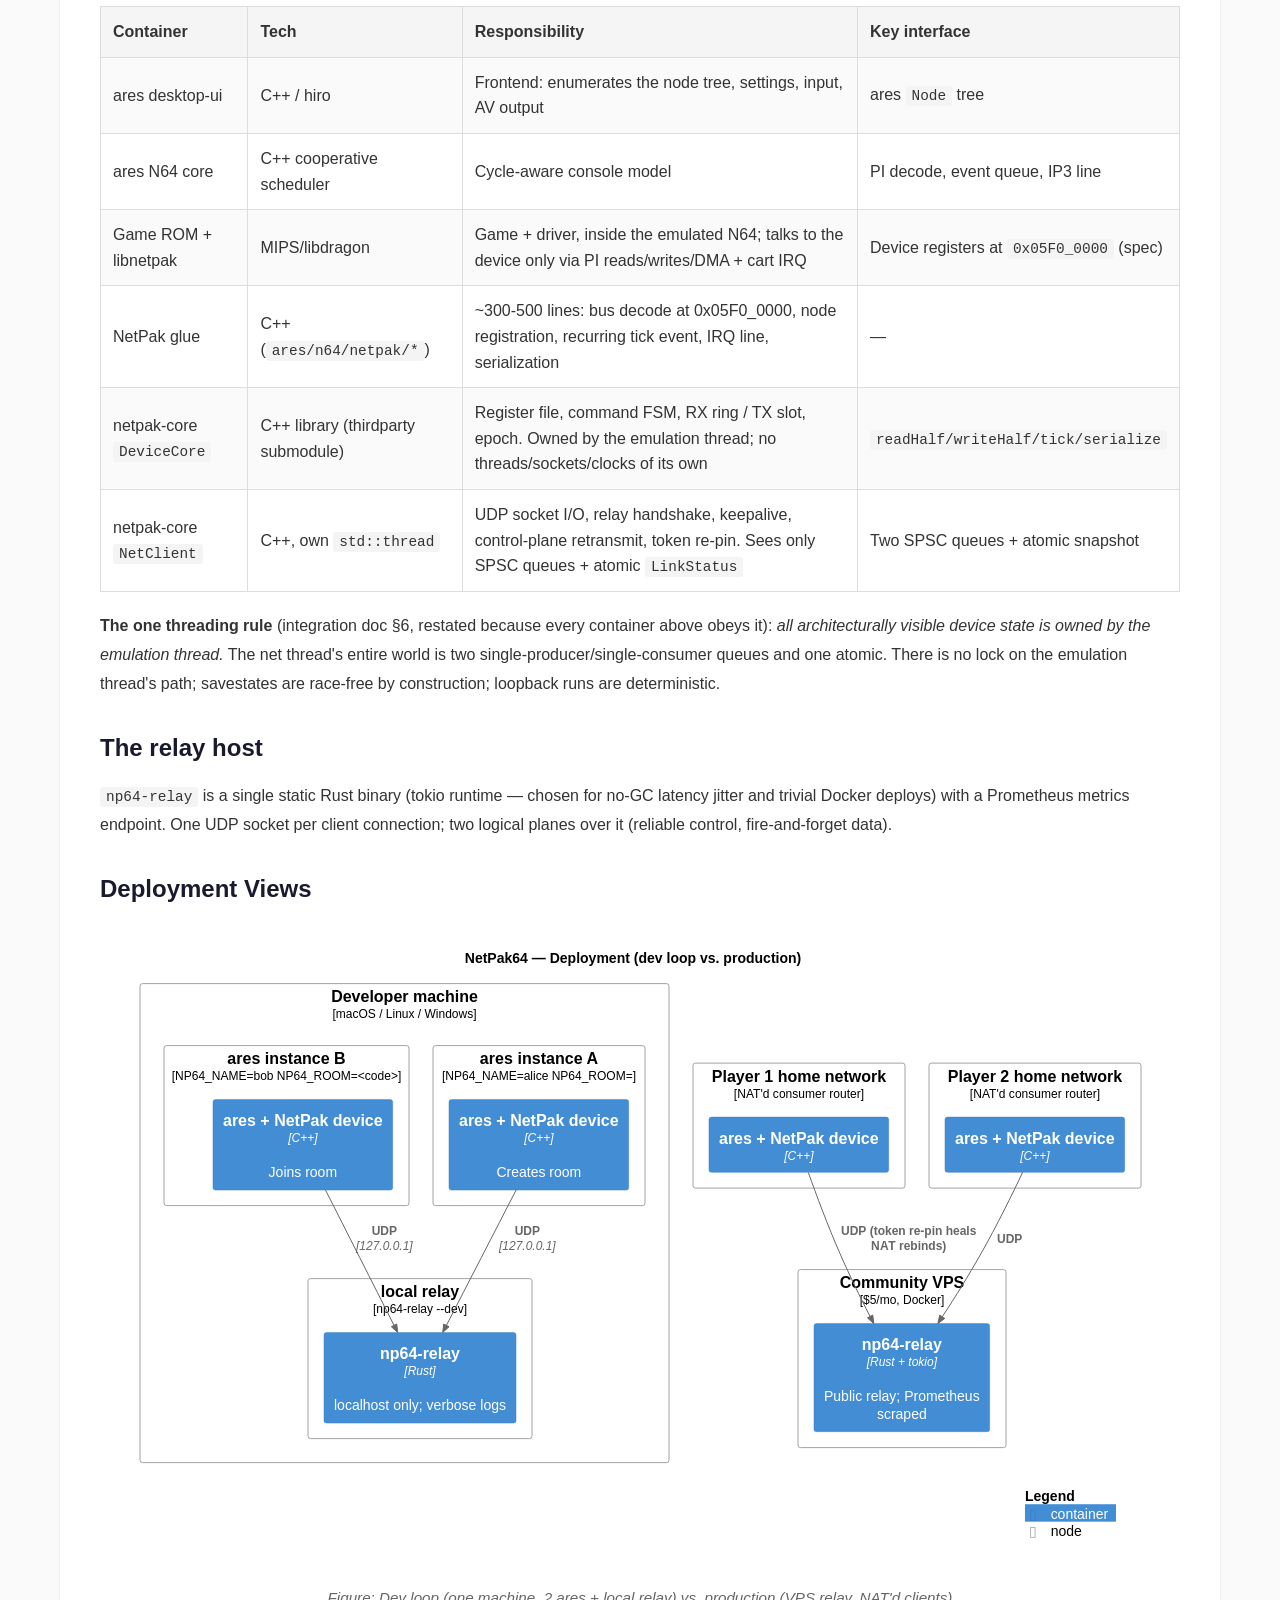
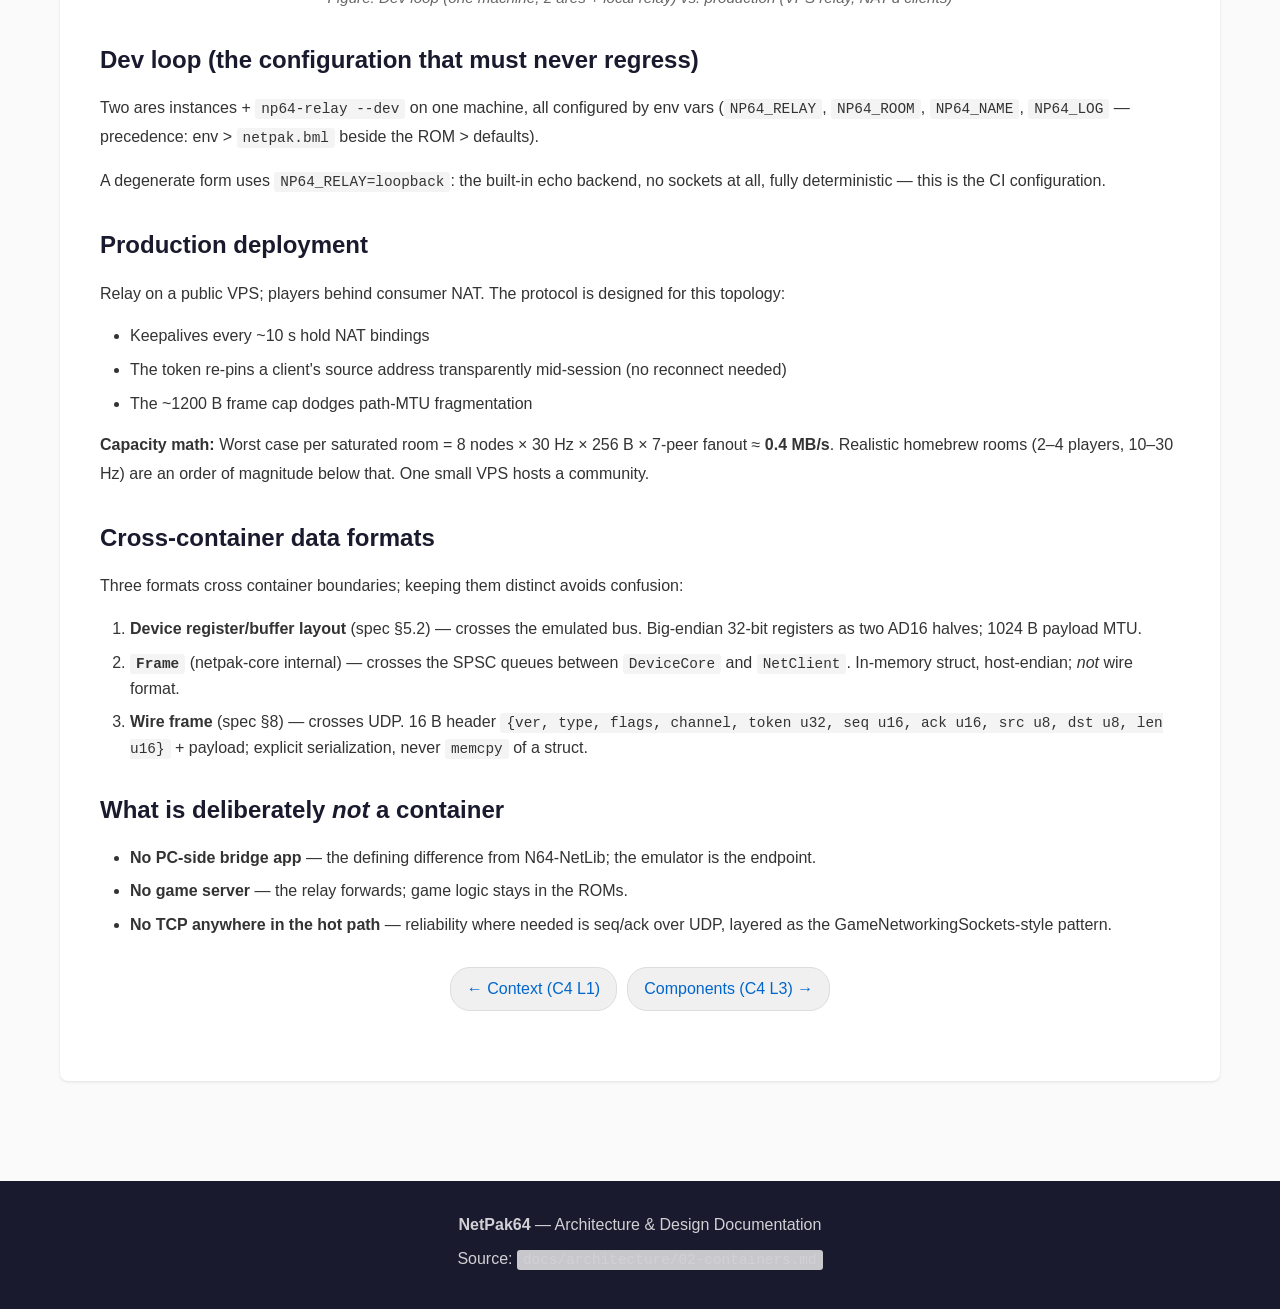
<file: docs/web/02-containers.html>
<!DOCTYPE html>
<html lang="en">
<head>
  <meta charset="UTF-8">
  <meta name="viewport" content="width=device-width, initial-scale=1.0">
  <title>Containers & Deployment (C4 L2) — NetPak64</title>
  <link rel="stylesheet" href="assets/style.css">
</head>
<body>
  <header>
    <div class="container">
      <h1>NetPak64</h1>
      <p>Containers & Deployment (C4 Level 2)</p>
    </div>
  </header>

  <nav>
    <div class="container">
      <a href="index.html">Overview</a>
      <a href="00-primer.html">N64 Primer</a>
      <a href="01-context.html">Context (C4 L1)</a>
      <a href="02-containers.html" class="active">Containers (C4 L2)</a>
      <a href="03-components.html">Components (C4 L3)</a>
      <a href="04-dynamic.html">Sequences</a>
      <a href="05-references.html">References</a>
    </div>
  </nav>

  <main>
    <div class="container">
      <div class="content">
        <div class="breadcrumb"><a href="index.html">Home</a> / <a href="01-context.html">Context</a> / Containers</div>

        <h1>02 — Containers & Deployment (C4 Level 2)</h1>

        <h2>Container View (C4 L2)</h2>

        <div class="diagram">
          <img src="../architecture/diagrams/c4-containers.svg" alt="C4 Containers - Processes, libraries, and threading">
          <p class="diagram-caption">Figure: Runtime containers — what runs where and how they communicate</p>
        </div>

        <h2>Reading the container view</h2>

        <p>A "container" here (C4 sense: independently runnable/deployable unit) is unusual in this project because one of the containers is a <strong>MIPS binary running inside an emulated console inside another container</strong>. The stack, from the inside out:</p>

        <pre>game code ──calls──► libnetpak ──PI loads/stores/DMA──► [emulated bus boundary]
   ──► NetPak glue (ares) ──direct call──► DeviceCore (netpak-core)
   ──SPSC queues──► NetClient thread ──UDP──► np64-relay ──UDP──► peers</pre>

        <p>The <strong>emulated bus boundary</strong> is the load-bearing interface: everything to its left is spec-portable ROM code that would run unmodified on real hardware; everything to its right is host-side implementation detail.</p>

        <h2>Containers within one player's machine</h2>

        <table>
          <tr>
            <th>Container</th>
            <th>Tech</th>
            <th>Responsibility</th>
            <th>Key interface</th>
          </tr>
          <tr>
            <td>ares desktop-ui</td>
            <td>C++ / hiro</td>
            <td>Frontend: enumerates the node tree, settings, input, AV output</td>
            <td>ares <code>Node</code> tree</td>
          </tr>
          <tr>
            <td>ares N64 core</td>
            <td>C++ cooperative scheduler</td>
            <td>Cycle-aware console model</td>
            <td>PI decode, event queue, IP3 line</td>
          </tr>
          <tr>
            <td>Game ROM + libnetpak</td>
            <td>MIPS/libdragon</td>
            <td>Game + driver, inside the emulated N64; talks to the device only via PI reads/writes/DMA + cart IRQ</td>
            <td>Device registers at <code>0x05F0_0000</code> (spec)</td>
          </tr>
          <tr>
            <td>NetPak glue</td>
            <td>C++ (<code>ares/n64/netpak/*</code>)</td>
            <td>~300-500 lines: bus decode at 0x05F0_0000, node registration, recurring tick event, IRQ line, serialization</td>
            <td>―</td>
          </tr>
          <tr>
            <td>netpak-core <code>DeviceCore</code></td>
            <td>C++ library (thirdparty submodule)</td>
            <td>Register file, command FSM, RX ring / TX slot, epoch. Owned by the emulation thread; no threads/sockets/clocks of its own</td>
            <td><code>readHalf/writeHalf/tick/serialize</code></td>
          </tr>
          <tr>
            <td>netpak-core <code>NetClient</code></td>
            <td>C++, own <code>std::thread</code></td>
            <td>UDP socket I/O, relay handshake, keepalive, control-plane retransmit, token re-pin. Sees only SPSC queues + atomic <code>LinkStatus</code></td>
            <td>Two SPSC queues + atomic snapshot</td>
          </tr>
        </table>

        <p><strong>The one threading rule</strong> (integration doc §6, restated because every container above obeys it): <em>all architecturally visible device state is owned by the emulation thread.</em> The net thread's entire world is two single-producer/single-consumer queues and one atomic. There is no lock on the emulation thread's path; savestates are race-free by construction; loopback runs are deterministic.</p>

        <h2>The relay host</h2>

        <p><code>np64-relay</code> is a single static Rust binary (tokio runtime — chosen for no-GC latency jitter and trivial Docker deploys) with a Prometheus metrics endpoint. One UDP socket per client connection; two logical planes over it (reliable control, fire-and-forget data).</p>

        <h2>Deployment Views</h2>

        <div class="diagram">
          <img src="../architecture/diagrams/c4-deployment.svg" alt="Deployment - Dev loop vs. production">
          <p class="diagram-caption">Figure: Dev loop (one machine, 2 ares + local relay) vs. production (VPS relay, NAT'd clients)</p>
        </div>

        <h2>Dev loop (the configuration that must never regress)</h2>

        <p>Two ares instances + <code>np64-relay --dev</code> on one machine, all configured by env vars (<code>NP64_RELAY</code>, <code>NP64_ROOM</code>, <code>NP64_NAME</code>, <code>NP64_LOG</code> — precedence: env > <code>netpak.bml</code> beside the ROM > defaults).</p>

        <p>A degenerate form uses <code>NP64_RELAY=loopback</code>: the built-in echo backend, no sockets at all, fully deterministic — this is the CI configuration.</p>

        <h2>Production deployment</h2>

        <p>Relay on a public VPS; players behind consumer NAT. The protocol is designed for this topology:</p>

        <ul>
          <li>Keepalives every ~10 s hold NAT bindings</li>
          <li>The token re-pins a client's source address transparently mid-session (no reconnect needed)</li>
          <li>The ~1200 B frame cap dodges path-MTU fragmentation</li>
        </ul>

        <p><strong>Capacity math:</strong> Worst case per saturated room = 8 nodes × 30 Hz × 256 B × 7-peer fanout ≈ <strong>0.4 MB/s</strong>. Realistic homebrew rooms (2–4 players, 10–30 Hz) are an order of magnitude below that. One small VPS hosts a community.</p>

        <h2>Cross-container data formats</h2>

        <p>Three formats cross container boundaries; keeping them distinct avoids confusion:</p>

        <ol>
          <li><strong>Device register/buffer layout</strong> (spec §5.2) — crosses the emulated bus. Big-endian 32-bit registers as two AD16 halves; 1024 B payload MTU.</li>
          <li><strong><code>Frame</code></strong> (netpak-core internal) — crosses the SPSC queues between <code>DeviceCore</code> and <code>NetClient</code>. In-memory struct, host-endian; <em>not</em> wire format.</li>
          <li><strong>Wire frame</strong> (spec §8) — crosses UDP. 16 B header <code>{ver, type, flags, channel, token u32, seq u16, ack u16, src u8, dst u8, len u16}</code> + payload; explicit serialization, never <code>memcpy</code> of a struct.</li>
        </ol>

        <h2>What is deliberately <em>not</em> a container</h2>

        <ul>
          <li><strong>No PC-side bridge app</strong> — the defining difference from N64-NetLib; the emulator is the endpoint.</li>
          <li><strong>No game server</strong> — the relay forwards; game logic stays in the ROMs.</li>
          <li><strong>No TCP anywhere in the hot path</strong> — reliability where needed is seq/ack over UDP, layered as the GameNetworkingSockets-style pattern.</li>
        </ul>

        <div class="section-nav">
          <a href="01-context.html">← Context (C4 L1)</a>
          <a href="03-components.html">Components (C4 L3) →</a>
        </div>
      </div>
    </div>
  </main>

  <footer>
    <div class="container">
      <p><strong>NetPak64</strong> — Architecture & Design Documentation</p>
      <p>Source: <code>docs/architecture/02-containers.md</code></p>
    </div>
  </footer>
</body>
</html>
</file>
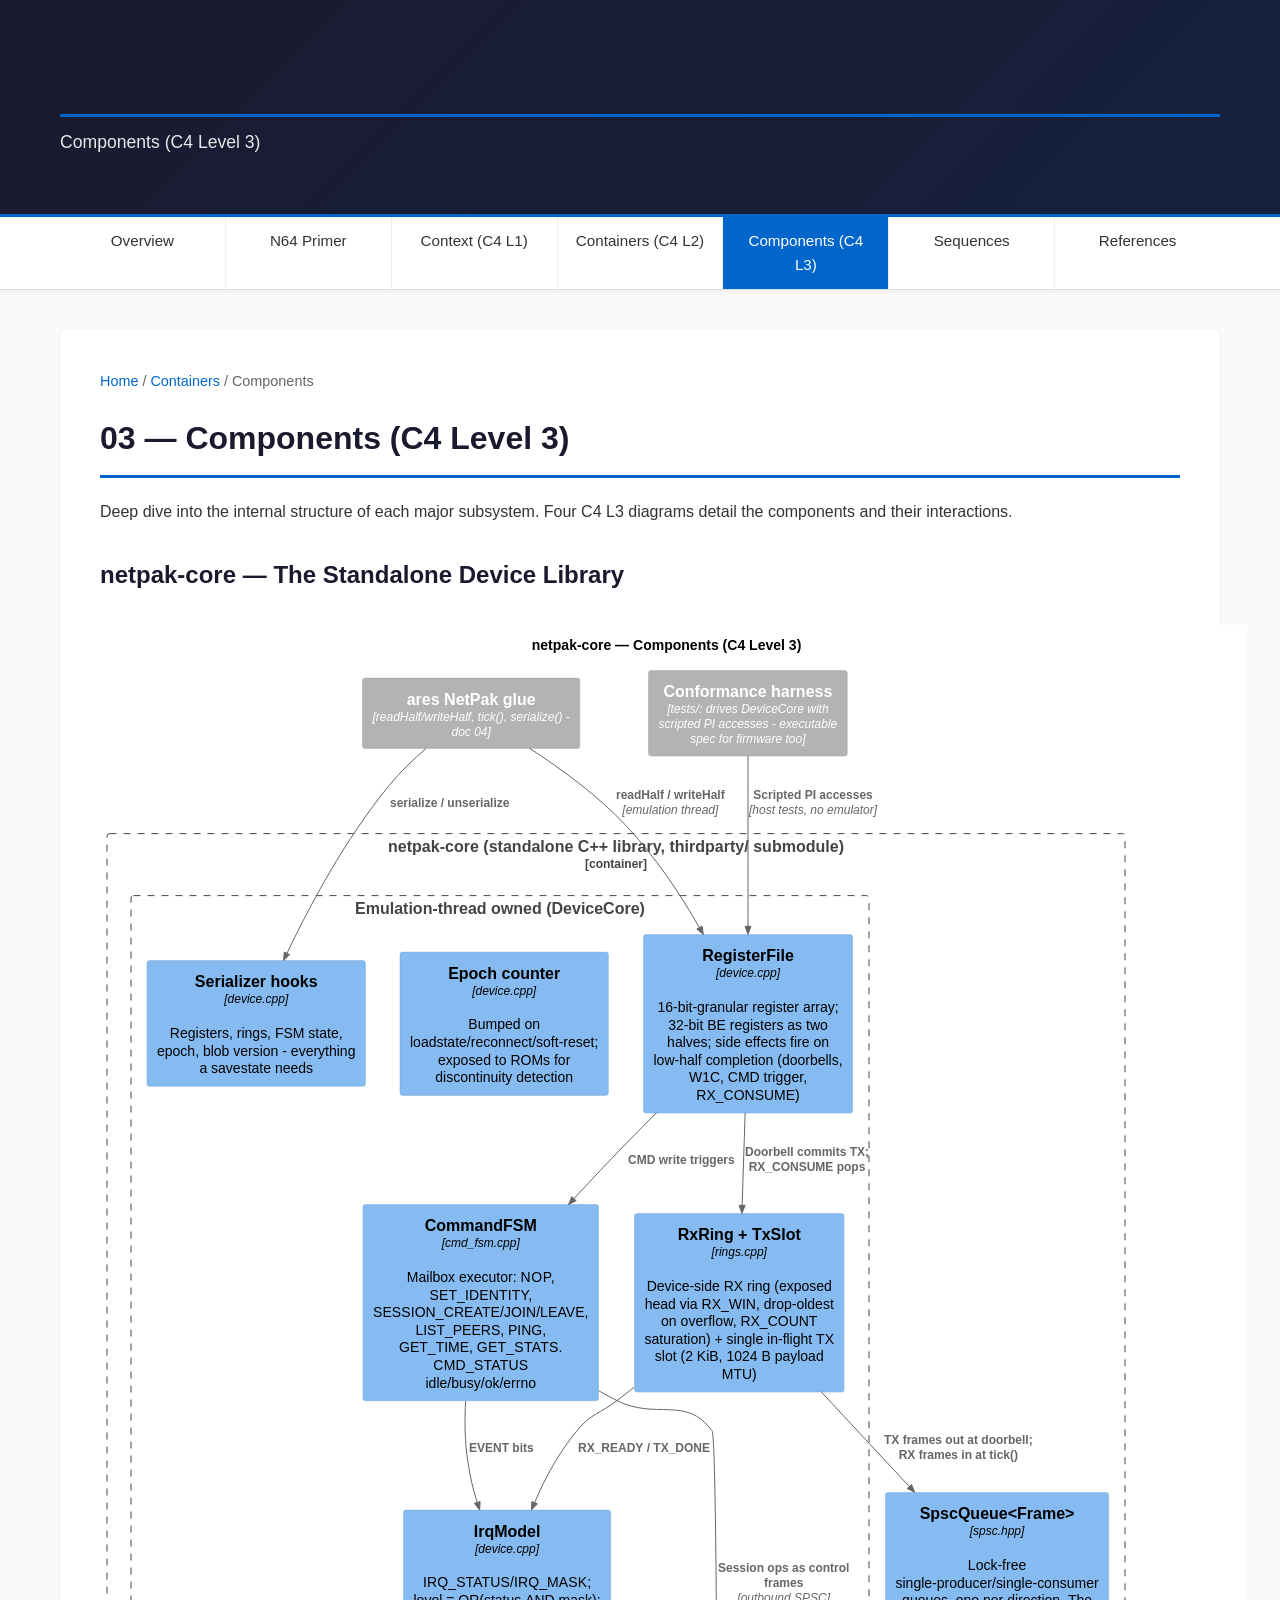
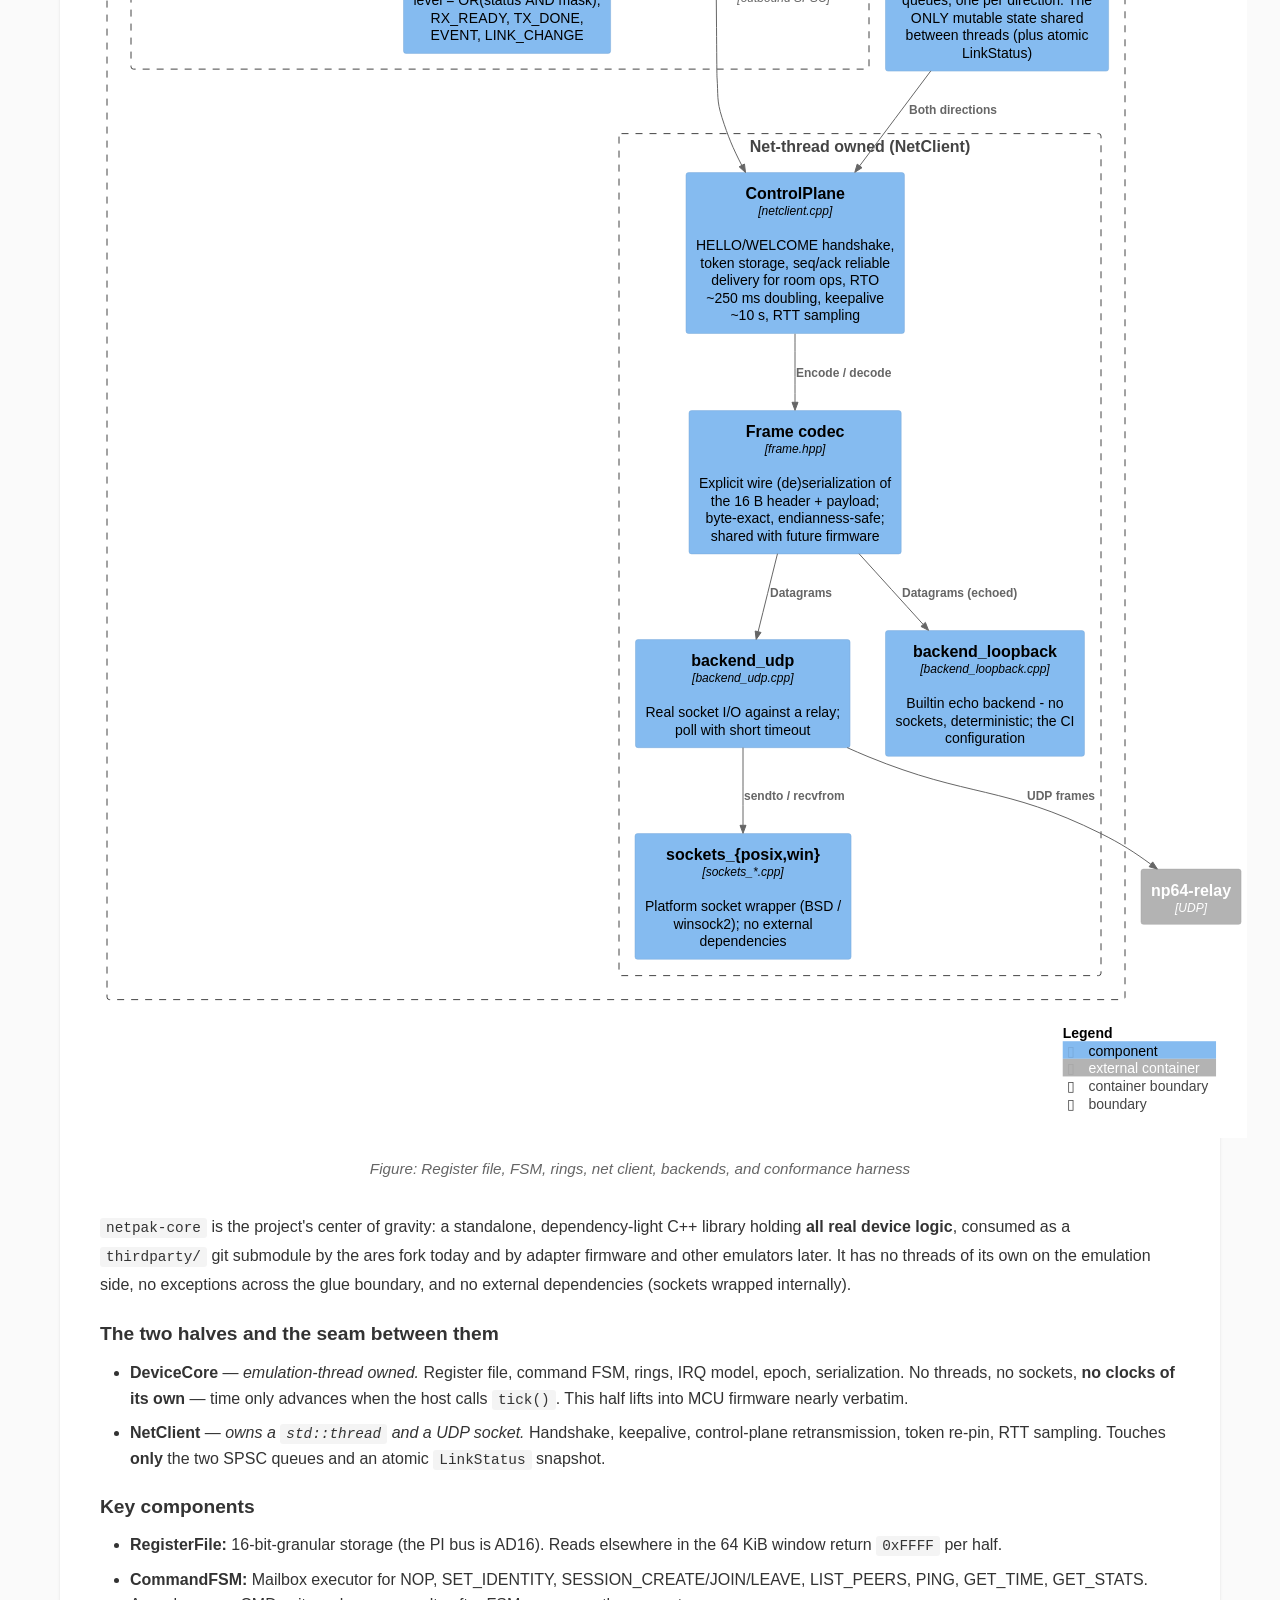
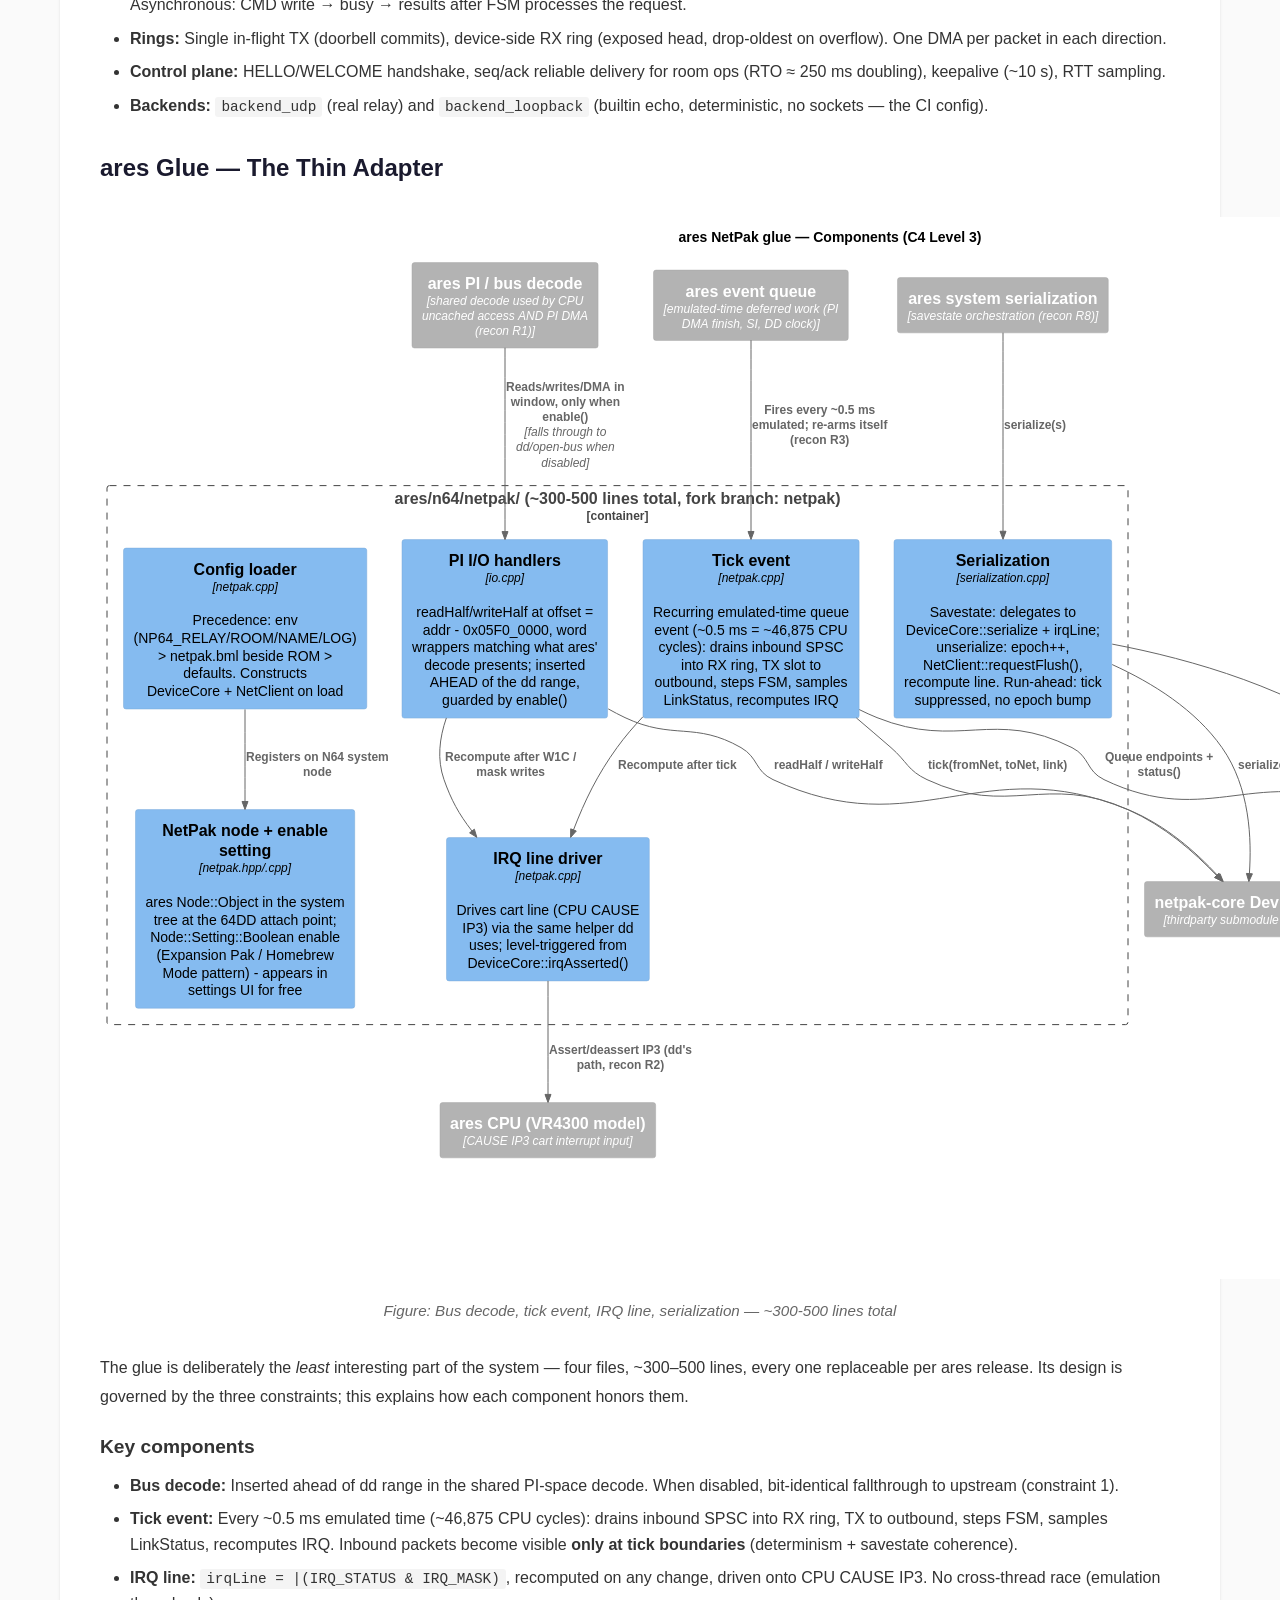
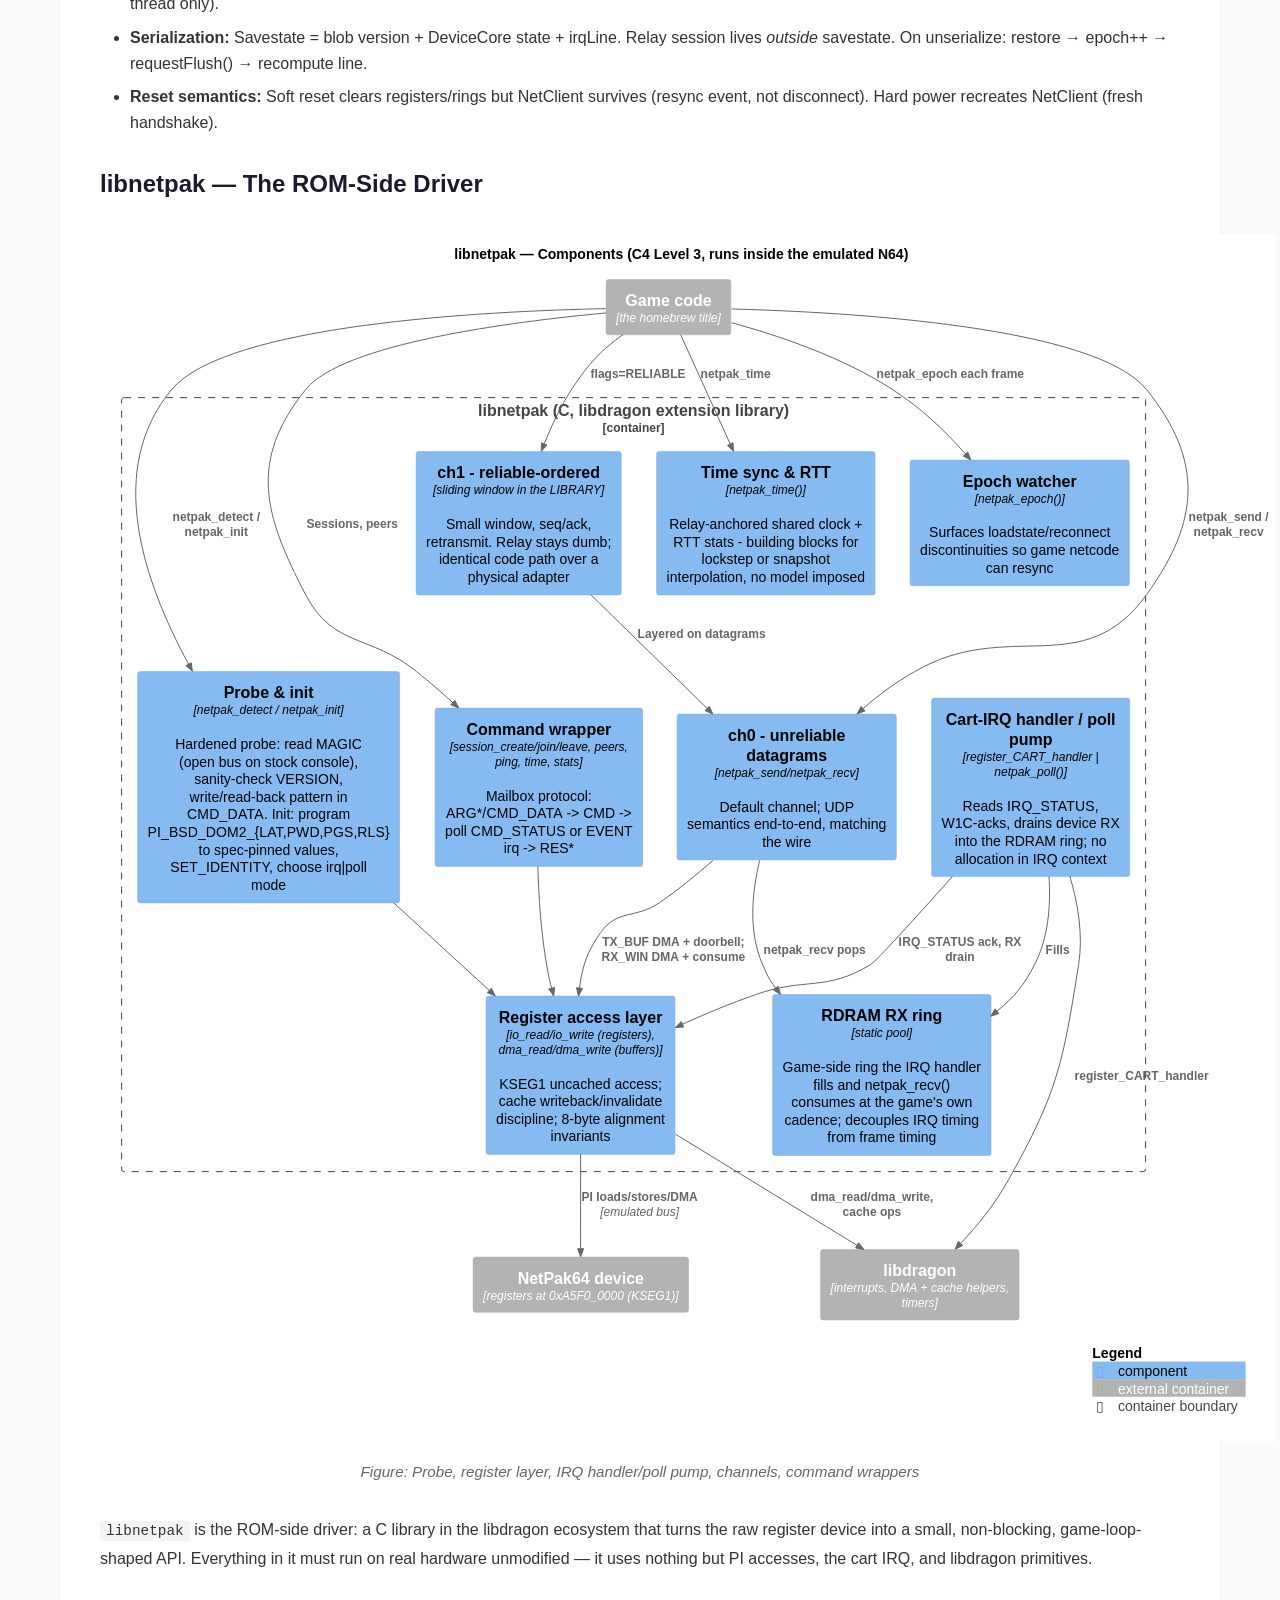
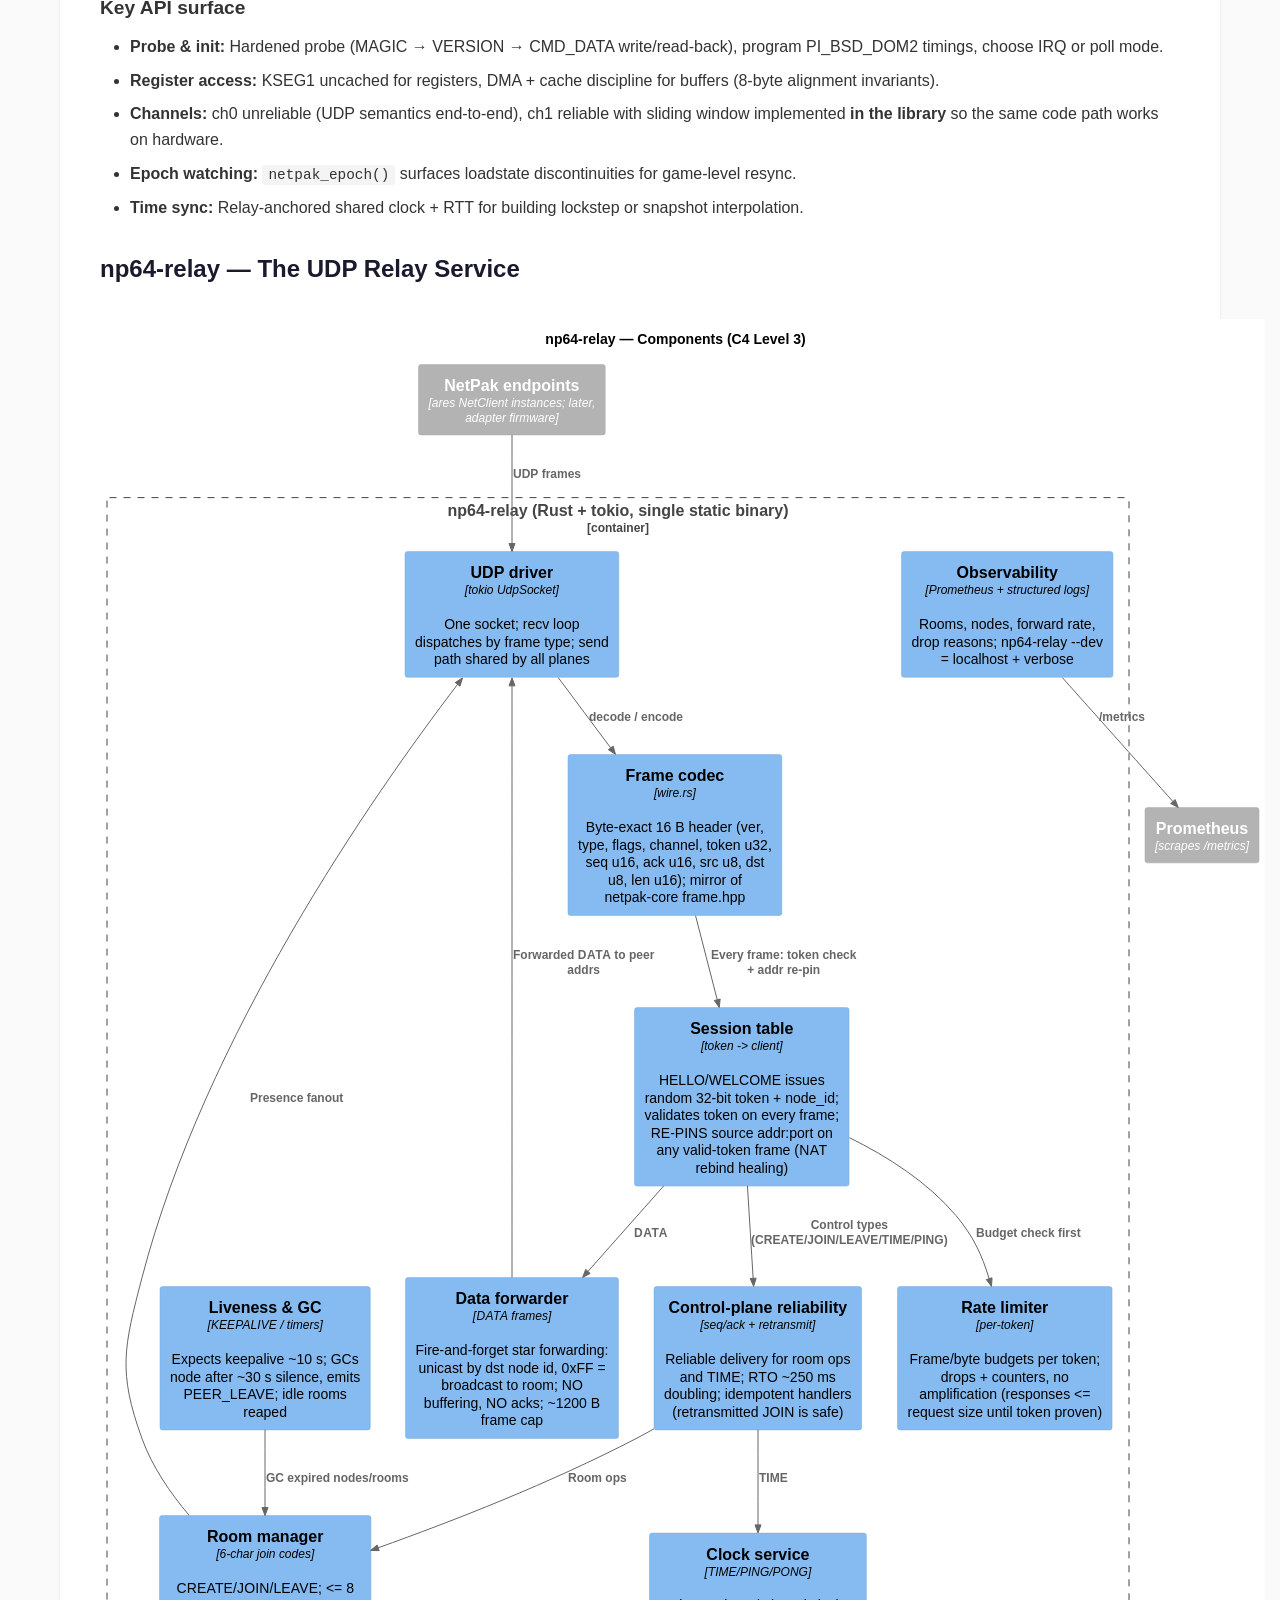
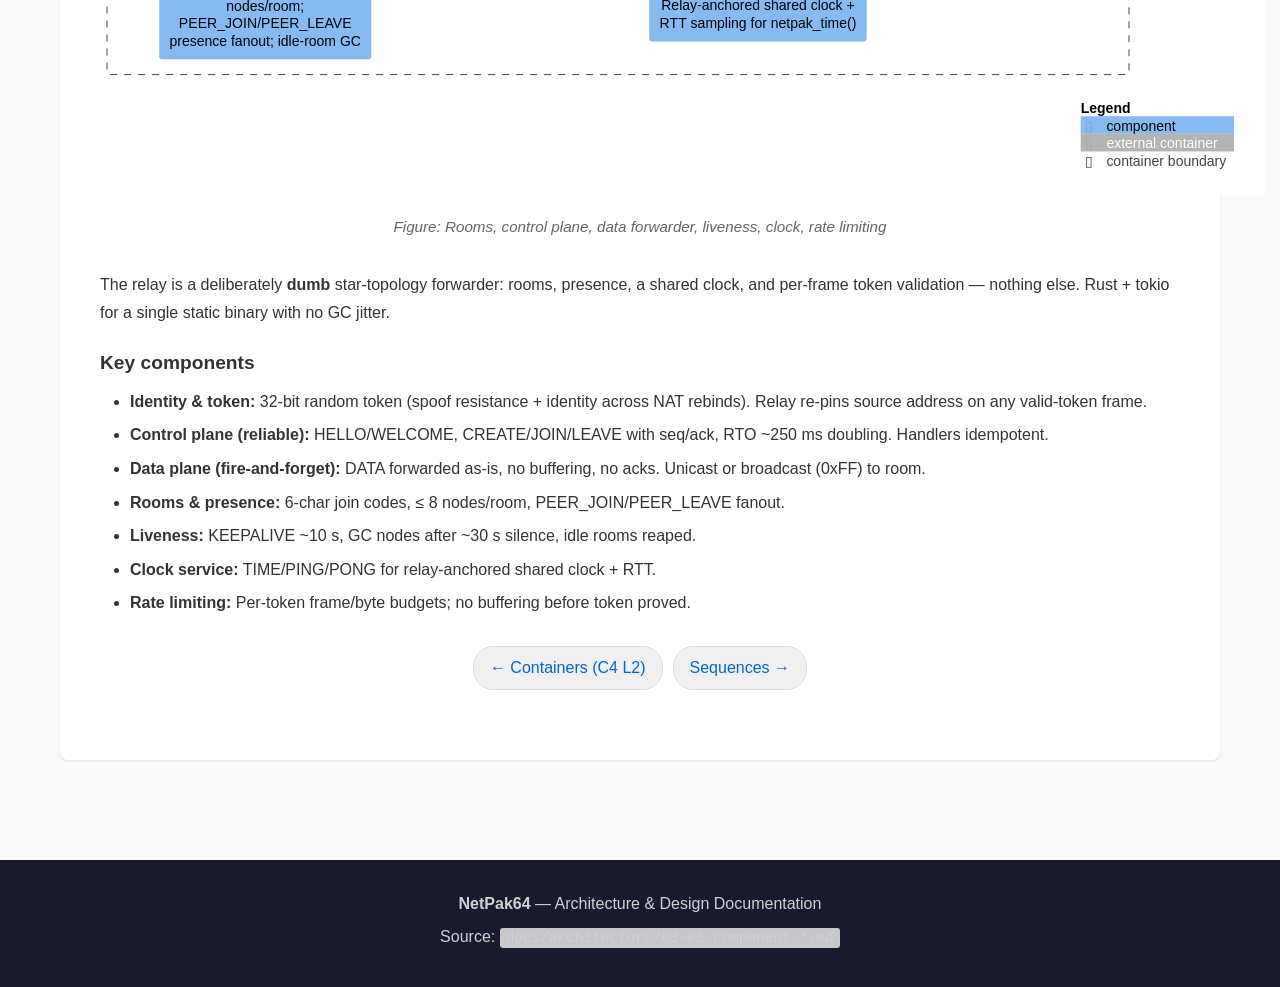
<file: docs/web/03-components.html>
<!DOCTYPE html>
<html lang="en">
<head>
  <meta charset="UTF-8">
  <meta name="viewport" content="width=device-width, initial-scale=1.0">
  <title>Components (C4 L3) — NetPak64</title>
  <link rel="stylesheet" href="assets/style.css">
</head>
<body>
  <header>
    <div class="container">
      <h1>NetPak64</h1>
      <p>Components (C4 Level 3)</p>
    </div>
  </header>

  <nav>
    <div class="container">
      <a href="index.html">Overview</a>
      <a href="00-primer.html">N64 Primer</a>
      <a href="01-context.html">Context (C4 L1)</a>
      <a href="02-containers.html">Containers (C4 L2)</a>
      <a href="03-components.html" class="active">Components (C4 L3)</a>
      <a href="04-dynamic.html">Sequences</a>
      <a href="05-references.html">References</a>
    </div>
  </nav>

  <main>
    <div class="container">
      <div class="content">
        <div class="breadcrumb"><a href="index.html">Home</a> / <a href="02-containers.html">Containers</a> / Components</div>

        <h1>03 — Components (C4 Level 3)</h1>

        <p>Deep dive into the internal structure of each major subsystem. Four C4 L3 diagrams detail the components and their interactions.</p>

        <h2>netpak-core — The Standalone Device Library</h2>

        <div class="diagram">
          <img src="../architecture/diagrams/c4-component-netpak-core.svg" alt="netpak-core components">
          <p class="diagram-caption">Figure: Register file, FSM, rings, net client, backends, and conformance harness</p>
        </div>

        <p><code>netpak-core</code> is the project's center of gravity: a standalone, dependency-light C++ library holding <strong>all real device logic</strong>, consumed as a <code>thirdparty/</code> git submodule by the ares fork today and by adapter firmware and other emulators later. It has no threads of its own on the emulation side, no exceptions across the glue boundary, and no external dependencies (sockets wrapped internally).</p>

        <h3>The two halves and the seam between them</h3>

        <ul>
          <li><strong>DeviceCore</strong> — <em>emulation-thread owned.</em> Register file, command FSM, rings, IRQ model, epoch, serialization. No threads, no sockets, <strong>no clocks of its own</strong> — time only advances when the host calls <code>tick()</code>. This half lifts into MCU firmware nearly verbatim.</li>
          <li><strong>NetClient</strong> — <em>owns a <code>std::thread</code> and a UDP socket.</em> Handshake, keepalive, control-plane retransmission, token re-pin, RTT sampling. Touches <strong>only</strong> the two SPSC queues and an atomic <code>LinkStatus</code> snapshot.</li>
        </ul>

        <h3>Key components</h3>

        <ul>
          <li><strong>RegisterFile:</strong> 16-bit-granular storage (the PI bus is AD16). Reads elsewhere in the 64 KiB window return <code>0xFFFF</code> per half.</li>
          <li><strong>CommandFSM:</strong> Mailbox executor for NOP, SET_IDENTITY, SESSION_CREATE/JOIN/LEAVE, LIST_PEERS, PING, GET_TIME, GET_STATS. Asynchronous: CMD write → busy → results after FSM processes the request.</li>
          <li><strong>Rings:</strong> Single in-flight TX (doorbell commits), device-side RX ring (exposed head, drop-oldest on overflow). One DMA per packet in each direction.</li>
          <li><strong>Control plane:</strong> HELLO/WELCOME handshake, seq/ack reliable delivery for room ops (RTO ≈ 250 ms doubling), keepalive (~10 s), RTT sampling.</li>
          <li><strong>Backends:</strong> <code>backend_udp</code> (real relay) and <code>backend_loopback</code> (builtin echo, deterministic, no sockets — the CI config).</li>
        </ul>

        <h2>ares Glue — The Thin Adapter</h2>

        <div class="diagram">
          <img src="../architecture/diagrams/c4-component-ares-glue.svg" alt="ares NetPak glue components">
          <p class="diagram-caption">Figure: Bus decode, tick event, IRQ line, serialization — ~300-500 lines total</p>
        </div>

        <p>The glue is deliberately the <em>least</em> interesting part of the system — four files, ~300–500 lines, every one replaceable per ares release. Its design is governed by the three constraints; this explains how each component honors them.</p>

        <h3>Key components</h3>

        <ul>
          <li><strong>Bus decode:</strong> Inserted ahead of dd range in the shared PI-space decode. When disabled, bit-identical fallthrough to upstream (constraint 1).</li>
          <li><strong>Tick event:</strong> Every ~0.5 ms emulated time (~46,875 CPU cycles): drains inbound SPSC into RX ring, TX to outbound, steps FSM, samples LinkStatus, recomputes IRQ. Inbound packets become visible <strong>only at tick boundaries</strong> (determinism + savestate coherence).</li>
          <li><strong>IRQ line:</strong> <code>irqLine = |(IRQ_STATUS & IRQ_MASK)</code>, recomputed on any change, driven onto CPU CAUSE IP3. No cross-thread race (emulation thread only).</li>
          <li><strong>Serialization:</strong> Savestate = blob version + DeviceCore state + irqLine. Relay session lives <em>outside</em> savestate. On unserialize: restore → epoch++ → requestFlush() → recompute line.</li>
          <li><strong>Reset semantics:</strong> Soft reset clears registers/rings but NetClient survives (resync event, not disconnect). Hard power recreates NetClient (fresh handshake).</li>
        </ul>

        <h2>libnetpak — The ROM-Side Driver</h2>

        <div class="diagram">
          <img src="../architecture/diagrams/c4-component-libnetpak.svg" alt="libnetpak driver components">
          <p class="diagram-caption">Figure: Probe, register layer, IRQ handler/poll pump, channels, command wrappers</p>
        </div>

        <p><code>libnetpak</code> is the ROM-side driver: a C library in the libdragon ecosystem that turns the raw register device into a small, non-blocking, game-loop-shaped API. Everything in it must run on real hardware unmodified — it uses nothing but PI accesses, the cart IRQ, and libdragon primitives.</p>

        <h3>Key API surface</h3>

        <ul>
          <li><strong>Probe & init:</strong> Hardened probe (MAGIC → VERSION → CMD_DATA write/read-back), program PI_BSD_DOM2 timings, choose IRQ or poll mode.</li>
          <li><strong>Register access:</strong> KSEG1 uncached for registers, DMA + cache discipline for buffers (8-byte alignment invariants).</li>
          <li><strong>Channels:</strong> ch0 unreliable (UDP semantics end-to-end), ch1 reliable with sliding window implemented <strong>in the library</strong> so the same code path works on hardware.</li>
          <li><strong>Epoch watching:</strong> <code>netpak_epoch()</code> surfaces loadstate discontinuities for game-level resync.</li>
          <li><strong>Time sync:</strong> Relay-anchored shared clock + RTT for building lockstep or snapshot interpolation.</li>
        </ul>

        <h2>np64-relay — The UDP Relay Service</h2>

        <div class="diagram">
          <img src="../architecture/diagrams/c4-component-relay.svg" alt="np64-relay components">
          <p class="diagram-caption">Figure: Rooms, control plane, data forwarder, liveness, clock, rate limiting</p>
        </div>

        <p>The relay is a deliberately <strong>dumb</strong> star-topology forwarder: rooms, presence, a shared clock, and per-frame token validation — nothing else. Rust + tokio for a single static binary with no GC jitter.</p>

        <h3>Key components</h3>

        <ul>
          <li><strong>Identity & token:</strong> 32-bit random token (spoof resistance + identity across NAT rebinds). Relay re-pins source address on any valid-token frame.</li>
          <li><strong>Control plane (reliable):</strong> HELLO/WELCOME, CREATE/JOIN/LEAVE with seq/ack, RTO ~250 ms doubling. Handlers idempotent.</li>
          <li><strong>Data plane (fire-and-forget):</strong> DATA forwarded as-is, no buffering, no acks. Unicast or broadcast (0xFF) to room.</li>
          <li><strong>Rooms & presence:</strong> 6-char join codes, ≤ 8 nodes/room, PEER_JOIN/PEER_LEAVE fanout.</li>
          <li><strong>Liveness:</strong> KEEPALIVE ~10 s, GC nodes after ~30 s silence, idle rooms reaped.</li>
          <li><strong>Clock service:</strong> TIME/PING/PONG for relay-anchored shared clock + RTT.</li>
          <li><strong>Rate limiting:</strong> Per-token frame/byte budgets; no buffering before token proved.</li>
        </ul>

        <div class="section-nav">
          <a href="02-containers.html">← Containers (C4 L2)</a>
          <a href="04-dynamic.html">Sequences →</a>
        </div>
      </div>
    </div>
  </main>

  <footer>
    <div class="container">
      <p><strong>NetPak64</strong> — Architecture & Design Documentation</p>
      <p>Source: <code>docs/architecture/03-05-component-*.md</code></p>
    </div>
  </footer>
</body>
</html>
</file>
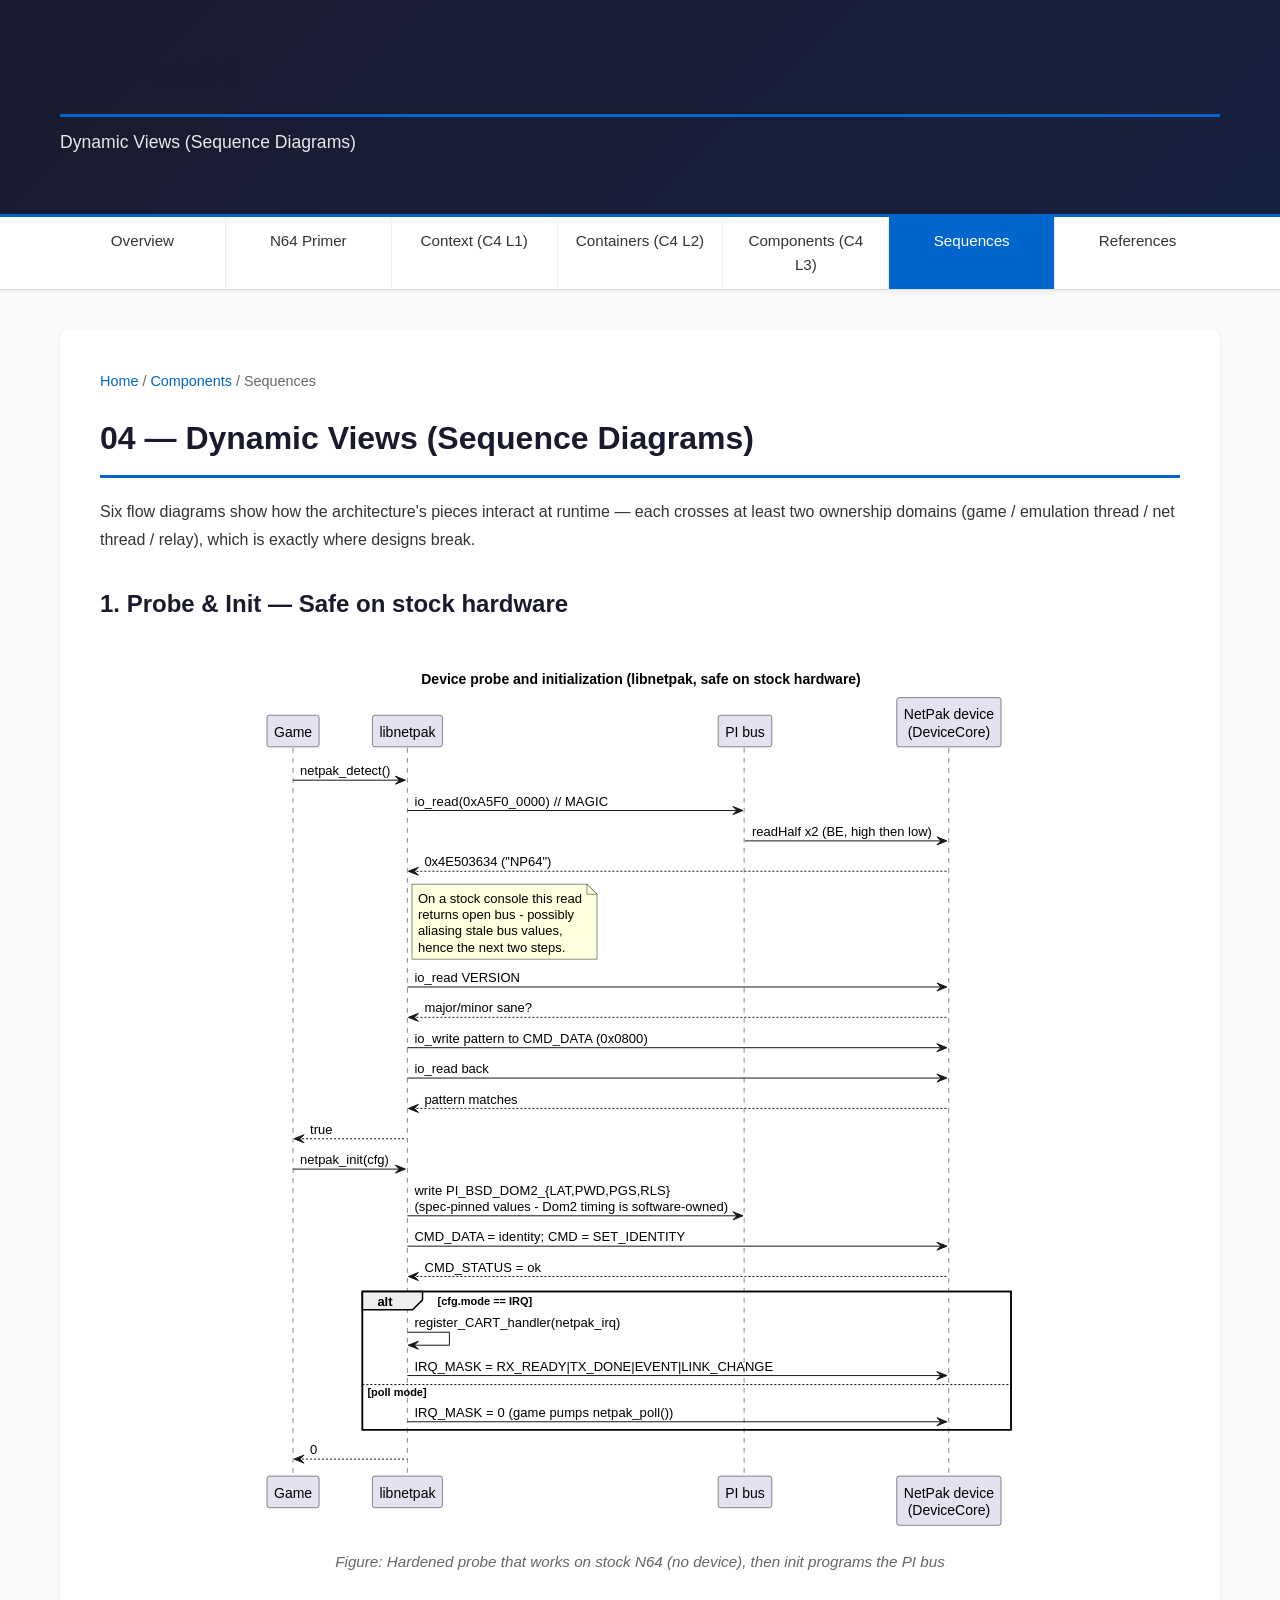
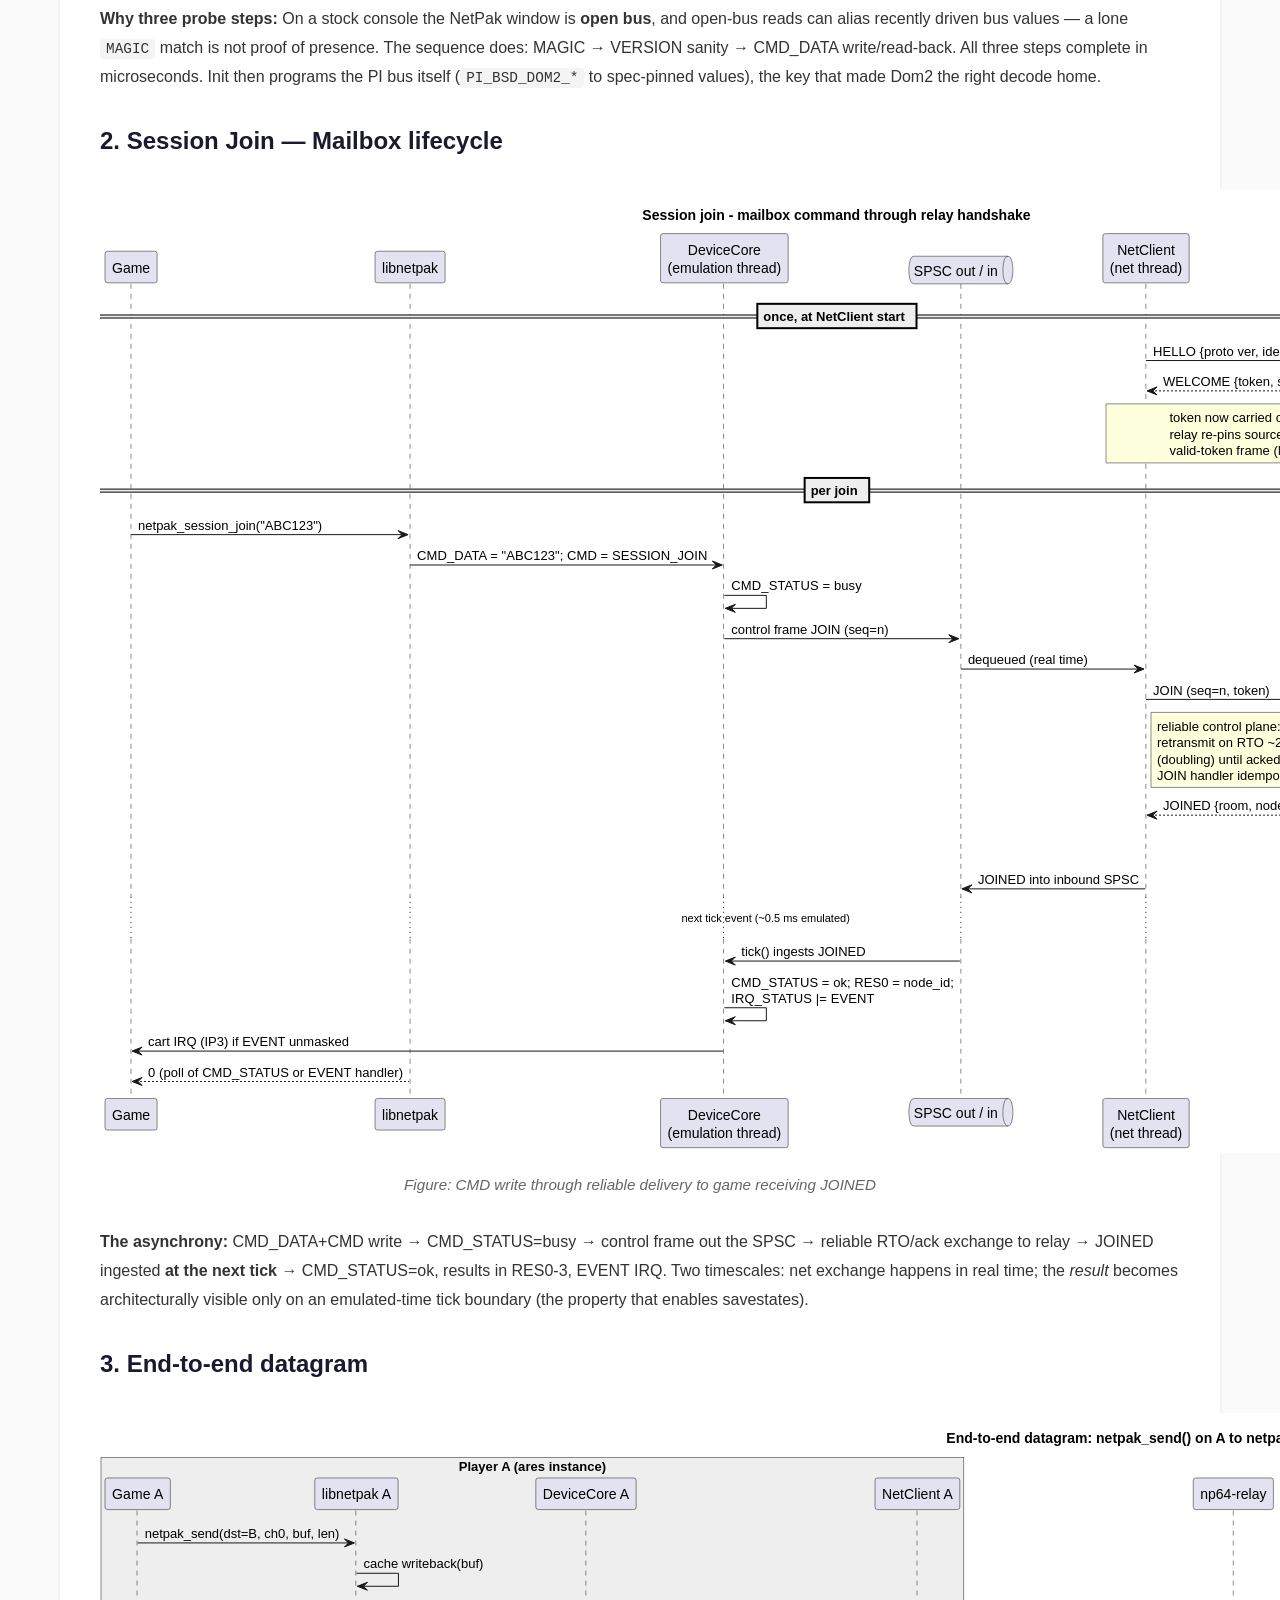
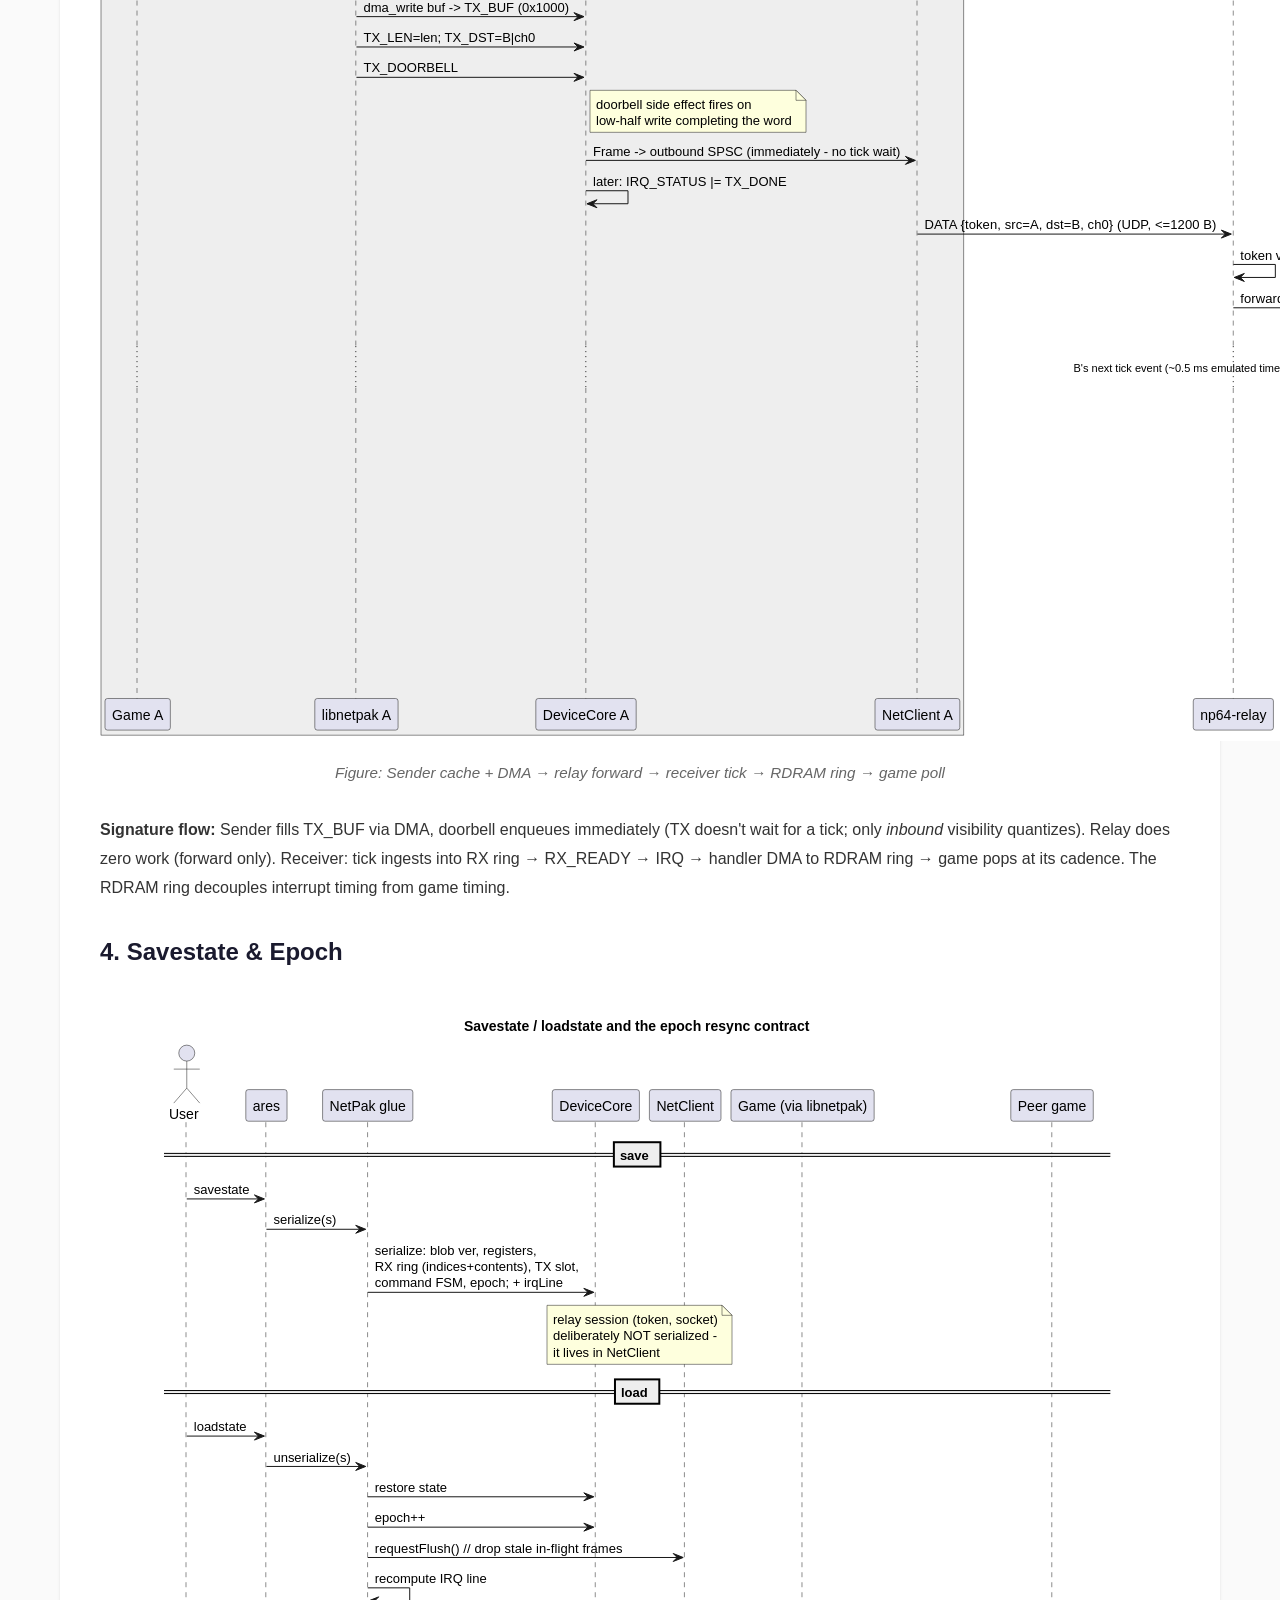
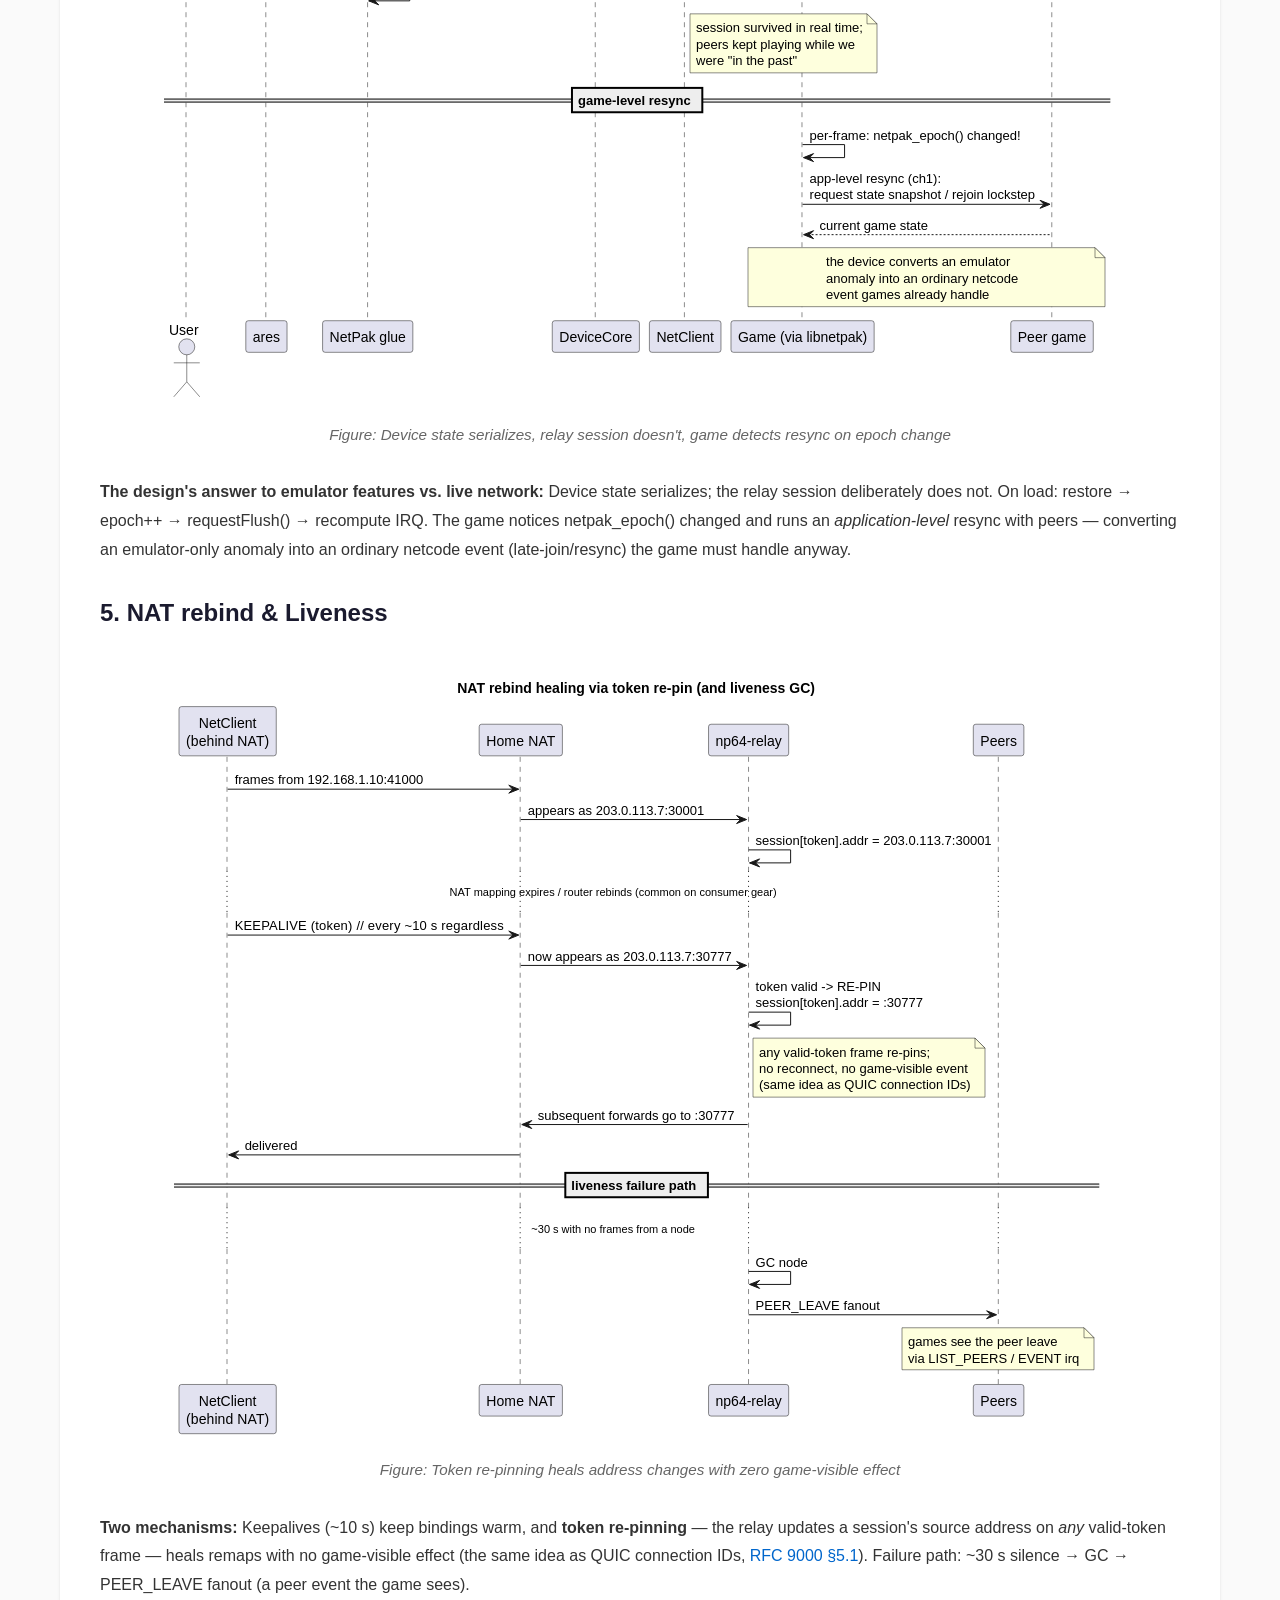
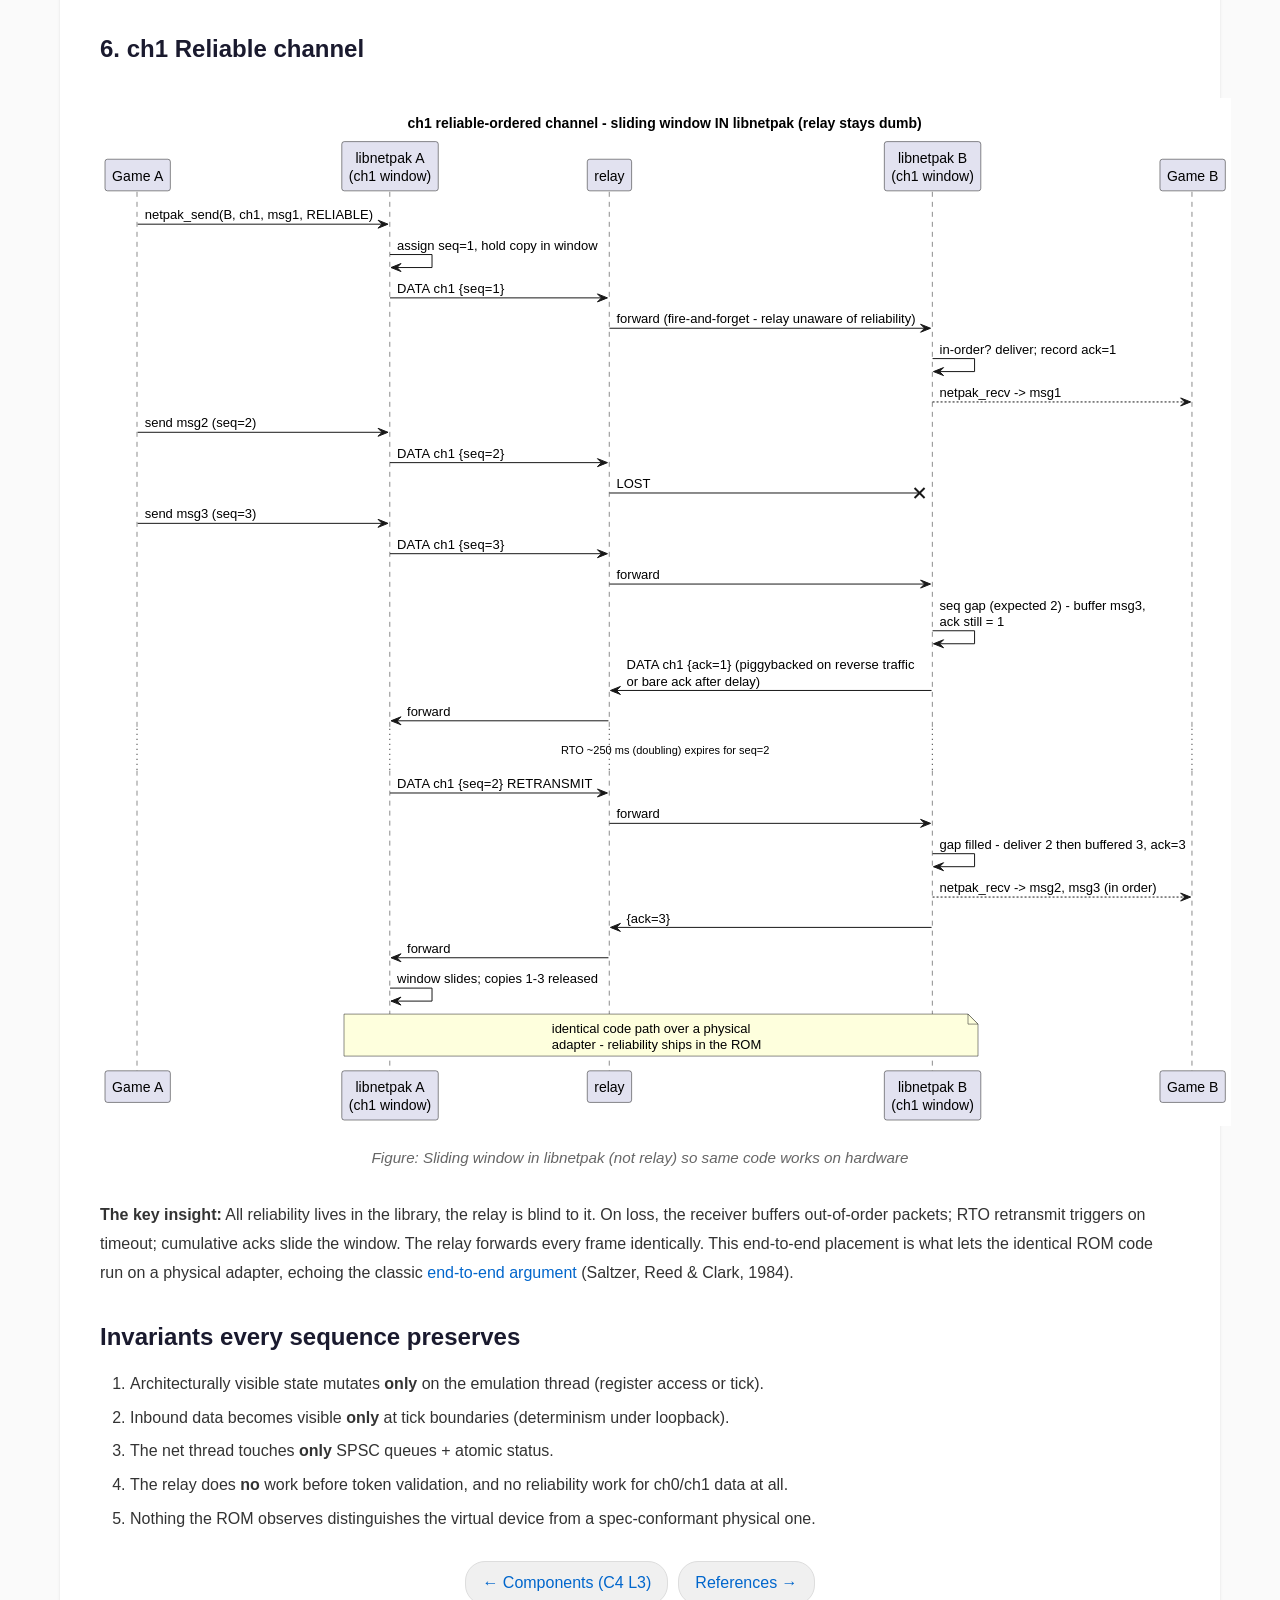
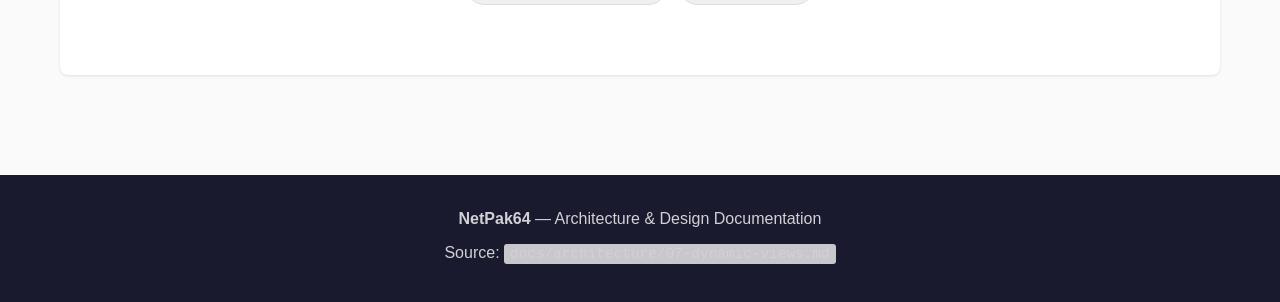
<file: docs/web/04-dynamic.html>
<!DOCTYPE html>
<html lang="en">
<head>
  <meta charset="UTF-8">
  <meta name="viewport" content="width=device-width, initial-scale=1.0">
  <title>Dynamic Views (Sequences) — NetPak64</title>
  <link rel="stylesheet" href="assets/style.css">
</head>
<body>
  <header>
    <div class="container">
      <h1>NetPak64</h1>
      <p>Dynamic Views (Sequence Diagrams)</p>
    </div>
  </header>

  <nav>
    <div class="container">
      <a href="index.html">Overview</a>
      <a href="00-primer.html">N64 Primer</a>
      <a href="01-context.html">Context (C4 L1)</a>
      <a href="02-containers.html">Containers (C4 L2)</a>
      <a href="03-components.html">Components (C4 L3)</a>
      <a href="04-dynamic.html" class="active">Sequences</a>
      <a href="05-references.html">References</a>
    </div>
  </nav>

  <main>
    <div class="container">
      <div class="content">
        <div class="breadcrumb"><a href="index.html">Home</a> / <a href="03-components.html">Components</a> / Sequences</div>

        <h1>04 — Dynamic Views (Sequence Diagrams)</h1>

        <p>Six flow diagrams show how the architecture's pieces interact at runtime — each crosses at least two ownership domains (game / emulation thread / net thread / relay), which is exactly where designs break.</p>

        <h2>1. Probe & Init — Safe on stock hardware</h2>

        <div class="diagram">
          <img src="../architecture/diagrams/seq-probe-init.svg" alt="Probe and initialization sequence">
          <p class="diagram-caption">Figure: Hardened probe that works on stock N64 (no device), then init programs the PI bus</p>
        </div>

        <p><strong>Why three probe steps:</strong> On a stock console the NetPak window is <strong>open bus</strong>, and open-bus reads can alias recently driven bus values — a lone <code>MAGIC</code> match is not proof of presence. The sequence does: MAGIC → VERSION sanity → CMD_DATA write/read-back. All three steps complete in microseconds. Init then programs the PI bus itself (<code>PI_BSD_DOM2_*</code> to spec-pinned values), the key that made Dom2 the right decode home.</p>

        <h2>2. Session Join — Mailbox lifecycle</h2>

        <div class="diagram">
          <img src="../architecture/diagrams/seq-session-join.svg" alt="Session join mailbox command">
          <p class="diagram-caption">Figure: CMD write through reliable delivery to game receiving JOINED</p>
        </div>

        <p><strong>The asynchrony:</strong> CMD_DATA+CMD write → CMD_STATUS=busy → control frame out the SPSC → reliable RTO/ack exchange to relay → JOINED ingested <strong>at the next tick</strong> → CMD_STATUS=ok, results in RES0-3, EVENT IRQ. Two timescales: net exchange happens in real time; the <em>result</em> becomes architecturally visible only on an emulated-time tick boundary (the property that enables savestates).</p>

        <h2>3. End-to-end datagram</h2>

        <div class="diagram">
          <img src="../architecture/diagrams/seq-data-path.svg" alt="Data path: send to receive">
          <p class="diagram-caption">Figure: Sender cache + DMA → relay forward → receiver tick → RDRAM ring → game poll</p>
        </div>

        <p><strong>Signature flow:</strong> Sender fills TX_BUF via DMA, doorbell enqueues immediately (TX doesn't wait for a tick; only <em>inbound</em> visibility quantizes). Relay does zero work (forward only). Receiver: tick ingests into RX ring → RX_READY → IRQ → handler DMA to RDRAM ring → game pops at its cadence. The RDRAM ring decouples interrupt timing from game timing.</p>

        <h2>4. Savestate & Epoch</h2>

        <div class="diagram">
          <img src="../architecture/diagrams/seq-savestate-epoch.svg" alt="Savestate and epoch resync">
          <p class="diagram-caption">Figure: Device state serializes, relay session doesn't, game detects resync on epoch change</p>
        </div>

        <p><strong>The design's answer to emulator features vs. live network:</strong> Device state serializes; the relay session deliberately does not. On load: restore → epoch++ → requestFlush() → recompute IRQ. The game notices netpak_epoch() changed and runs an <em>application-level</em> resync with peers — converting an emulator-only anomaly into an ordinary netcode event (late-join/resync) the game must handle anyway.</p>

        <h2>5. NAT rebind & Liveness</h2>

        <div class="diagram">
          <img src="../architecture/diagrams/seq-nat-rebind.svg" alt="NAT rebind healing">
          <p class="diagram-caption">Figure: Token re-pinning heals address changes with zero game-visible effect</p>
        </div>

        <p><strong>Two mechanisms:</strong> Keepalives (~10 s) keep bindings warm, and <strong>token re-pinning</strong> — the relay updates a session's source address on <em>any</em> valid-token frame — heals remaps with no game-visible effect (the same idea as QUIC connection IDs, <a href="https://www.rfc-editor.org/rfc/rfc9000#section-5.1">RFC 9000 §5.1</a>). Failure path: ~30 s silence → GC → PEER_LEAVE fanout (a peer event the game sees).</p>

        <h2>6. ch1 Reliable channel</h2>

        <div class="diagram">
          <img src="../architecture/diagrams/seq-ch1-reliable.svg" alt="ch1 reliable-ordered channel">
          <p class="diagram-caption">Figure: Sliding window in libnetpak (not relay) so same code works on hardware</p>
        </div>

        <p><strong>The key insight:</strong> All reliability lives in the library, the relay is blind to it. On loss, the receiver buffers out-of-order packets; RTO retransmit triggers on timeout; cumulative acks slide the window. The relay forwards every frame identically. This end-to-end placement is what lets the identical ROM code run on a physical adapter, echoing the classic <a href="https://web.mit.edu/Saltzer/www/publications/endtoend/endtoend.pdf">end-to-end argument</a> (Saltzer, Reed & Clark, 1984).</p>

        <h2>Invariants every sequence preserves</h2>

        <ol>
          <li>Architecturally visible state mutates <strong>only</strong> on the emulation thread (register access or tick).</li>
          <li>Inbound data becomes visible <strong>only</strong> at tick boundaries (determinism under loopback).</li>
          <li>The net thread touches <strong>only</strong> SPSC queues + atomic status.</li>
          <li>The relay does <strong>no</strong> work before token validation, and no reliability work for ch0/ch1 data at all.</li>
          <li>Nothing the ROM observes distinguishes the virtual device from a spec-conformant physical one.</li>
        </ol>

        <div class="section-nav">
          <a href="03-components.html">← Components (C4 L3)</a>
          <a href="05-references.html">References →</a>
        </div>
      </div>
    </div>
  </main>

  <footer>
    <div class="container">
      <p><strong>NetPak64</strong> — Architecture & Design Documentation</p>
      <p>Source: <code>docs/architecture/07-dynamic-views.md</code></p>
    </div>
  </footer>
</body>
</html>
</file>
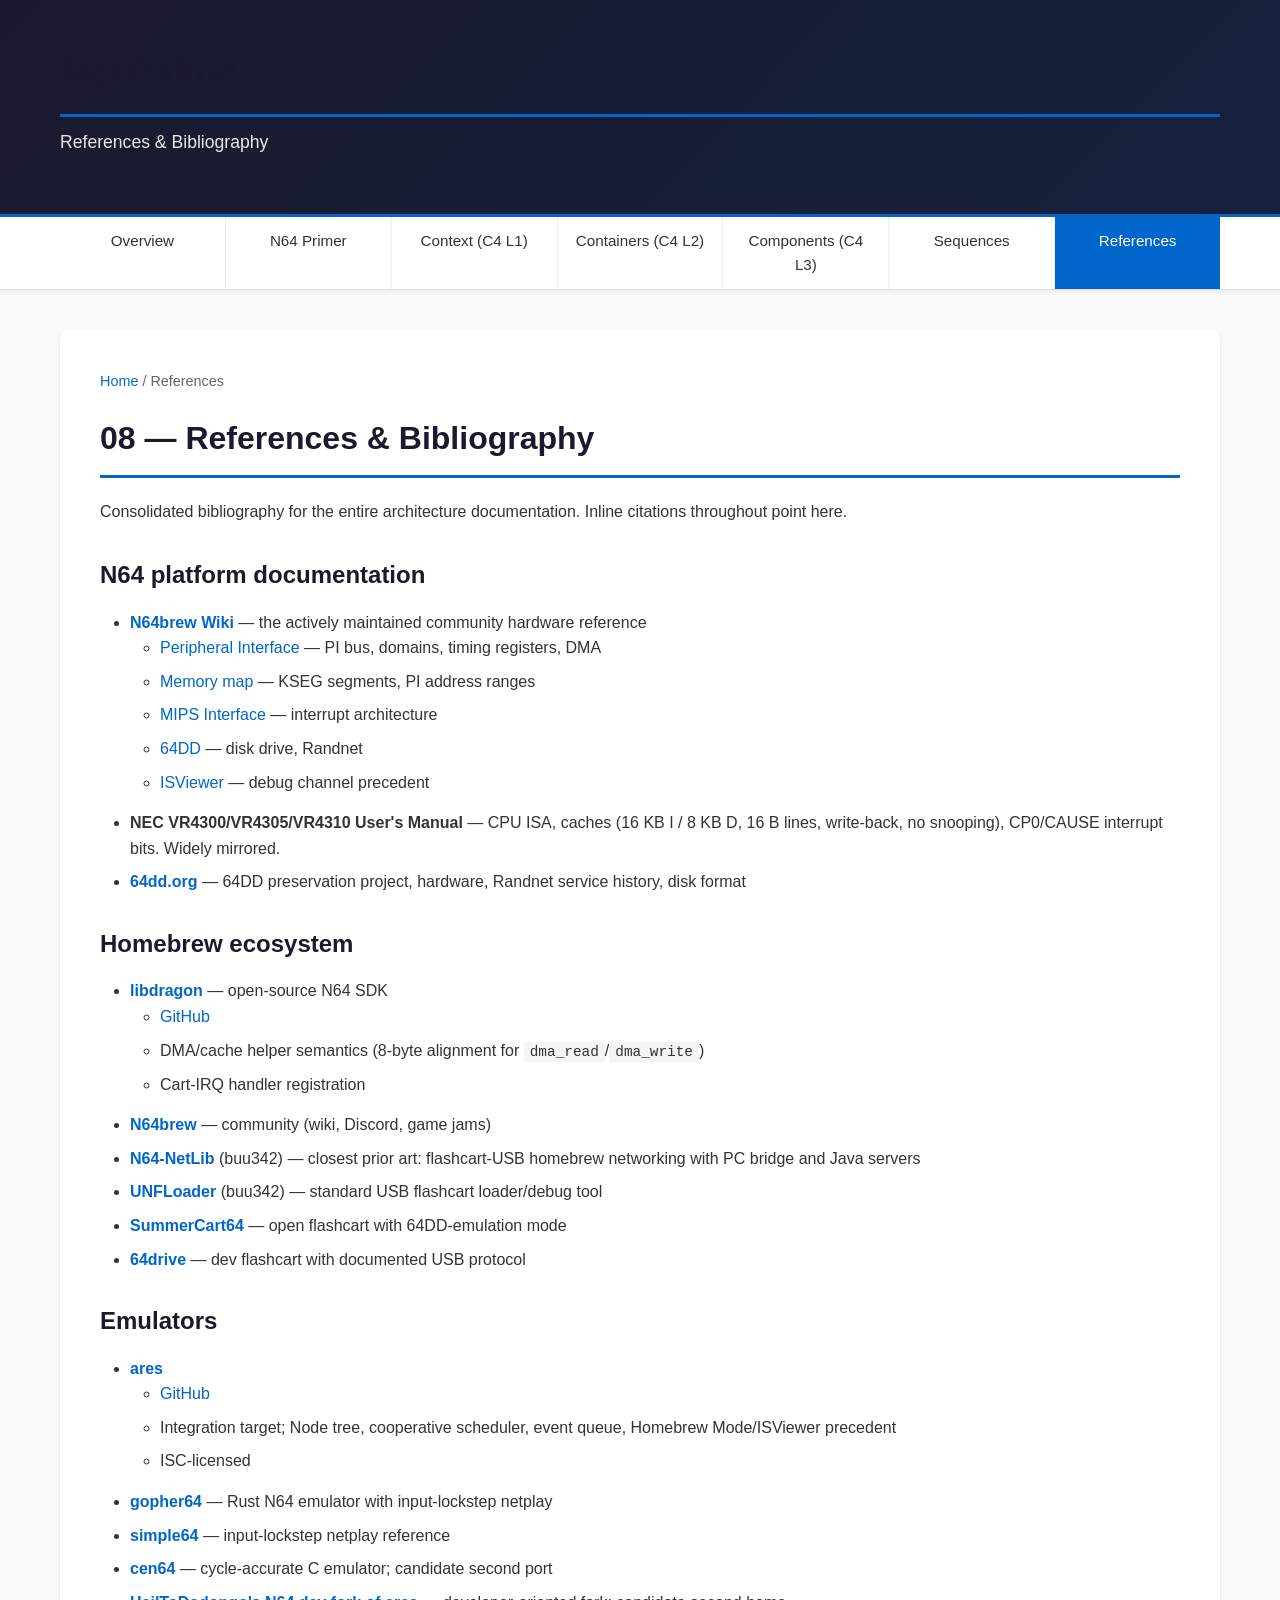
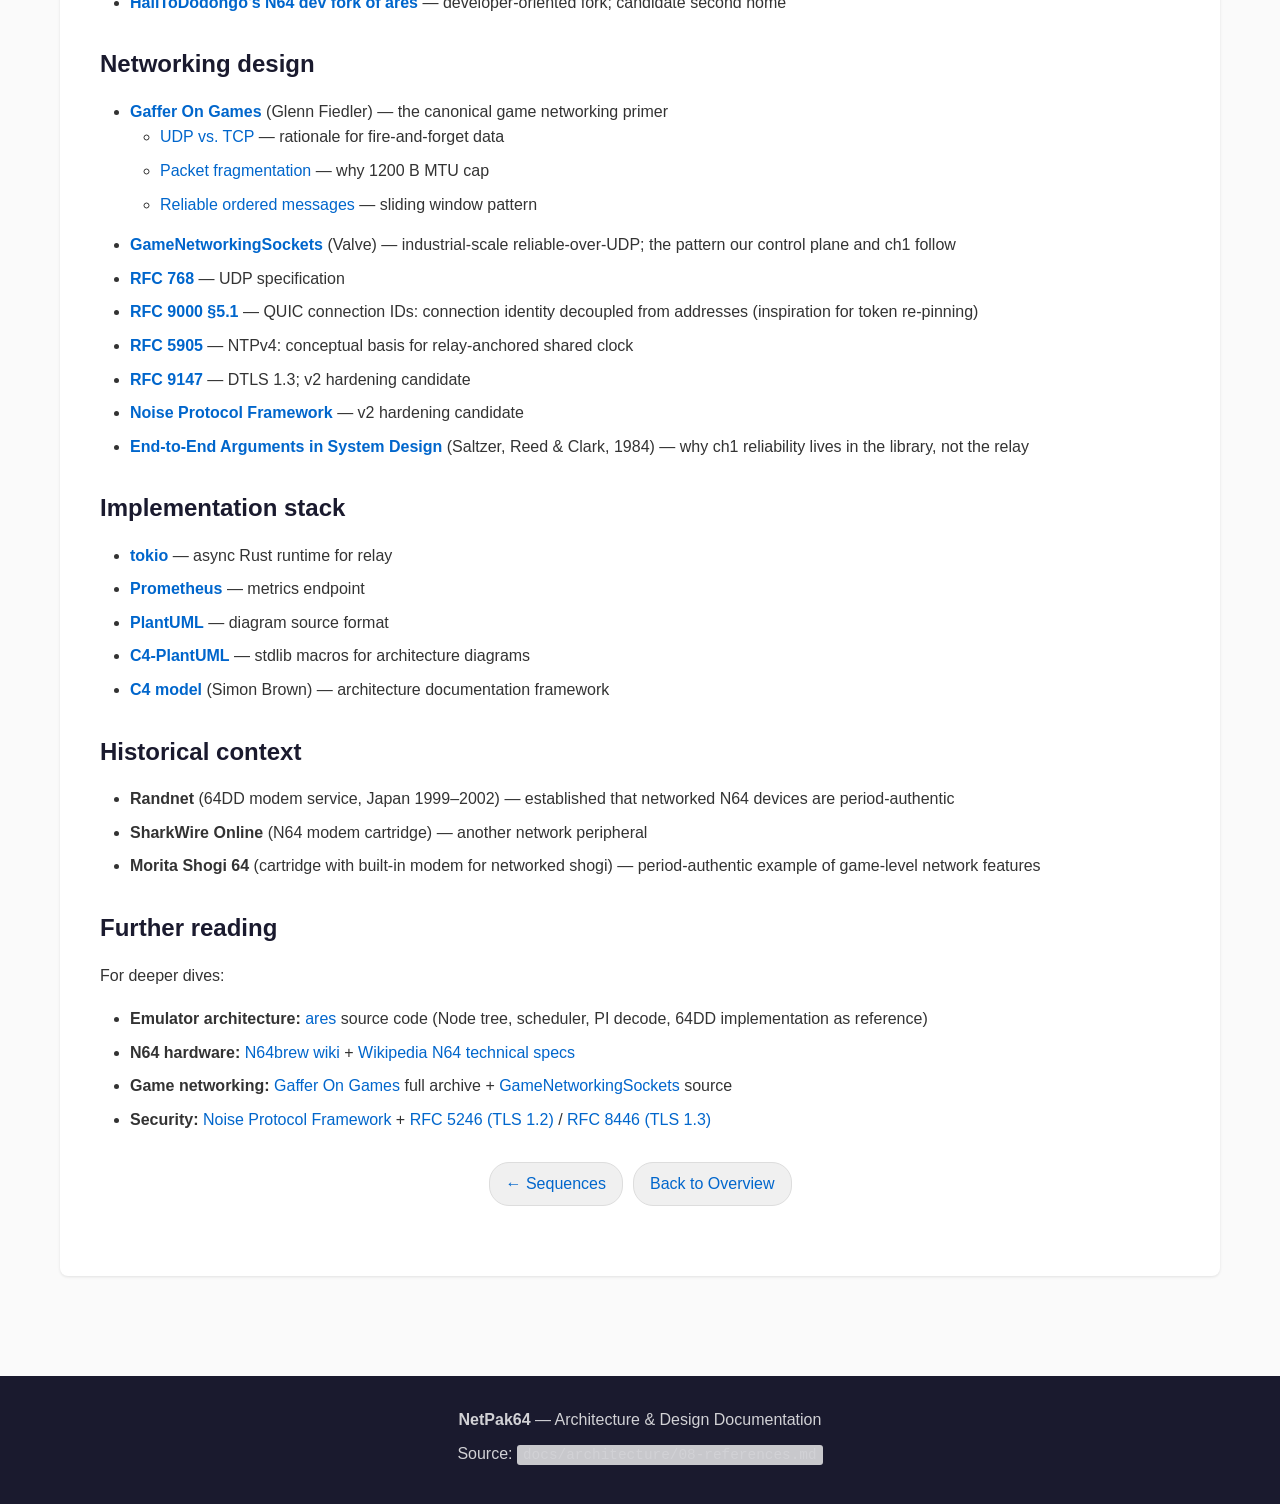
<file: docs/web/05-references.html>
<!DOCTYPE html>
<html lang="en">
<head>
  <meta charset="UTF-8">
  <meta name="viewport" content="width=device-width, initial-scale=1.0">
  <title>References & Bibliography — NetPak64</title>
  <link rel="stylesheet" href="assets/style.css">
</head>
<body>
  <header>
    <div class="container">
      <h1>NetPak64</h1>
      <p>References & Bibliography</p>
    </div>
  </header>

  <nav>
    <div class="container">
      <a href="index.html">Overview</a>
      <a href="00-primer.html">N64 Primer</a>
      <a href="01-context.html">Context (C4 L1)</a>
      <a href="02-containers.html">Containers (C4 L2)</a>
      <a href="03-components.html">Components (C4 L3)</a>
      <a href="04-dynamic.html">Sequences</a>
      <a href="05-references.html" class="active">References</a>
    </div>
  </nav>

  <main>
    <div class="container">
      <div class="content">
        <div class="breadcrumb"><a href="index.html">Home</a> / References</div>

        <h1>08 — References & Bibliography</h1>

        <p>Consolidated bibliography for the entire architecture documentation. Inline citations throughout point here.</p>

        <h2>N64 platform documentation</h2>

        <ul>
          <li><strong><a href="https://n64brew.dev/wiki/Main_Page">N64brew Wiki</a></strong> — the actively maintained community hardware reference
            <ul>
              <li><a href="https://n64brew.dev/wiki/Peripheral_Interface">Peripheral Interface</a> — PI bus, domains, timing registers, DMA</li>
              <li><a href="https://n64brew.dev/wiki/Memory_map">Memory map</a> — KSEG segments, PI address ranges</li>
              <li><a href="https://n64brew.dev/wiki/MIPS_Interface">MIPS Interface</a> — interrupt architecture</li>
              <li><a href="https://n64brew.dev/wiki/64DD">64DD</a> — disk drive, Randnet</li>
              <li><a href="https://n64brew.dev/wiki/ISViewer">ISViewer</a> — debug channel precedent</li>
            </ul>
          </li>
          <li><strong>NEC VR4300/VR4305/VR4310 User's Manual</strong> — CPU ISA, caches (16 KB I / 8 KB D, 16 B lines, write-back, no snooping), CP0/CAUSE interrupt bits. Widely mirrored.</li>
          <li><strong><a href="https://64dd.org">64dd.org</a></strong> — 64DD preservation project, hardware, Randnet service history, disk format</li>
        </ul>

        <h2>Homebrew ecosystem</h2>

        <ul>
          <li><strong><a href="https://libdragon.dev">libdragon</a></strong> — open-source N64 SDK
            <ul>
              <li><a href="https://github.com/DragonMinded/libdragon">GitHub</a></li>
              <li>DMA/cache helper semantics (8-byte alignment for <code>dma_read</code>/<code>dma_write</code>)</li>
              <li>Cart-IRQ handler registration</li>
            </ul>
          </li>
          <li><strong><a href="https://n64brew.dev">N64brew</a></strong> — community (wiki, Discord, game jams)</li>
          <li><strong><a href="https://github.com/buu342/N64-NetLib">N64-NetLib</a></strong> (buu342) — closest prior art: flashcart-USB homebrew networking with PC bridge and Java servers</li>
          <li><strong><a href="https://github.com/buu342/N64-UNFLoader">UNFLoader</a></strong> (buu342) — standard USB flashcart loader/debug tool</li>
          <li><strong><a href="https://github.com/Polprzewodnikowy/SummerCart64">SummerCart64</a></strong> — open flashcart with 64DD-emulation mode</li>
          <li><strong><a href="https://64drive.retroactive.be/">64drive</a></strong> — dev flashcart with documented USB protocol</li>
        </ul>

        <h2>Emulators</h2>

        <ul>
          <li><strong><a href="https://ares-emu.net">ares</a></strong>
            <ul>
              <li><a href="https://github.com/ares-emulator/ares">GitHub</a></li>
              <li>Integration target; Node tree, cooperative scheduler, event queue, Homebrew Mode/ISViewer precedent</li>
              <li>ISC-licensed</li>
            </ul>
          </li>
          <li><strong><a href="https://github.com/gopher64/gopher64">gopher64</a></strong> — Rust N64 emulator with input-lockstep netplay</li>
          <li><strong><a href="https://github.com/simple64/simple64">simple64</a></strong> — input-lockstep netplay reference</li>
          <li><strong><a href="https://github.com/n64dev/cen64">cen64</a></strong> — cycle-accurate C emulator; candidate second port</li>
          <li><strong><a href="https://github.com/HailToDodongo">HailToDodongo's N64 dev fork of ares</a></strong> — developer-oriented fork; candidate second home</li>
        </ul>

        <h2>Networking design</h2>

        <ul>
          <li><strong><a href="https://gafferongames.com/categories/game-networking/">Gaffer On Games</a></strong> (Glenn Fiedler) — the canonical game networking primer
            <ul>
              <li><a href="https://gafferongames.com/post/udp_vs_tcp/">UDP vs. TCP</a> — rationale for fire-and-forget data</li>
              <li><a href="https://gafferongames.com/post/packet_fragmentation_and_reassembly/">Packet fragmentation</a> — why 1200 B MTU cap</li>
              <li><a href="https://gafferongames.com/post/reliable_ordered_messages/">Reliable ordered messages</a> — sliding window pattern</li>
            </ul>
          </li>
          <li><strong><a href="https://github.com/ValveSoftware/GameNetworkingSockets">GameNetworkingSockets</a></strong> (Valve) — industrial-scale reliable-over-UDP; the pattern our control plane and ch1 follow</li>
          <li><strong><a href="https://www.rfc-editor.org/rfc/rfc768">RFC 768</a></strong> — UDP specification</li>
          <li><strong><a href="https://www.rfc-editor.org/rfc/rfc9000#section-5.1">RFC 9000 §5.1</a></strong> — QUIC connection IDs: connection identity decoupled from addresses (inspiration for token re-pinning)</li>
          <li><strong><a href="https://www.rfc-editor.org/rfc/rfc5905">RFC 5905</a></strong> — NTPv4: conceptual basis for relay-anchored shared clock</li>
          <li><strong><a href="https://www.rfc-editor.org/rfc/rfc9147">RFC 9147</a></strong> — DTLS 1.3; v2 hardening candidate</li>
          <li><strong><a href="https://noiseprotocol.org">Noise Protocol Framework</a></strong> — v2 hardening candidate</li>
          <li><strong><a href="https://web.mit.edu/Saltzer/www/publications/endtoend/endtoend.pdf">End-to-End Arguments in System Design</a></strong> (Saltzer, Reed & Clark, 1984) — why ch1 reliability lives in the library, not the relay</li>
        </ul>

        <h2>Implementation stack</h2>

        <ul>
          <li><strong><a href="https://tokio.rs">tokio</a></strong> — async Rust runtime for relay</li>
          <li><strong><a href="https://prometheus.io">Prometheus</a></strong> — metrics endpoint</li>
          <li><strong><a href="https://plantuml.com">PlantUML</a></strong> — diagram source format</li>
          <li><strong><a href="https://github.com/plantuml-stdlib/C4-PlantUML">C4-PlantUML</a></strong> — stdlib macros for architecture diagrams</li>
          <li><strong><a href="https://c4model.com">C4 model</a></strong> (Simon Brown) — architecture documentation framework</li>
        </ul>

        <h2>Historical context</h2>

        <ul>
          <li><strong>Randnet</strong> (64DD modem service, Japan 1999–2002) — established that networked N64 devices are period-authentic</li>
          <li><strong>SharkWire Online</strong> (N64 modem cartridge) — another network peripheral</li>
          <li><strong>Morita Shogi 64</strong> (cartridge with built-in modem for networked shogi) — period-authentic example of game-level network features</li>
        </ul>

        <h2>Further reading</h2>

        <p>For deeper dives:</p>

        <ul>
          <li><strong>Emulator architecture:</strong> <a href="https://ares-emu.net">ares</a> source code (Node tree, scheduler, PI decode, 64DD implementation as reference)</li>
          <li><strong>N64 hardware:</strong> <a href="https://n64brew.dev/wiki/Main_Page">N64brew wiki</a> + <a href="https://en.wikipedia.org/wiki/Nintendo_64_technical_specifications">Wikipedia N64 technical specs</a></li>
          <li><strong>Game networking:</strong> <a href="https://gafferongames.com">Gaffer On Games</a> full archive + <a href="https://github.com/ValveSoftware/GameNetworkingSockets">GameNetworkingSockets</a> source</li>
          <li><strong>Security:</strong> <a href="https://noiseprotocol.org">Noise Protocol Framework</a> + <a href="https://tools.ietf.org/html/rfc5246">RFC 5246 (TLS 1.2)</a> / <a href="https://tools.ietf.org/html/rfc8446">RFC 8446 (TLS 1.3)</a></li>
        </ul>

        <div class="section-nav">
          <a href="04-dynamic.html">← Sequences</a>
          <a href="index.html">Back to Overview</a>
        </div>
      </div>
    </div>
  </main>

  <footer>
    <div class="container">
      <p><strong>NetPak64</strong> — Architecture & Design Documentation</p>
      <p>Source: <code>docs/architecture/08-references.md</code></p>
    </div>
  </footer>
</body>
</html>
</file>
<file: docs/assets/showcase.css>
:root {
  --ink: #ecf2ed; --muted: #9ea9a3; --paper: #101417; --panel: #171d20;
  --line: #303a3e; --green: #8cf29d; --cyan: #68d7dc; --gold: #f4c964;
  --max: 1180px; color-scheme: dark;
  font-family: Inter, ui-sans-serif, system-ui, -apple-system, BlinkMacSystemFont, "Segoe UI", sans-serif;
  background: var(--paper); color: var(--ink); scroll-behavior: smooth;
}
* { box-sizing: border-box; }
body { margin: 0; background: var(--paper); line-height: 1.6; }
a { color: inherit; }
.skip-link { position: fixed; left: 1rem; top: -5rem; z-index: 20; padding: .65rem 1rem; background: var(--ink); color: var(--paper); }
.skip-link:focus { top: 1rem; }
.site-header { position: sticky; top: 0; z-index: 10; display: flex; align-items: center; gap: 2rem; min-height: 72px; padding: .8rem max(1.25rem, calc((100vw - var(--max)) / 2)); background: color-mix(in srgb, var(--paper) 88%, transparent); border-bottom: 1px solid rgba(255,255,255,.08); backdrop-filter: blur(18px); }
.brand { display: inline-flex; align-items: center; gap: .7rem; text-decoration: none; font-weight: 800; letter-spacing: -.02em; }
.brand-mark { display: grid; place-items: center; width: 2.25rem; aspect-ratio: 1; border: 1px solid var(--green); color: var(--green); font: 800 .75rem/1 ui-monospace, monospace; clip-path: polygon(12% 0,100% 0,100% 88%,88% 100%,0 100%,0 12%); }
nav { display: flex; gap: 1.35rem; margin-left: auto; }
nav a { color: var(--muted); text-decoration: none; font-size: .92rem; }
nav a:hover { color: var(--ink); }
.button { display: inline-flex; justify-content: center; align-items: center; min-height: 48px; padding: .7rem 1.1rem; border: 1px solid var(--green); background: var(--green); color: #09120c; text-decoration: none; font-weight: 800; box-shadow: 4px 4px 0 #31583a; transition: transform .15s ease, box-shadow .15s ease; }
.button:hover { transform: translate(2px,2px); box-shadow: 2px 2px 0 #31583a; }
.button-small { min-height: 38px; padding: .45rem .75rem; font-size: .86rem; box-shadow: none; }
.text-link { color: var(--green); font-weight: 700; text-decoration: none; }
.text-link:hover { text-decoration: underline; text-underline-offset: .25em; }
.hero { position: relative; isolation: isolate; display: grid; grid-template-columns: minmax(0,1.25fr) minmax(340px,.75fr); gap: clamp(2rem,6vw,6rem); align-items: center; min-height: calc(100svh - 72px); max-width: var(--max); margin: auto; padding: clamp(5rem,10vw,9rem) 1.25rem; }
.hero-grid { position: absolute; z-index: -2; inset: 0 calc((var(--max) - 100vw)/2); opacity: .24; background-image: linear-gradient(rgba(104,215,220,.09) 1px,transparent 1px),linear-gradient(90deg,rgba(104,215,220,.09) 1px,transparent 1px); background-size: 44px 44px; mask-image: linear-gradient(to bottom,#000,transparent 86%); }
.hero::after { content: ""; position: absolute; z-index: -1; width: 34rem; height: 34rem; left: 8%; top: 12%; border-radius: 50%; background: rgba(53,186,114,.11); filter: blur(90px); }
.eyebrow,.section-kicker { margin: 0 0 .9rem; color: var(--cyan); font: 800 .76rem/1.2 ui-monospace,SFMono-Regular,Consolas,monospace; letter-spacing: .13em; text-transform: uppercase; }
h1,h2,h3,p { text-wrap: pretty; }
h1 { max-width: 820px; margin: 0; font-size: clamp(3.2rem,7.3vw,6.5rem); line-height: .94; letter-spacing: -.065em; }
h1 em { color: var(--green); font-style: normal; }
.lede { max-width: 760px; margin: 2rem 0 0; color: #c5ceca; font-size: clamp(1.05rem,2vw,1.28rem); }
.hero-actions { display: flex; align-items: center; gap: 1.5rem; margin-top: 2.2rem; }
.hero-facts { display: grid; grid-template-columns: repeat(4,1fr); gap: 1px; list-style: none; margin: 4rem 0 0; padding: 1px; background: var(--line); }
.hero-facts li { display: flex; flex-direction: column; padding: 1rem; background: var(--paper); }
.hero-facts strong { font: 800 1.1rem/1.2 ui-monospace,monospace; }
.hero-facts span { margin-top: .25rem; color: var(--muted); font-size: .72rem; }
.hero-console { overflow: hidden; border: 1px solid #445158; background: #0a0d0e; box-shadow: 20px 24px 0 rgba(0,0,0,.22); transform: rotate(1.2deg); }
.console-bar { display: flex; gap: .42rem; align-items: center; padding: .7rem .8rem; border-bottom: 1px solid #2a3235; background: #181e20; }
.console-bar span { width: .65rem; aspect-ratio: 1; border-radius: 50%; background: #536066; }
.console-bar b { margin-left: auto; color: #7f8d92; font: 500 .7rem/1 ui-monospace,monospace; }
.hero-console pre { overflow: auto; margin: 0; padding: 1.3rem; color: #d7e1dc; font: 500 clamp(.67rem,1.15vw,.84rem)/1.9 ui-monospace,SFMono-Regular,Consolas,monospace; }
.dim { color: #667177; } .cyan { color: var(--cyan); } .green { color: var(--green); } .gold { color: var(--gold); }
.section { max-width: var(--max); margin: auto; padding: clamp(5rem,10vw,9rem) 1.25rem; }
.statement { max-width: 930px; text-align: center; }
.statement h2,.section-heading h2,.source-panel h2 { margin: 0; font-size: clamp(2.4rem,5vw,4.7rem); line-height: 1; letter-spacing: -.05em; }
.statement > p:last-child { max-width: 760px; margin: 2rem auto 0; color: var(--muted); font-size: 1.12rem; }
.section-heading { display: grid; grid-template-columns: 1.35fr .65fr; gap: 4rem; align-items: end; margin-bottom: 3rem; }
.section-heading > p { margin: 0; color: var(--muted); }
.proof { max-width: none; padding-left: max(1.25rem,calc((100vw - var(--max))/2)); padding-right: max(1.25rem,calc((100vw - var(--max))/2)); background: #0b0f11; }
.featured-demo { display: grid; grid-template-columns: 1.4fr .6fr; gap: 2rem; align-items: center; }
.video-shell { position: relative; padding: .55rem; border: 1px solid var(--line); background: #050607; }
video { display: block; width: 100%; background: #030404; }
.video-label { position: absolute; left: 1.2rem; top: 1.2rem; padding: .35rem .55rem; background: rgba(8,12,13,.82); border: 1px solid rgba(255,255,255,.16); color: #dce5e0; font: 700 .65rem/1.2 ui-monospace,monospace; text-transform: uppercase; letter-spacing: .08em; }
.demo-copy { padding: 1rem; }
.demo-copy h3,.demo-card h3 { margin: 0; font-size: clamp(1.7rem,3vw,2.6rem); line-height: 1.05; letter-spacing: -.035em; }
.demo-copy > p:not(.eyebrow),.demo-card p { color: var(--muted); }
.check-list { list-style: none; margin: 1.4rem 0 0; padding: 0; }
.check-list li { position: relative; padding: .55rem 0 .55rem 1.6rem; border-top: 1px solid var(--line); font-size: .92rem; }
.check-list li::before { content: "✓"; position: absolute; left: 0; color: var(--green); font-weight: 900; }
.demo-grid { display: grid; grid-template-columns: repeat(2,1fr); gap: 1.5rem; margin-top: 1.5rem; }
.demo-card { border: 1px solid var(--line); background: var(--panel); }
.demo-card > div { padding: 1.5rem; }
.demo-card h3 { font-size: 1.55rem; }
.demo-card p:last-child { margin-bottom: 0; }
.metric-grid { display: grid; grid-template-columns: repeat(4,1fr); gap: 1px; background: var(--line); border: 1px solid var(--line); }
.metric { min-height: 190px; display: flex; flex-direction: column; justify-content: space-between; padding: 1.5rem; background: var(--panel); }
.metric strong { color: var(--green); font: 800 clamp(2.2rem,4vw,4rem)/1 ui-monospace,monospace; letter-spacing: -.06em; }
.metric span { max-width: 12rem; color: var(--muted); }
.evidence-note { display: flex; justify-content: space-between; align-items: center; gap: 2rem; margin-top: 1rem; padding: 1.1rem 1.4rem; border-left: 3px solid var(--cyan); background: rgba(104,215,220,.06); }
.evidence-note p { margin: 0; }
.pipeline { display: grid; grid-template-columns: 1fr auto 1fr auto 1fr auto 1fr auto 1fr; align-items: center; gap: .8rem; padding: 1.4rem; border: 1px solid var(--line); background: #0b0f11; }
.pipeline div { min-width: 0; padding: 1rem; border: 1px solid var(--line); background: var(--panel); text-align: center; }
.pipeline b,.pipeline span { display: block; }
.pipeline b { color: var(--green); }
.pipeline span { margin-top: .2rem; color: var(--muted); font-size: .75rem; }
.pipeline i { color: var(--cyan); font-style: normal; }
.capability-grid { display: grid; grid-template-columns: repeat(3,1fr); gap: 1rem; margin-top: 1rem; }
.capability-grid article { min-height: 230px; padding: 1.5rem; border: 1px solid var(--line); background: var(--panel); }
.capability-grid article > span { color: var(--cyan); font: 700 .75rem/1 ui-monospace,monospace; }
.capability-grid h3 { margin: 2.5rem 0 .5rem; font-size: 1.25rem; }
.capability-grid p { margin: 0; color: var(--muted); }
.milestones { max-width: 960px; }
.timeline { list-style: none; margin: 0; padding: 0; }
.timeline li { display: grid; grid-template-columns: 72px 1fr auto; gap: 1.5rem; align-items: start; padding: 1.7rem 0; border-top: 1px solid var(--line); }
.timeline li > span { display: grid; place-items: center; width: 56px; height: 34px; border: 1px solid var(--line); color: var(--muted); font: 800 .75rem/1 ui-monospace,monospace; }
.timeline h3 { margin: 0; font-size: 1.15rem; }
.timeline p { margin: .35rem 0 0; color: var(--muted); }
.timeline li > b { padding-top: .25rem; color: var(--muted); font: 700 .72rem/1.2 ui-monospace,monospace; text-transform: uppercase; }
.timeline .done > span,.timeline .done > b { color: var(--green); border-color: rgba(140,242,157,.35); }
.timeline .active > span,.timeline .active > b { color: var(--gold); border-color: rgba(244,201,100,.4); }
.source-panel { display: grid; grid-template-columns: .85fr 1.15fr; gap: 4rem; padding: clamp(2rem,5vw,4.5rem); background: var(--green); color: #0b110d; }
.source-panel .section-kicker { color: #24552d; }
.source-panel p { max-width: 34rem; }
.repo-list { display: grid; grid-template-columns: repeat(2,1fr); align-content: start; border-top: 1px solid rgba(0,0,0,.25); }
.repo-list a { display: flex; flex-direction: column; min-height: 104px; padding: 1rem .6rem; border-bottom: 1px solid rgba(0,0,0,.25); text-decoration: none; }
.repo-list a:nth-child(odd) { border-right: 1px solid rgba(0,0,0,.25); padding-right: 1.2rem; }
.repo-list a:nth-child(even) { padding-left: 1.2rem; }
.repo-list a:hover { background: rgba(255,255,255,.2); }
.repo-list b { font: 800 1rem/1.2 ui-monospace,monospace; }
.repo-list span { margin-top: .35rem; font-size: .82rem; opacity: .72; }
.legal { max-width: 920px; margin: 1.5rem auto 0; color: var(--muted); font-size: .78rem; text-align: center; }
footer { display: flex; justify-content: space-between; gap: 2rem; max-width: var(--max); margin: auto; padding: 2rem 1.25rem 4rem; border-top: 1px solid var(--line); color: var(--muted); font-size: .85rem; }
footer p { margin: 0; }
footer a { color: var(--ink); text-decoration: none; }
.reveal { opacity: 1; transform: none; }
.reveal.visible { opacity: 1; transform: none; }
@media (prefers-reduced-motion: reduce) { :root { scroll-behavior: auto; } .reveal { opacity: 1; transform: none; transition: none; } .button { transition: none; } }
@media (max-width: 900px) {
  .hero-grid { inset: 0; }
  .hero::after { width: min(34rem,80vw); height: min(34rem,80vw); }
  nav { display: none; } .hero { grid-template-columns: 1fr; min-height: auto; } .hero-console { max-width: 620px; transform: none; }
  .featured-demo,.section-heading,.source-panel { grid-template-columns: 1fr; gap: 2rem; } .metric-grid { grid-template-columns: repeat(2,1fr); }
  .capability-grid { grid-template-columns: repeat(2,1fr); } .pipeline { grid-template-columns: 1fr; } .pipeline i { transform: rotate(90deg); text-align: center; }
}
@media (max-width: 620px) {
  .site-header .button { display: none; } .site-header { min-height: 62px; } h1 { font-size: clamp(2.9rem,15vw,4.2rem); } .hero { padding-top: 4rem; }
  .hero-facts,.demo-grid,.metric-grid,.capability-grid,.repo-list { grid-template-columns: 1fr; }
  .repo-list a:nth-child(odd) { border-right: 0; padding-right: .6rem; } .repo-list a:nth-child(even) { padding-left: .6rem; }
  .hero-actions,.evidence-note,footer { align-items: flex-start; flex-direction: column; } .timeline li { grid-template-columns: 56px 1fr; gap: 1rem; } .timeline li > b { grid-column: 2; }
}
</file>
<file: docs/web/assets/style.css>
* {
  margin: 0;
  padding: 0;
  box-sizing: border-box;
}

body {
  font-family: -apple-system, BlinkMacSystemFont, "Segoe UI", Roboto, "Helvetica Neue", Arial, sans-serif;
  line-height: 1.6;
  color: #333;
  background: #fafafa;
}

a {
  color: #0066cc;
  text-decoration: none;
}

a:hover {
  text-decoration: underline;
}

.container {
  max-width: 1200px;
  margin: 0 auto;
  padding: 0 20px;
}

header {
  background: linear-gradient(135deg, #1a1a2e 0%, #16213e 100%);
  color: white;
  padding: 40px 0;
  border-bottom: 3px solid #0066cc;
}

header h1 {
  font-size: 2.5em;
  margin-bottom: 10px;
  font-weight: 700;
}

header p {
  font-size: 1.1em;
  opacity: 0.9;
}

nav {
  background: #fff;
  border-bottom: 1px solid #ddd;
  position: sticky;
  top: 0;
  z-index: 100;
  box-shadow: 0 2px 4px rgba(0, 0, 0, 0.05);
}

nav .container {
  display: flex;
  gap: 0;
}

nav a {
  flex: 1;
  padding: 12px 16px;
  color: #333;
  border-right: 1px solid #eee;
  text-align: center;
  font-size: 0.95em;
  transition: background 0.2s;
}

nav a:last-child {
  border-right: none;
}

nav a:hover {
  background: #f0f0f0;
  text-decoration: none;
}

nav a.active {
  background: #0066cc;
  color: white;
}

main {
  padding: 40px 0;
}

.content {
  background: white;
  padding: 40px;
  border-radius: 8px;
  box-shadow: 0 1px 3px rgba(0, 0, 0, 0.1);
}

h1 {
  font-size: 2em;
  margin-bottom: 20px;
  color: #1a1a2e;
  border-bottom: 3px solid #0066cc;
  padding-bottom: 10px;
}

h2 {
  font-size: 1.5em;
  margin-top: 30px;
  margin-bottom: 15px;
  color: #1a1a2e;
}

h2:first-child {
  margin-top: 0;
}

h3 {
  font-size: 1.2em;
  margin-top: 20px;
  margin-bottom: 10px;
  color: #333;
}

p {
  margin-bottom: 15px;
  line-height: 1.8;
}

ul, ol {
  margin-left: 30px;
  margin-bottom: 15px;
}

li {
  margin-bottom: 8px;
}

table {
  width: 100%;
  border-collapse: collapse;
  margin: 20px 0;
}

th, td {
  border: 1px solid #ddd;
  padding: 12px;
  text-align: left;
}

th {
  background: #f5f5f5;
  font-weight: 600;
}

tr:nth-child(even) {
  background: #fafafa;
}

code {
  background: #f4f4f4;
  padding: 2px 6px;
  border-radius: 3px;
  font-family: 'Monaco', 'Courier New', monospace;
  font-size: 0.9em;
}

pre {
  background: #f4f4f4;
  padding: 15px;
  border-radius: 5px;
  overflow-x: auto;
  margin: 20px 0;
  border-left: 4px solid #0066cc;
}

pre code {
  background: none;
  padding: 0;
}

.diagram {
  margin: 30px 0;
  text-align: center;
}

.diagram svg {
  max-width: 100%;
  height: auto;
  border: 1px solid #ddd;
  border-radius: 5px;
  background: white;
}

.diagram-caption {
  margin-top: 10px;
  font-style: italic;
  color: #666;
  font-size: 0.95em;
}

.callout {
  background: #e3f2fd;
  border-left: 4px solid #0066cc;
  padding: 15px;
  margin: 20px 0;
  border-radius: 3px;
}

.callout strong {
  color: #0066cc;
}

.grid {
  display: grid;
  grid-template-columns: repeat(auto-fit, minmax(250px, 1fr));
  gap: 20px;
  margin: 20px 0;
}

.card {
  background: white;
  border: 1px solid #ddd;
  padding: 20px;
  border-radius: 5px;
  transition: box-shadow 0.2s;
}

.card:hover {
  box-shadow: 0 4px 12px rgba(0, 0, 0, 0.1);
}

.card h3 {
  margin-top: 0;
}

.intro-hero {
  background: linear-gradient(135deg, rgba(26, 26, 46, 0.95) 0%, rgba(22, 33, 62, 0.95) 100%);
  color: white;
  padding: 60px 0;
  margin: -40px -40px 40px -40px;
}

.intro-hero h2 {
  color: white;
  border: none;
  padding-bottom: 0;
  font-size: 1.8em;
  margin-top: 0;
}

.intro-hero p {
  font-size: 1.1em;
  opacity: 0.95;
}

.stats {
  display: grid;
  grid-template-columns: repeat(auto-fit, minmax(150px, 1fr));
  gap: 20px;
  margin: 30px 0;
}

.stat {
  background: #f5f5f5;
  padding: 20px;
  border-radius: 5px;
  text-align: center;
}

.stat-number {
  font-size: 2em;
  font-weight: 700;
  color: #0066cc;
}

.stat-label {
  color: #666;
  margin-top: 5px;
  font-size: 0.95em;
}

footer {
  background: #1a1a2e;
  color: white;
  padding: 30px 0;
  margin-top: 60px;
  text-align: center;
}

footer p {
  margin-bottom: 5px;
  opacity: 0.8;
}

.breadcrumb {
  font-size: 0.9em;
  color: #666;
  margin-bottom: 20px;
}

.breadcrumb a {
  color: #0066cc;
}

.section-nav {
  display: flex;
  gap: 10px;
  margin: 30px 0;
  flex-wrap: wrap;
  justify-content: center;
}

.section-nav a {
  display: inline-block;
  padding: 8px 16px;
  background: #f0f0f0;
  border-radius: 20px;
  color: #0066cc;
  border: 1px solid #ddd;
  transition: all 0.2s;
}

.section-nav a:hover {
  background: #0066cc;
  color: white;
  text-decoration: none;
}

@media (max-width: 768px) {
  header h1 {
    font-size: 1.8em;
  }

  nav .container {
    flex-wrap: wrap;
  }

  nav a {
    flex: 0 1 calc(50% - 5px);
  }

  .content {
    padding: 20px;
  }

  h1 {
    font-size: 1.5em;
  }

  h2 {
    font-size: 1.2em;
  }

  table {
    font-size: 0.9em;
  }

  th, td {
    padding: 8px;
  }
}
</file>
<file: docs/assets/prototype-v0.4.css>
.prototype-intro { padding-top: 5rem; padding-bottom: 3rem; }
.prototype-intro h1 { max-width: 1050px; }
.lede { max-width: 950px; }
.scope-note { margin: 2rem 0 0; padding: 1.25rem 1.5rem; background: var(--panel); border-left: 3px solid var(--gold); color: var(--muted); }
.scope-note strong { color: var(--ink); }
.media-caption { color: var(--muted); font-size: .85rem; overflow-wrap: anywhere; }
.capture-grid,.detail-grid { display: grid; grid-template-columns: repeat(2,minmax(0,1fr)); gap: 1.5rem; }
.capture-card { margin: 0; border: 1px solid var(--line); background: var(--panel); min-width: 0; }
.capture-card img { display: block; width: 100%; height: auto; aspect-ratio: 4/3; object-fit: contain; background: #03070b; }
.capture-card a:focus-visible { outline: 3px solid var(--green); display: block; }
.capture-card figcaption { padding: 1.3rem; }
.capture-card h3 { margin: .45rem 0; font-size: 1.3rem; }
.capture-card p { color: var(--muted); margin-bottom: 0; }
.capture-version { color: var(--gold); font: 700 .75rem/1.2 ui-monospace,monospace; text-transform: uppercase; }
.transport-path { display: grid; grid-template-columns: repeat(4,minmax(0,1fr)); list-style: none; padding: 0; gap: 1px; background: var(--line); border: 1px solid var(--line); margin: 2rem 0; }
.transport-path li { padding: 1.2rem; background: var(--panel); }
.transport-path strong,.transport-path span { display: block; }
.transport-path span { margin-top: .7rem; font-size: .85rem; color: var(--muted); }
.detail-grid article { padding: 1.3rem; border-top: 1px solid var(--line); min-width: 0; }
.detail-grid h3 { margin-top: 0; }
.detail-grid li { margin: .5rem 0; }
details { padding: 1rem; border: 1px solid var(--line); margin-top: 2rem; }
summary { cursor: pointer; color: var(--green); font-weight: 700; }
.digest { overflow-wrap: anywhere; }
@media(max-width: 750px) { .capture-grid,.detail-grid,.transport-path { grid-template-columns: 1fr; } .prototype-intro { padding-top: 3rem; } }
</file>
